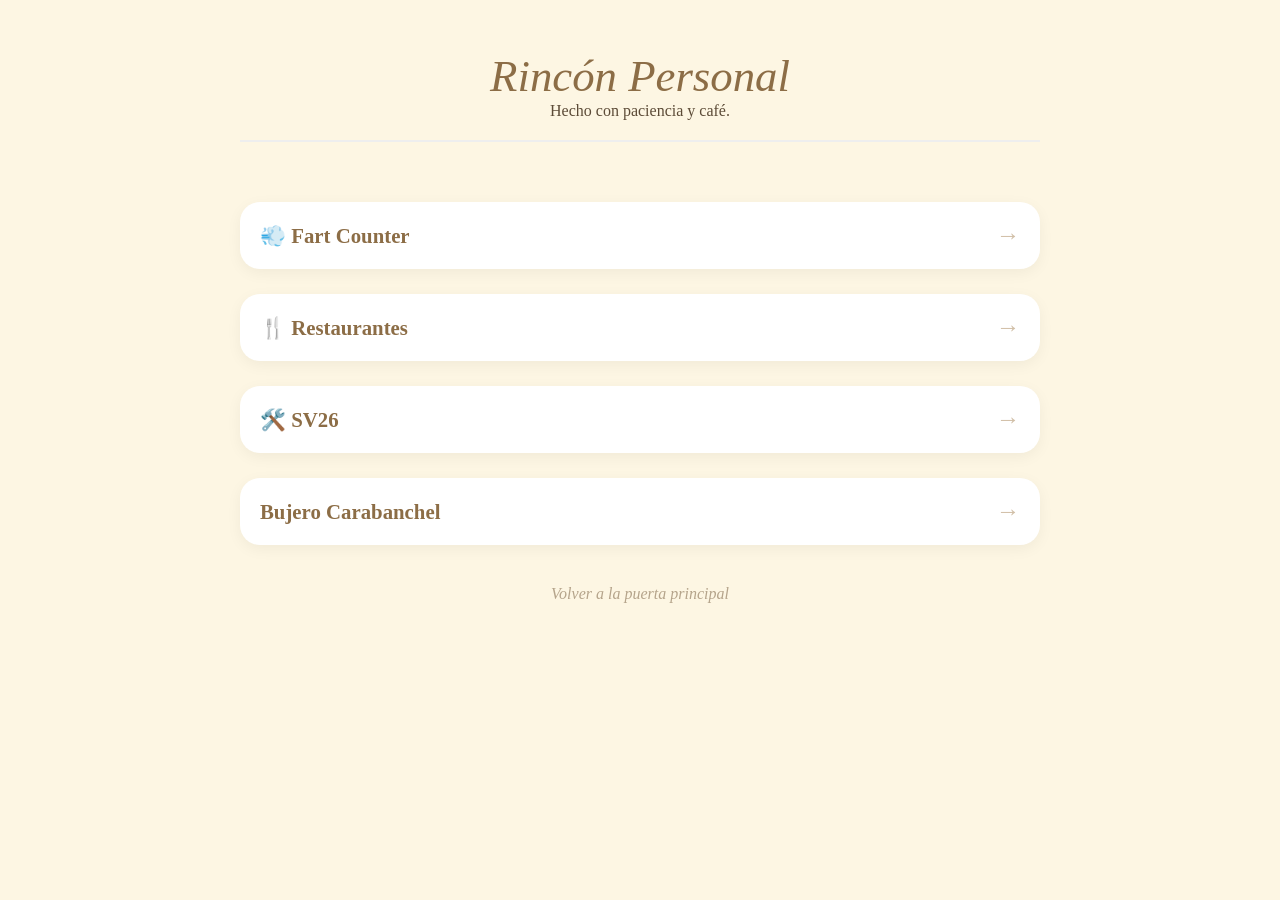
<file: index.html>
<!DOCTYPE html>
<html lang="es">
<head>
    <meta charset="UTF-8">
    <meta name="viewport" content="width=device-width, initial-scale=1.0">
    <title>Mis Creaciones</title>
    <style>
        * { margin: 0; padding: 0; box-sizing: border-box; }
        body { 
            font-family: 'Georgia', serif; 
            background-color: #fdf6e3; /* Papel crema */
            color: #5c4b37; /* Marrón suave */
            padding: 50px 20px;
        }
        .contenedor { max-width: 800px; margin: 0 auto; }
        .header { text-align: center; margin-bottom: 60px; border-bottom: 2px solid #eee; padding-bottom: 20px; }
        h1 { font-style: italic; font-weight: 400; font-size: 2.8em; color: #8c6d46; }
        
        .lista-proyectos { list-style: none; }
        .proyecto-item { 
            margin-bottom: 25px; 
            padding: 20px; 
            background: #fff; 
            border-radius: 20px; 
            box-shadow: 0 4px 15px rgba(0,0,0,0.05);
            display: flex;
            align-items: center;
            justify-content: space-between;
            text-decoration: none;
            color: inherit;
            transition: 0.3s;
        }
        .proyecto-item:hover { transform: scale(1.02); box-shadow: 0 6px 20px rgba(140, 109, 70, 0.15); }
        .nombre { font-size: 1.3em; font-weight: bold; color: #8c6d46; }
        .flecha { color: #d1bfa7; font-size: 1.5em; }
        
        .btn-inicio { 
            display: block; margin-top: 40px; text-align: center; 
            color: #b5a48b; text-decoration: none; font-style: italic;
        }
    </style>
</head>
<body>
    <div class="contenedor">
        <div class="header">
            <h1>Rincón Personal</h1>
            <p>Hecho con paciencia y café.</p>
        </div>

        <div class="lista-proyectos">
            <a href="fart-counter/index.html" class="proyecto-item">
                <div>
                    <span class="nombre">💨 Fart Counter</span>
                </div>
                <span class="flecha">→</span>
            </a>

            <a href="Restaurantes/index.html" class="proyecto-item">
                <div>
                    <span class="nombre">🍴 Restaurantes</span>
                </div>
                <span class="flecha">→</span>
            </a>

            <a href="SV26/index.html" class="proyecto-item">
                <div>
                    <span class="nombre">🛠️ SV26</span>
                </div>
                <span class="flecha">→</span>
            </a>

            <a href="HoleCarabanchel/index.html" class="proyecto-item">
                <div>
                    <span class="nombre">Bujero Carabanchel</span>
                </div>
                <span class="flecha">→</span>
            </a>
        </div>

        <a href="../index.html" class="btn-inicio">Volver a la puerta principal</a>
    </div>
</body>
</html>
</file>
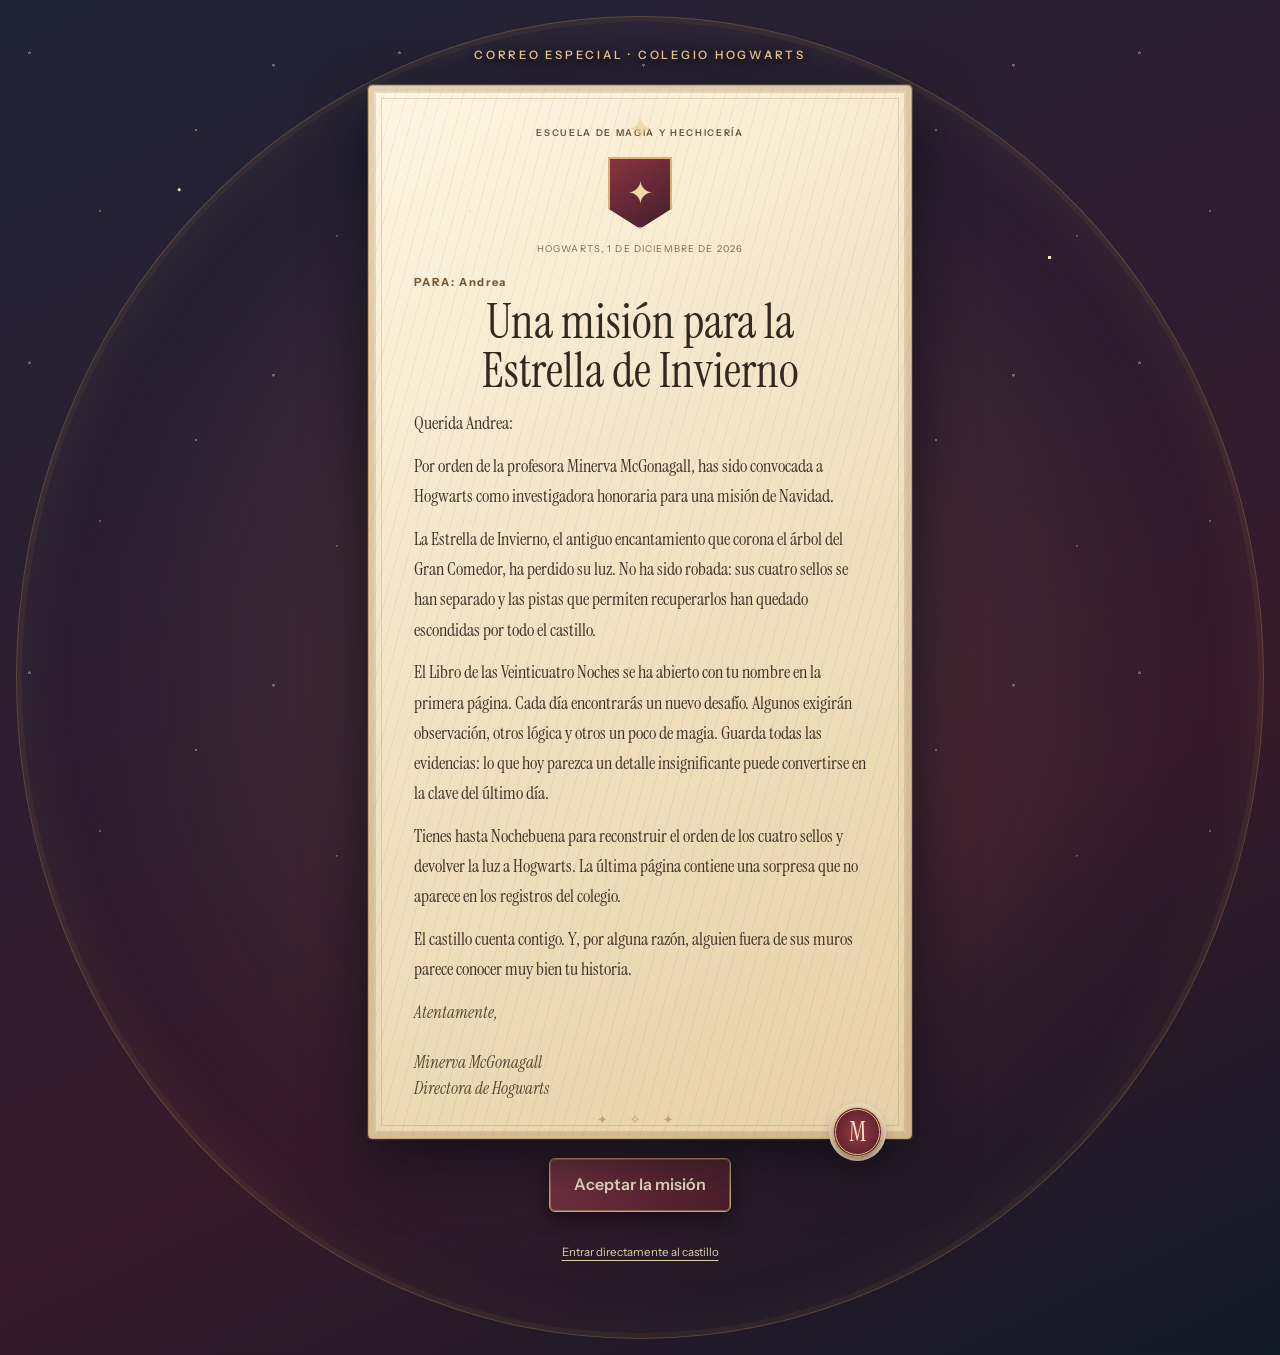
<file: CalendarioAdvientoHP/index.html>
<!doctype html>
<html lang="es">
<head>
  <meta charset="utf-8">
  <meta name="viewport" content="width=device-width, initial-scale=1">
  <meta name="theme-color" content="#542632">
  <meta name="mobile-web-app-capable" content="yes">
  <meta name="apple-mobile-web-app-capable" content="yes">
  <meta name="apple-mobile-web-app-title" content="Hogwarts · Navidad">
  <title>La Estrella de Invierno · Hogwarts</title>
  <link rel="manifest" href="./manifest.webmanifest?v=20261127-8">
  <link rel="icon" type="image/svg+xml" href="./favicon.svg?v=20261127-1">
  <link rel="stylesheet" href="./estilos.css?v=20261127-7">
  <link rel="stylesheet" href="./experiencias.css?v=20261127-7">
  <link rel="stylesheet" href="./acabado.css?v=20261127-7">
  <link rel="stylesheet" href="./invierno.css?v=20261127-2">
  <link rel="stylesheet" href="./gryffindor.css?v=20261127-4">
  <script defer src="./escape-room.js?v=20261127-7"></script>
  <script defer src="./calendario-publicado.js?v=20261127-7"></script>
  <script defer src="./recursos-reto.js?v=20261127-7"></script>
  <script defer src="./retos-avanzados.js?v=20261127-7"></script>
  <script defer src="./mecanismos.js?v=20261127-7"></script>
  <script defer src="./experiencias.js?v=20261127-7"></script>
  <script defer src="./cerradura-transmisiones.js?v=20261127-7"></script>
  <script defer src="./vista-reto.js?v=20261127-7"></script>
  <script defer src="./app.js?v=20261127-7"></script>
</head>
<body>
  <main>
    <section id="portada" aria-labelledby="dedicatoria">
      <button id="abrir" type="button">Abrir invitación</button>
    </section>

    <section id="calendario" aria-labelledby="titulo-calendario" hidden>
      <header class="introduccion">
        <h1 id="titulo-calendario" tabindex="-1">Hogwarts<br><em>La Estrella de Invierno</em></h1>
      </header>

      <div class="escena">
        <div class="luna" aria-hidden="true"></div>
        <div class="casa">
          <div class="tejado" aria-hidden="true">
            <span class="chimenea"></span>
            <div class="fronton"><span></span></div>
          </div>
          <div class="fachada">
            <span class="guirnalda-casa" aria-hidden="true"></span>
            <div id="puertas" class="puertas" role="group" aria-label="Puertas del calendario"></div>
          </div>
          <div class="escalones" aria-hidden="true"></div>
        </div>
        <div class="abeto abeto-izquierdo" aria-hidden="true"></div>
        <div class="abeto abeto-derecho" aria-hidden="true"></div>
        <div class="suelo" aria-hidden="true"></div>
      </div>
      <button class="boton" id="abrir-cuaderno" type="button" aria-haspopup="dialog">Cuaderno de evidencias</button>
      <button class="repetir-introduccion" id="repetir-introduccion" type="button">Volver a leer la invitación</button>
    </section>
  </main>

  <dialog id="sorpresa" aria-labelledby="titulo">
    <span class="limite-foco" id="inicio-tarjeta" tabindex="0"></span>
    <form class="barra-tarjeta" method="dialog">
      <p id="dia" class="fecha"></p>
      <button class="cerrar" aria-label="Cerrar sorpresa" autofocus>×</button>
    </form>
    <h2 id="titulo"></h2>
    <div id="contenido"></div>
    <span class="limite-foco" id="fin-tarjeta" tabindex="0"></span>
  </dialog>

  <dialog id="cuaderno" aria-labelledby="titulo-cuaderno">
    <span class="limite-foco" tabindex="0"></span>
    <form class="barra-tarjeta" method="dialog">
      <span class="fecha">Evidencias ganadas</span>
      <button class="cerrar" aria-label="Cerrar cuaderno" autofocus>×</button>
    </form>
    <h2 id="titulo-cuaderno">Cuaderno</h2>
    <div id="tarjetas-cuaderno"></div>
    <span class="limite-foco" tabindex="0"></span>
  </dialog>
</body>
</html>
</file>
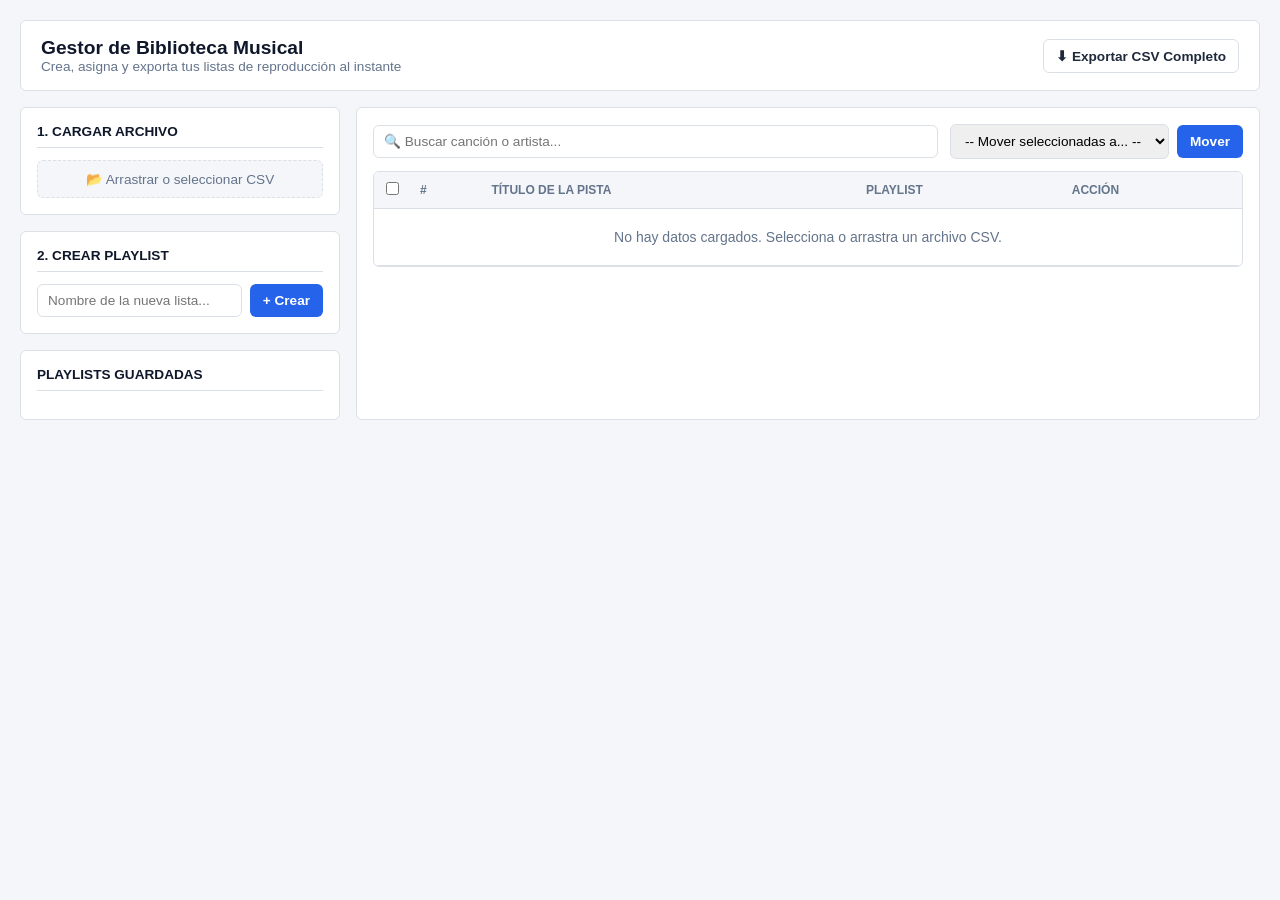
<file: CreadorDePlaylists/index.html>
<!DOCTYPE html>
<html lang="es">

<head>
    <meta charset="UTF-8">
    <meta name="viewport" content="width=device-width, initial-scale=1.0">
    <title>Gestor Accesible de Playlists</title>
    <link rel="stylesheet" href="style.css">
</head>

<body>

    <div class="container">
        <!-- Header Principal -->
        <header>
            <div>
                <h1>Gestor de Biblioteca Musical</h1>
                <p>Crea, asigna y exporta tus listas de reproducción al instante</p>
            </div>
            <div class="header-actions">
                <button type="button" id="btnExportarTodo" class="btn btn-secondary">⬇ Exportar CSV Completo</button>
            </div>
        </header>

        <div class="main-layout">
            <!-- Sidebar: Playlists Accesibles -->
            <aside>
                <!-- Carga de Archivo -->
                <section class="card">
                    <div class="card-title">1. Cargar Archivo</div>
                    <div class="file-upload-wrapper" id="dropZone">
                        <label for="csvFileInput" class="file-upload-btn" id="uploadLabel">
                            📂 Arrastrar o seleccionar CSV
                        </label>
                        <input type="file" id="csvFileInput" accept=".csv">
                    </div>
                </section>

                <!-- Creador de Playlist Integrado -->
                <section class="card">
                    <div class="card-title">2. Crear Playlist</div>
                    <div class="quick-create-box">
                        <input type="text" id="playlistNameInput" placeholder="Nombre de la nueva lista...">
                        <button type="button" id="btnCrearPlaylist" class="btn btn-primary">+ Crear</button>
                    </div>
                </section>

                <!-- Listas Disponibles con Exportación Directa -->
                <section class="card flex-grow">
                    <div class="card-title">Playlists Guardadas</div>
                    <ul class="playlist-list" id="playlistList">
                        <!-- Se puebla por JS -->
                    </ul>
                </section>
            </aside>

            <!-- Área Principal: Asignación y Rápido Filtro -->
            <main class="card">
                <!-- Barra de Acción Rápida -->
                <div class="table-toolbar">
                    <div class="search-box">
                        <input type="text" id="searchInput" placeholder="🔍 Buscar canción o artista...">
                    </div>

                    <!-- Asignación Directa -->
                    <div class="assign-box">
                        <select id="assignPlaylistSelect">
                            <option value="">-- Mover seleccionadas a... --</option>
                        </select>
                        <button class="btn btn-primary" id="btnAsignar">Mover</button>
                    </div>
                </div>

                <!-- Tabla de Datos -->
                <div class="table-container">
                    <table>
                        <thead>
                            <tr>
                                <th class="checkbox-col"><input type="checkbox" id="selectAll"></th>
                                <th>#</th>
                                <th>Título de la Pista</th>
                                <th>Playlist</th>
                                <th>Acción</th>
                            </tr>
                        </thead>
                        <tbody id="tracksTableBody">
                            <tr>
                                <td colspan="5" class="empty-msg">No hay datos cargados. Selecciona o arrastra un
                                    archivo CSV.</td>
                            </tr>
                        </tbody>
                    </table>
                </div>
            </main>
        </div>
    </div>

    <script src="script.js"></script>
</body>

</html>
</file>
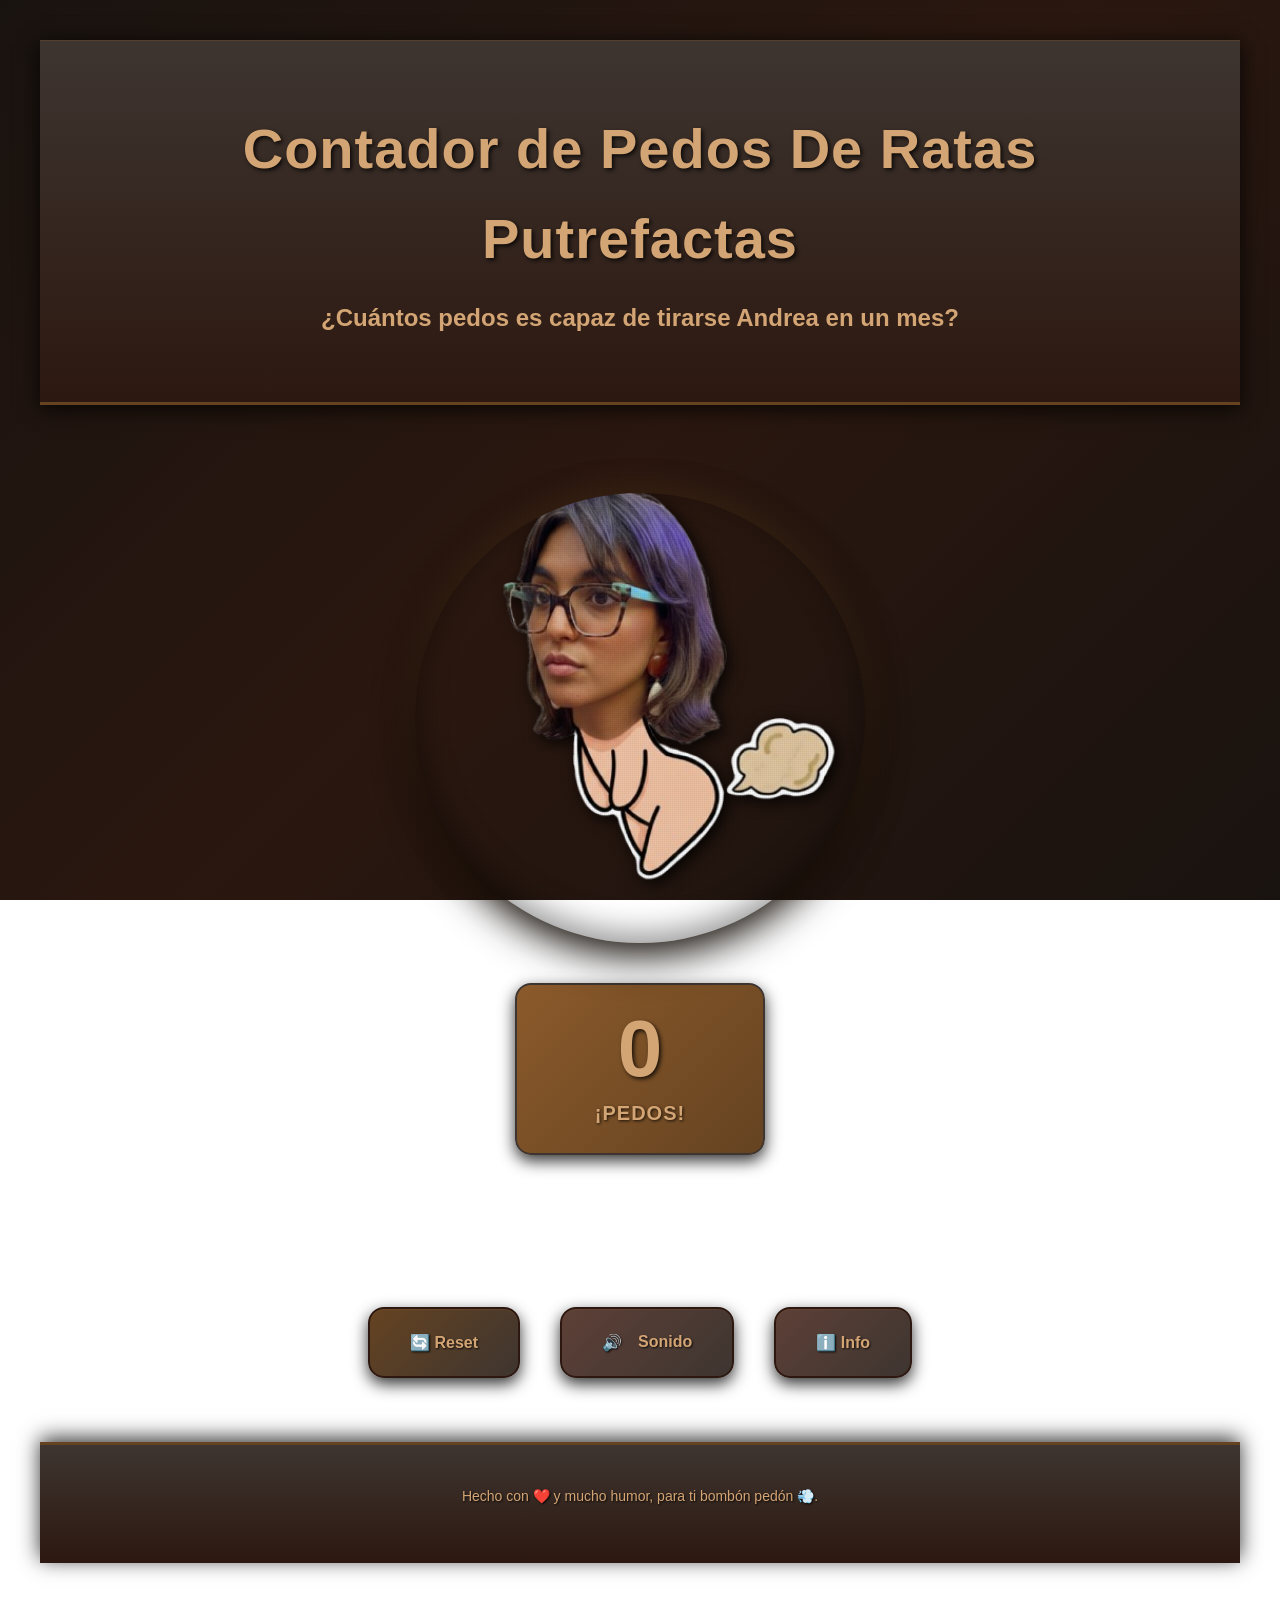
<file: fart-counter/index.html>
<!DOCTYPE html>
<html lang="es">
<head>
    <meta charset="UTF-8">
    <meta name="viewport" content="width=device-width, initial-scale=1.0">
    <meta name="description" content="Contador de pedos de ratas putrefactas - La app más loca y divertida. 💨">
    <meta name="theme-color" content="#FF8C42">
    
    <title>Contador de Pedos de Ratas Putrefactas</title>
    
    <!-- Favicon -->
    <link rel="icon" type="image/svg+xml" href="assets/icons/favicon.svg">
    <link rel="apple-touch-icon" href="assets/icons/apple-touch-icon.png">
    
    <!-- Estilos -->
    <link rel="stylesheet" href="css/styles.css">
</head>
<body>
    <!-- HEADER -->
    <header class="header">
        <div class="header__container">
            <div class="header__logo">
                <div class="header__title-container">
                    <h1 class="header__title">Contador de Pedos De Ratas Putrefactas</h1>
                </div>
            </div>
                <div class="header__title-container">
                    <h2 class="header__title-container">¿Cuántos pedos es capaz de tirarse Andrea en un mes?</h2>
                </div>
        </div>
    </header>

    <!-- MAIN CONTENT -->
    <main class="main">
        <div class="container">
            
            <!-- LAYOUT SIMPLE: IMAGEN COMO BOTÓN -->
            <section class="counter-layout-simple" aria-live="polite" aria-atomic="true">
                
                <div class="fart-animation-container" id="fartAnimationContainer"></div>
                
                <!-- BOTÓN CON IMAGEN -->
                <button 
                    id="mainButton" 
                    class="main-image-button" 
                    aria-label="Pulsa para contar un pedo"
                    aria-pressed="false"
                >
                    <img src="assets/images/andrea_pedo.png" alt="Pulsa aquí" class="button-image">
                </button>
                
                <!-- CONTADOR DEBAJO -->
                <div class="counter-display-below">
                    <div class="counter-number" id="counterDisplay" role="status">0</div>
                    <div class="counter-label">¡Pedos!</div>
                </div>
                
            </section>

            <!-- CONTROLS -->
            <section class="controls-section">
                <div class="controls">
                    <button 
                        id="resetButton" 
                        class="btn btn--secondary" 
                        aria-label="Resetear contador a cero"
                    >
                        🔄 Reset
                    </button>
                    
                    <button 
                        id="soundToggle" 
                        class="btn btn--tertiary" 
                        aria-label="Activar o desactivar sonidos"
                        aria-pressed="true"
                    >
                        <span class="sound-icon">🔊</span> Sonido
                    </button>

                    <button 
                        id="infoButton" 
                        class="btn btn--tertiary" 
                        aria-label="Mostrar información"
                    >
                        ℹ️ Info
                    </button>
                </div>
            </section>

            <!-- VOLUME CONTROL (SECONDARY) -->
            <section class="volume-section" style="display: none;" id="volumeSection">
                <label for="volumeSlider" class="volume-label">Volumen</label>
                <input 
                    type="range" 
                    id="volumeSlider" 
                    class="volume-slider" 
                    min="0" 
                    max="100" 
                    value="70"
                    aria-label="Control de volumen"
                >
                <span class="volume-value" id="volumeValue">70%</span>
            </section>

        </div>
    </main>

    <!-- FOOTER -->
    <footer class="footer">
        <div class="footer__content">
            <p class="footer__text">
                Hecho con ❤️ y mucho humor, para ti bombón pedón 💨.
            </p>
        </div>
    </footer>

    <!-- MODAL DE CONFIRMACIÓN PARA RESET -->
    <div id="confirmModal" class="modal" style="display: none;" role="dialog" aria-modal="true" aria-labelledby="modalTitle">
        <div class="modal__overlay"></div>
        <div class="modal__content">
            <h2 id="modalTitle" class="modal__title">¿Resetear contador?</h2>
            <p class="modal__message">
                ¿Estás seguro? Tu contador volverá a 0. 😅
            </p>
            <div class="modal__buttons">
                <button id="confirmReset" class="btn btn--success" aria-label="Confirmar reset">
                    Sí, resetea
                </button>
                <button id="cancelReset" class="btn btn--danger" aria-label="Cancelar reset">
                    Cancelar
                </button>
            </div>
        </div>
    </div>

    <!-- MODAL DE INFORMACIÓN -->
    <div id="infoModal" class="modal" style="display: none;" role="dialog" aria-modal="true" aria-labelledby="infoTitle">
        <div class="modal__overlay"></div>
        <div class="modal__content">
            <h2 id="infoTitle" class="modal__title">Información</h2>
            <div class="modal__message">
                <p>
                    Una aplicación 100% divertida y 100% profesional para contar 
                    los momentos más... digamos, memorables.
                </p>
                <h3>Características:</h3>
                <ul>
                    <li>✨ Contador con persistencia de datos</li>
                    <li>🎨 Diseño responsivo (móvil y desktop)</li>
                    <li>🔊 Efectos de sonido divertidos</li>
                    <li>🎭 Animaciones satisfactorias</li>
                    <li>📱 Funciona offline</li>
                </ul>
            </div>
            <div class="modal__buttons">
                <button id="closeInfoModal" class="btn btn--primary" aria-label="Cerrar información">
                    Entendido
                </button>
            </div>
        </div>
    </div>

    <!-- SCRIPTS -->
    <script src="js/storage.js"></script>
    <script src="js/audio.js"></script>
    <script src="js/app.js"></script>
</body>
</html>
</file>
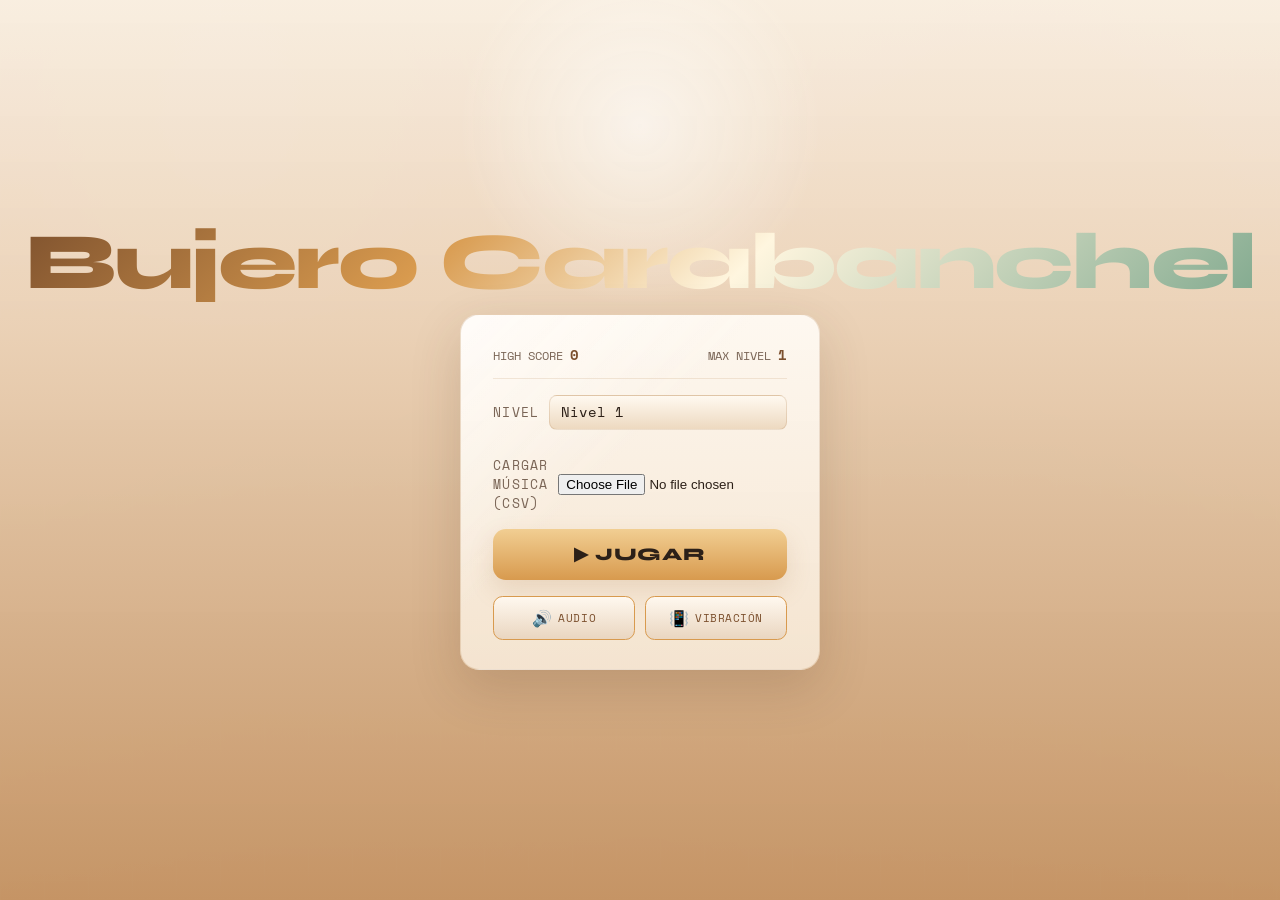
<file: HoleCarabanchel/index.html>
<!DOCTYPE html>
<html lang="es">

<head>
    <meta charset="UTF-8">
    <meta name="viewport" content="width=device-width, initial-scale=1.0, maximum-scale=1.0, user-scalable=no">
    <title>Hole Carabanchel</title>
    <link rel="stylesheet" href="style.css">
</head>

<body>

    <!-- ── MENÚ PRINCIPAL ── -->
    <div id="menu">
        <div class="menu-title">Bujero Carabanchel</div>

        <div class="menu-card">
            <div class="info-row">
                <span>HIGH SCORE <b id="menuHighScore">0</b></span>
                <span>MAX NIVEL <b id="menuMaxLevel">1</b></span>
            </div>

            <div class="level-selector">
                <label>Nivel</label>
                <select id="levelSelect"></select>
            </div>

            <div class="level-selector" style="margin-top: 10px;">
                <label>Cargar Música (CSV)</label>
                <input type="file" id="csvFileInput" accept=".csv">
            </div>

            <button class="btn-play" id="btnPlay">▶ JUGAR</button>

            <div class="toggle-row">
                <button class="toggle-btn active" id="btnAudio">
                    <span class="icon">🔊</span> Audio
                </button>
                <button class="toggle-btn active" id="btnVibrate">
                    <span class="icon">📳</span> Vibración
                </button>
            </div>
        </div>
    </div>

    <!-- ── HUD ── -->
    <div id="hud">
        <div class="hud-chip" id="hud-quota">
            <span class="lbl">🎯</span>
            <span class="val" id="hud-quota-val">0/10</span>
        </div>

        <div class="hud-chip" id="hud-score">
            <span class="lbl">★</span>
            <span class="val" id="hud-score-val">0</span>
        </div>

        <div class="hud-chip" id="hud-time">
            <span class="lbl">⏱</span>
            <span class="val" id="hud-time-val">60</span>
        </div>

        <div class="hud-spacer"></div>

        <button class="hud-btn active" id="hudAudio">🔊</button>
        <button class="hud-btn" id="hudPause">⏸</button>
    </div>

    <!-- POWERUPS -->
    <div id="powerup-bar"></div>

    <!-- CANVAS -->
    <canvas id="gameCanvas"></canvas>

    <!-- PAUSE -->
    <div class="overlay" id="pauseOverlay">
        <div class="overlay-title pause">PAUSA</div>
        <div class="overlay-sub">El reloj está detenido</div>
        <div class="overlay-btns">
            <button class="btn-secondary" id="btnPauseMenu">↩ Menú</button>
            <button class="btn-primary" id="btnResume">▶ Continuar</button>
        </div>
    </div>

    <!-- END -->
    <div class="overlay" id="endOverlay">
        <div class="overlay-title" id="endTitle">FIN</div>
        <div class="overlay-sub" id="endSub"></div>
        <div class="overlay-btns">
            <button class="btn-secondary" id="btnEndMenu">↩ Menú</button>
            <button class="btn-primary" id="btnNextLevel">▶ Siguiente nivel</button>
            <button class="btn-primary" id="btnReplay">↺ Repetir</button>
        </div>
    </div>

    <script src="script.js"></script>
</body>

</html>
</file>
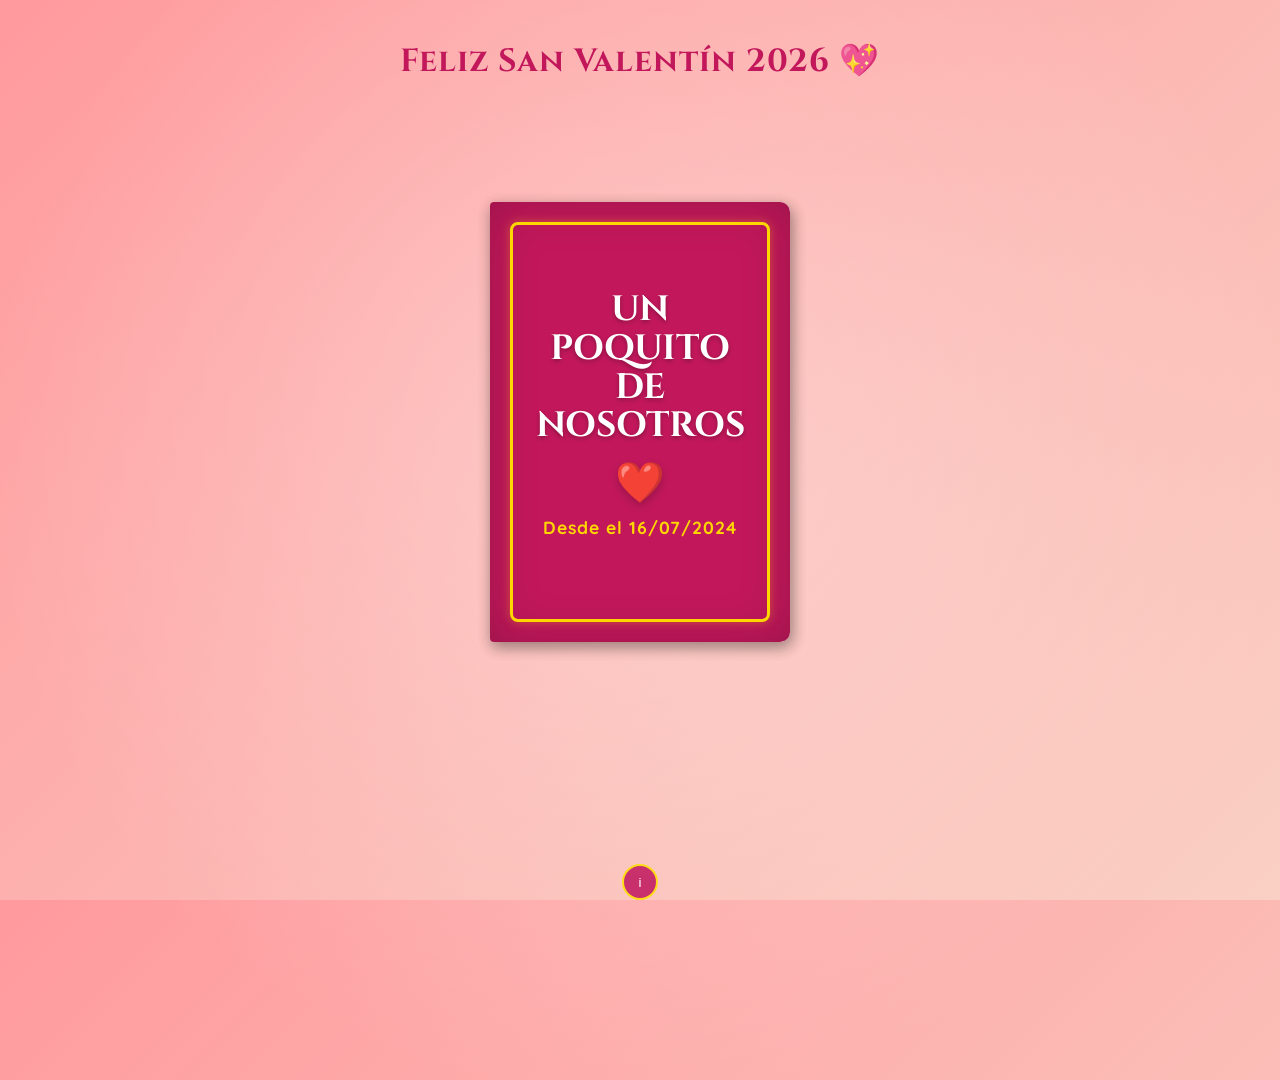
<file: SV26/index.html>
<!DOCTYPE html>
<html lang="es">
<head>
    <meta charset="UTF-8">
    <meta name="viewport" content="width=device-width, initial-scale=1.0, maximum-scale=1.0, user-scalable=no">
    <title>FELIZ SV2026 ❤️</title>
    <link rel="stylesheet" href="style.css">
    <link href="https://fonts.googleapis.com/css2?family=Cinzel:wght@700&family=Dancing+Script:wght@700&family=Quicksand:wght@400;500;700&display=swap" rel="stylesheet">
</head>
<body>
    
    <div class="bright-light"></div>

    <header class="main-header">
        <h1>Feliz San Valentín 2026 💖</h1>
        <div class="counter-wrapper">
        </div>
    </header>

    <div class="scene">
        <div class="book" id="book">
            
            <div class="page cover" id="p1">
    
                <div class="front cover-design">
                    <div class="gold-border"></div>
                    <h2>UN<br>POQUITO<br>DE<br>NOSOTROS</h2>
                    <div class="seal">❤️</div>
                    <p class="date">Desde el 16/07/2024</p>
                </div>
                
                <div class="back paper">
                    <div class="dedication-container">
                        <div class="ornament top">&#10087;</div>
                        <p class="message-body" style="font-size: 1.3rem;">
                            Aquí hay unas poquitas fotos con detalles tan bonitos como tú
                        </p>
                        <div class="ornament bottom">&#10087;</div>
                    </div>
                </div>

            </div>

            <div class="page" id="p2">
                <div class="front paper"><div class="grid" id="grid-1"></div></div>
                <div class="back paper"><div class="grid" id="grid-2"></div></div>
            </div>

            <div class="page" id="p3">
                <div class="front paper"><div class="grid" id="grid-3"></div></div>
                <div class="back paper"><div class="grid" id="grid-4"></div></div>
            </div>

            <div class="page cover" id="p4">
                
                <div class="front paper">
                    <div class="dedication-container">
                        <div class="corner-ornament">❧</div>
                        <p class="message-body">
                            Bueno corazón, no es mucho pero espero que te guste.<br><br>
                            Ya sabes que no soy muy fan de San Valentín, pero se que para tí es importante.<br>
                            Gracias por este tiempo contigo,
                        </p>
                        <p class="message-sign">Te amo.</p>
                        <div class="corner-ornament flipped-ornament">❧</div>
                    </div>
                </div>

                <div class="back cover-design reverse">
                    <div class="gold-border"></div>
                    <h3>Te Amo mi hadita</h3>
                    <p class="final-msg">Contigo cualquier día es San Valentín, y ya van unos <span id="days-count">0</span>, y los que nos quedan.</p>
                </div>
            </div>

        </div>
    </div>

    <div class="info-wrapper">
        <button id="info-btn" class="info-btn">i</button>
        <div id="info-tooltip" class="info-tooltip">
            <p>✨ Es un libro, ya sabes como funcionan</p>
            <p>✨ Prueba a 'escuchar' una foto (sube un poco el volumen)</p>
        </div>
    </div>

    <div id="zoom-overlay" class="overlay">
        <div id="zoom-content"></div>
    </div>

    <script src="script.js"></script>
</body>
</html>
</file>
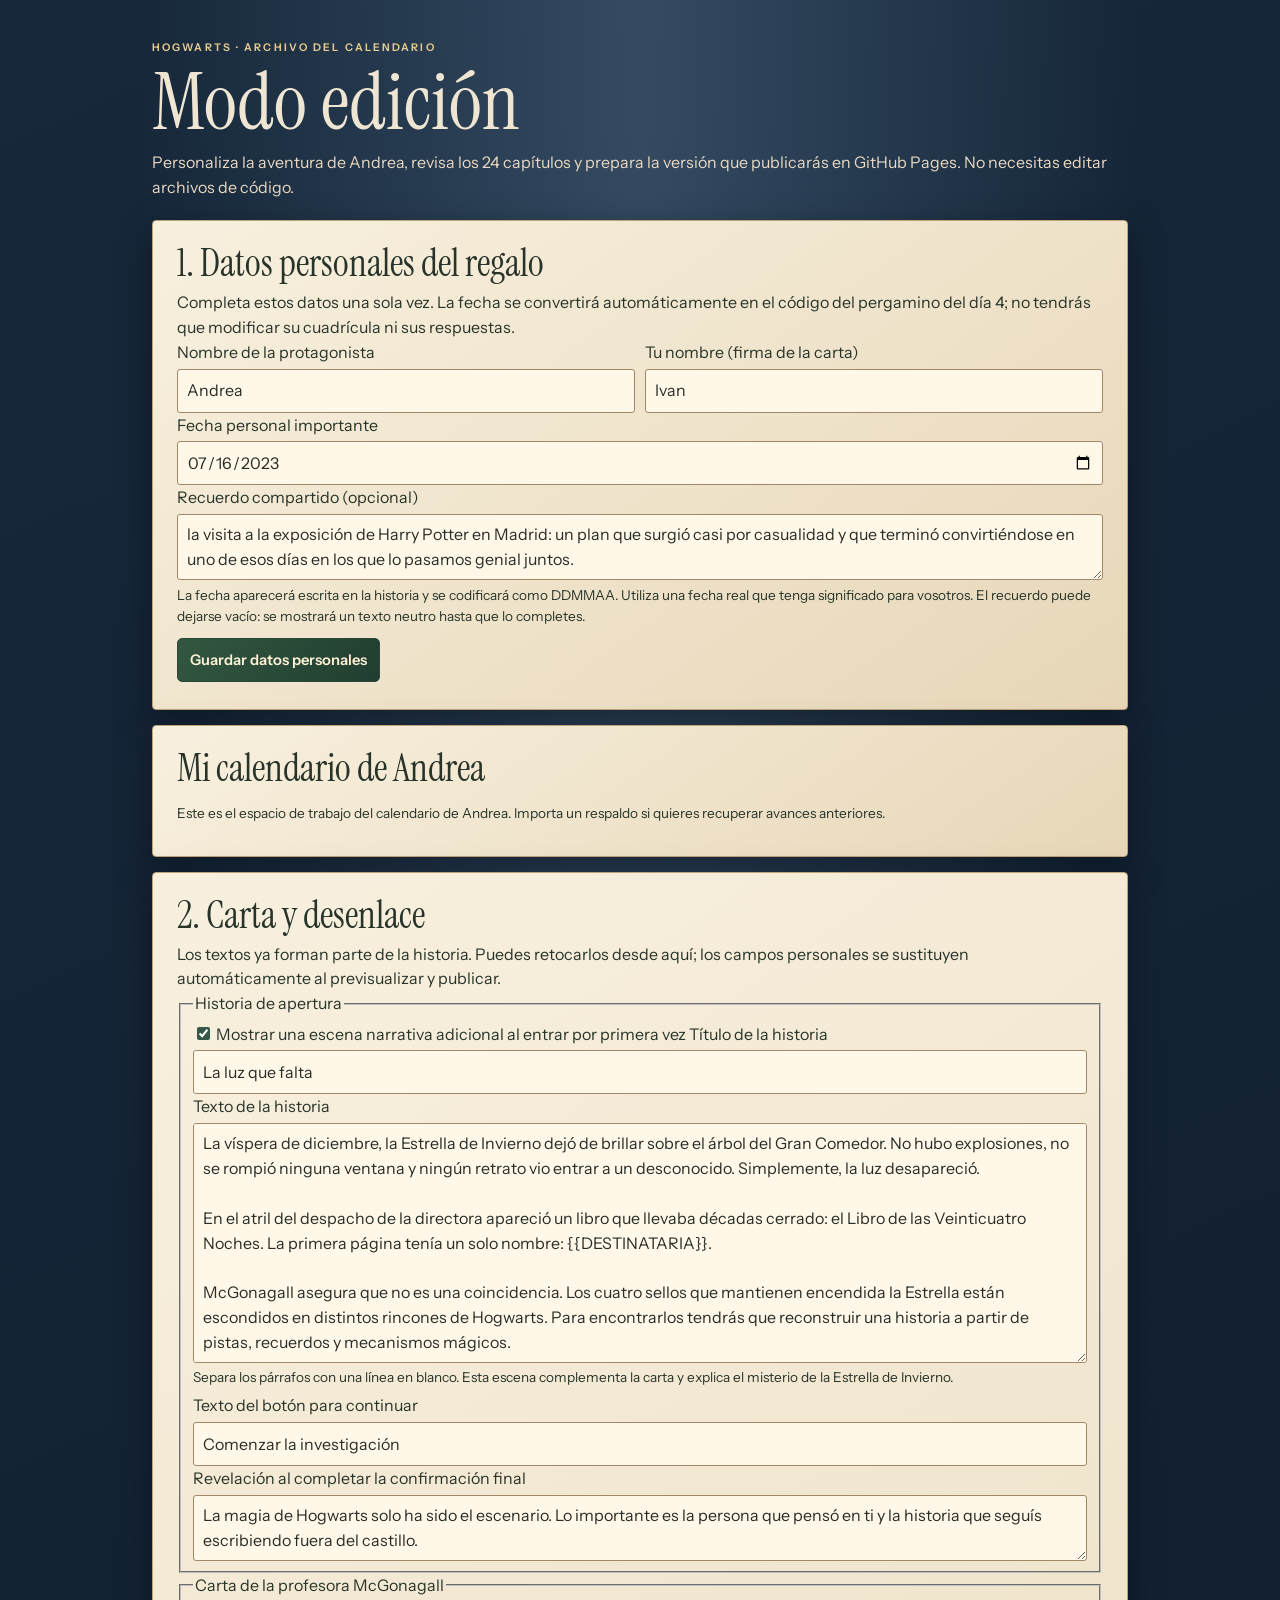
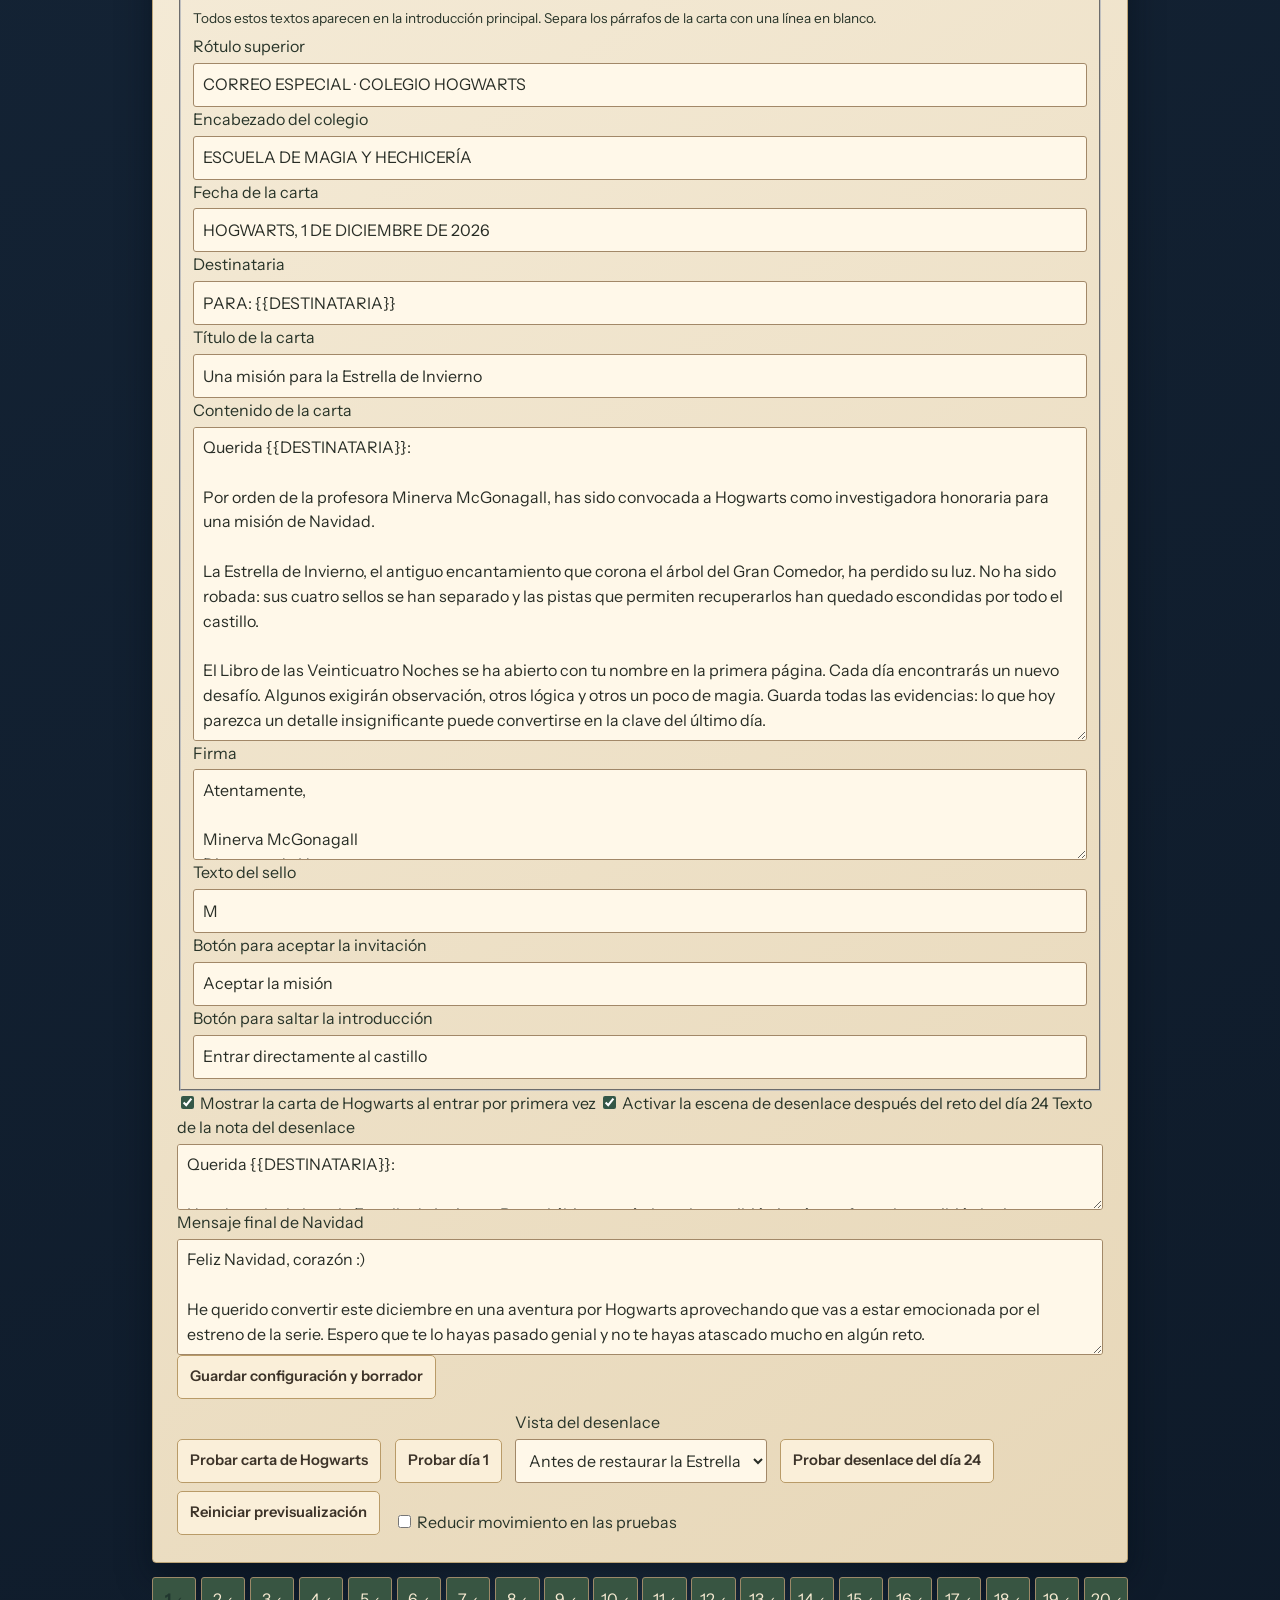
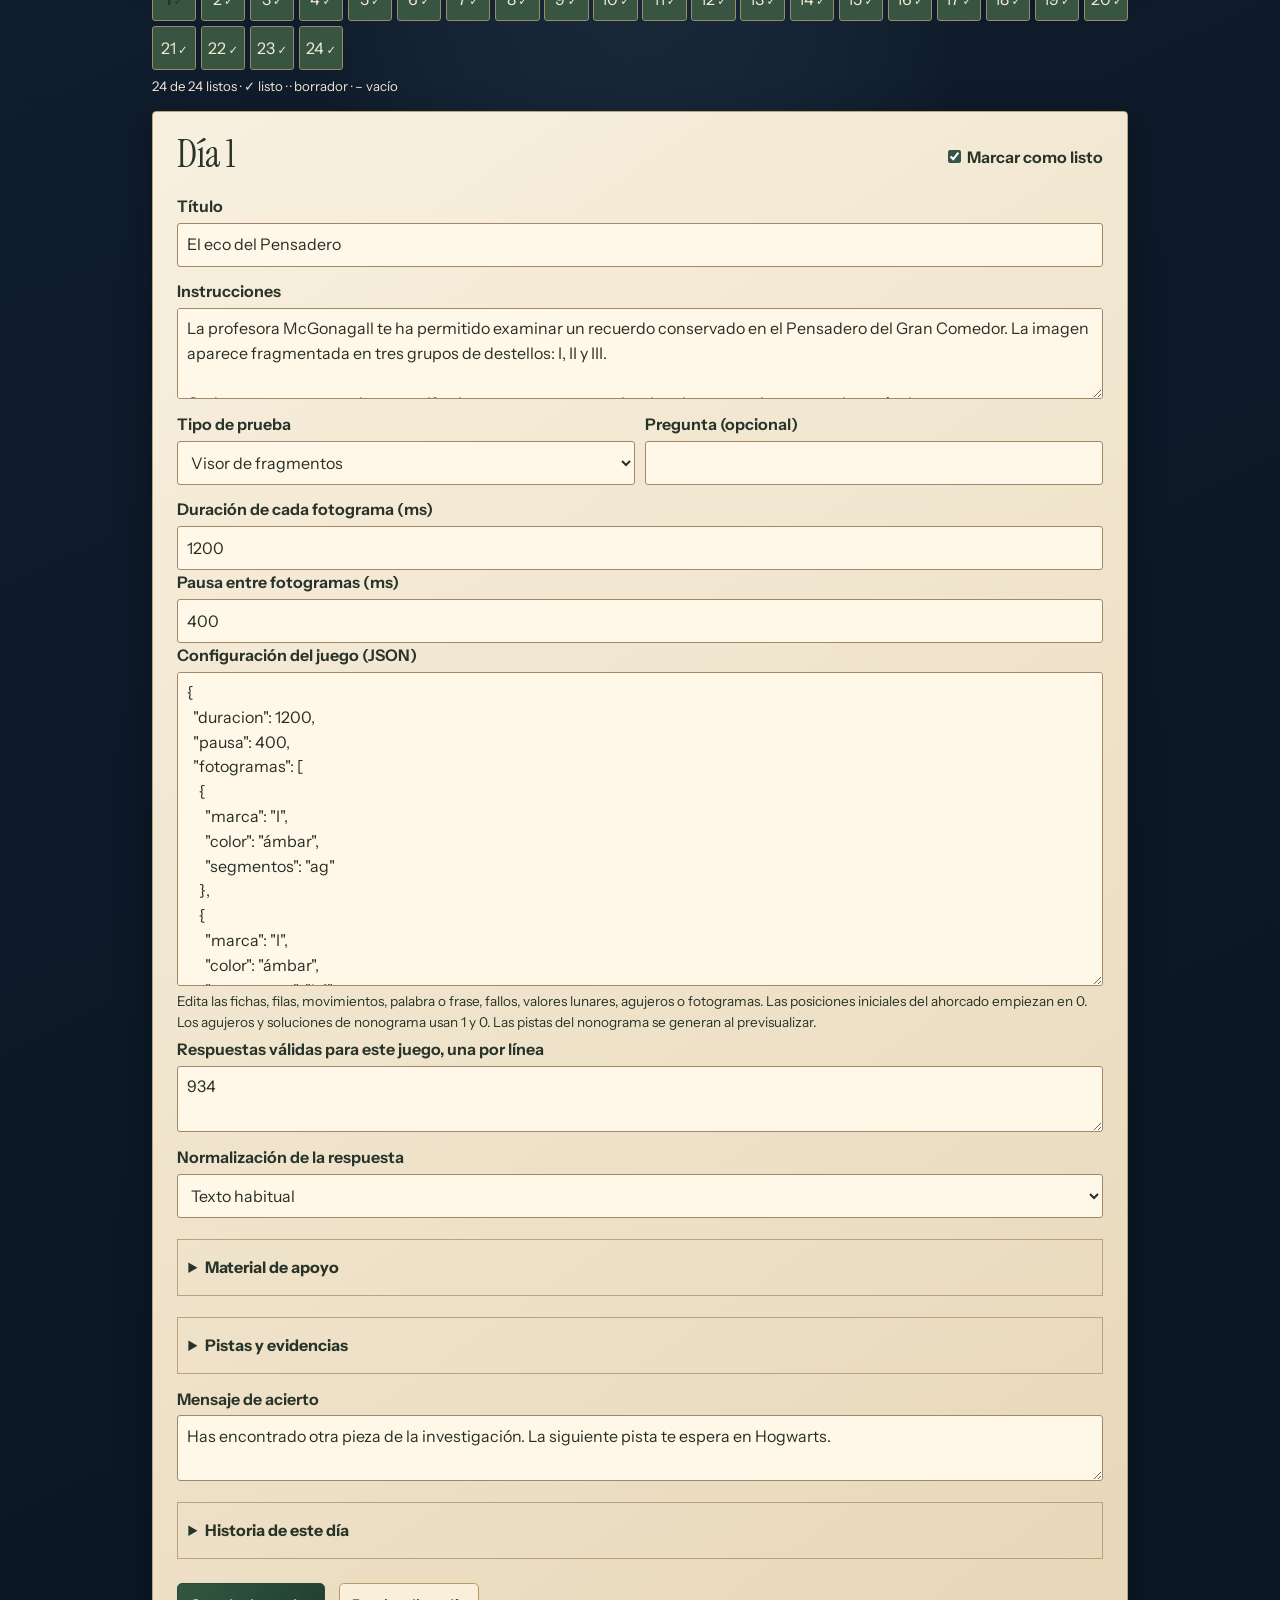
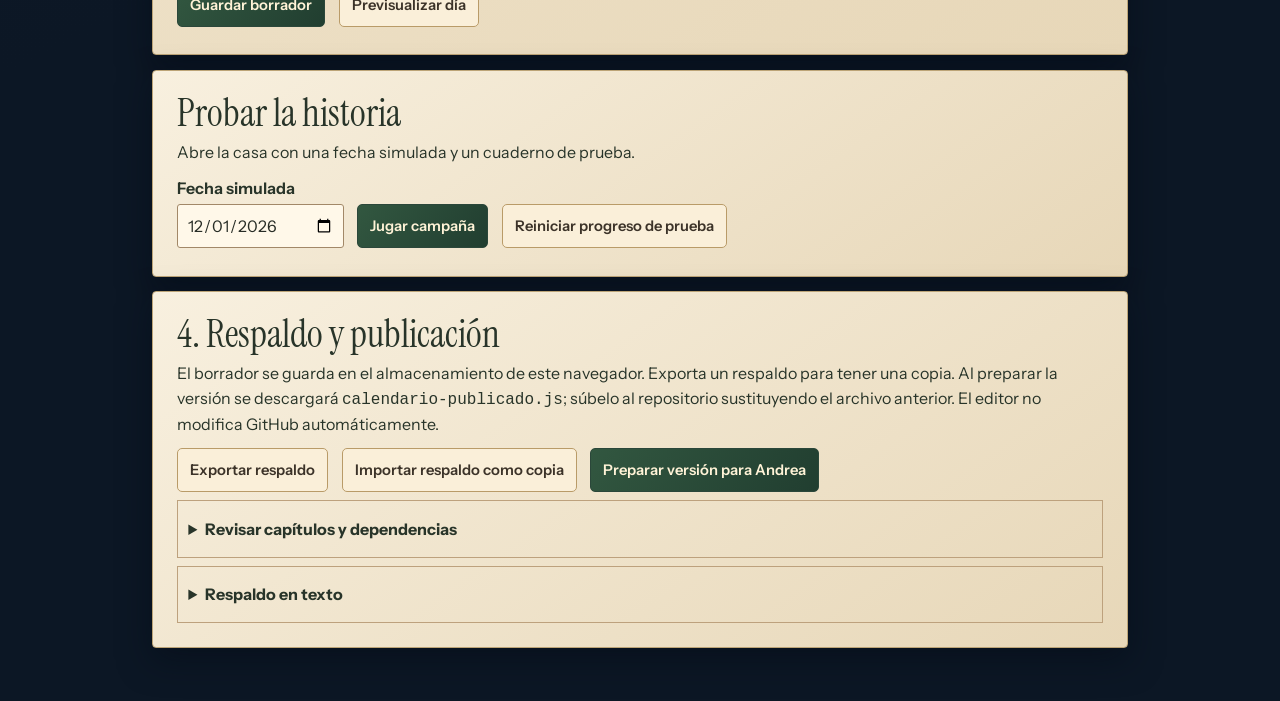
<file: CalendarioAdvientoHP/editor.html>
<!doctype html>
<html lang="es">
<head>
  <meta charset="utf-8">
  <meta name="viewport" content="width=device-width, initial-scale=1">
  <meta name="robots" content="noindex, nofollow">
  <title>Editor de la Estrella de Invierno · Hogwarts</title>
  <link rel="stylesheet" href="./estilos.css?v=20261127-2">
  <link rel="stylesheet" href="./experiencias.css?v=20261127-2">
  <link rel="stylesheet" href="./acabado.css?v=20261127-2">
  <link rel="stylesheet" href="./editor.css?v=20261127-2">
  <script defer src="./escape-room.js?v=20261127-2"></script>
  <script defer src="./calendario-publicado.js?v=20261127-2"></script>
  <script defer src="./recursos-reto.js?v=20261127-2"></script>
  <script defer src="./retos-avanzados.js?v=20261127-2"></script>
  <script defer src="./mecanismos.js?v=20261127-2"></script>
  <script defer src="./experiencias.js?v=20261127-2"></script>
  <script defer src="./cerradura-transmisiones.js?v=20261127-2"></script>
  <script defer src="./vista-reto.js?v=20261127-2"></script>
  <script defer src="./editor.js?v=20261127-2"></script>
</head>
<body class="pagina-editor">
  <main class="editor">
    <header class="cabecera-editor">
      <p class="fecha">HOGWARTS · ARCHIVO DEL CALENDARIO</p>
      <h1>Modo edición</h1>
      <p>Personaliza la aventura de Andrea, revisa los 24 capítulos y prepara la versión que publicarás en GitHub Pages. No necesitas editar archivos de código.</p>
    </header>
    <p id="solo-local" hidden>Abre el archivo editor.html desde la carpeta del calendario en tu equipo.</p>
    <div id="editor-local" hidden>
      <section class="panel-editor panel-personalizacion" id="personalizacion-editor">
        <h2>1. Datos personales del regalo</h2>
        <p>Completa estos datos una sola vez. La fecha se convertirá automáticamente en el código del pergamino del día 4; no tendrás que modificar su cuadrícula ni sus respuestas.</p>
        <form id="formulario-personalizacion">
          <div class="columnas">
            <label>Nombre de la protagonista <input name="destinataria" value="Andrea" autocomplete="off" required></label>
            <label>Tu nombre (firma de la carta) <input name="remitente" placeholder="Escribe tu nombre" autocomplete="name" required></label>
          </div>
          <div class="columnas">
            <label>Fecha personal importante <input name="fechaEspecial" type="date" required></label>
          </div>
          <label>Recuerdo compartido (opcional) <textarea name="recuerdoCompartido" rows="2" placeholder="Una frase breve sobre un recuerdo que tenga significado para ambos"></textarea></label>
          <p class="ayuda">La fecha aparecerá escrita en la historia y se codificará como DDMMAA. Utiliza una fecha real que tenga significado para vosotros. El recuerdo puede dejarse vacío: se mostrará un texto neutro hasta que lo completes.</p>
          <div class="acciones-editor">
            <button class="control-reto principal" type="submit">Guardar datos personales</button>
          </div>
        </form>
      </section>
      <section class="panel-editor">
        <h2 id="espacio-activo">Mis borradores</h2>
        <div class="acciones-editor">
          <p class="ayuda">Este es el espacio de trabajo del calendario de Andrea. Importa un respaldo si quieres recuperar avances anteriores.</p>
          <button class="control-reto" type="button" id="volver-borradores" hidden>Volver a mis borradores</button>
        </div>
        <label id="selector-copias" hidden>Respaldos importados <select id="copias"></select></label>
      </section>
      <section class="panel-editor" id="experiencias-editor">
        <h2>2. Carta y desenlace</h2>
        <p>Los textos ya forman parte de la historia. Puedes retocarlos desde aquí; los campos personales se sustituyen automáticamente al previsualizar y publicar.</p>
        <form id="formulario-experiencias">
          <fieldset>
            <legend>Historia de apertura</legend>
            <label><input type="checkbox" name="historiaActiva"> Mostrar una escena narrativa adicional al entrar por primera vez</label>
            <label>Título de la historia <input name="historiaTitulo"></label>
            <label>Texto de la historia <textarea name="historiaTexto" rows="9"></textarea></label>
            <p class="ayuda">Separa los párrafos con una línea en blanco. Esta escena complementa la carta y explica el misterio de la Estrella de Invierno.</p>
            <label>Texto del botón para continuar <input name="historiaBoton"></label>
            <label>Revelación al completar la confirmación final <textarea name="revelacion" rows="2"></textarea></label>
          </fieldset>
          <fieldset>
            <legend>Carta de la profesora McGonagall</legend>
            <p class="ayuda">Todos estos textos aparecen en la introducción principal. Separa los párrafos de la carta con una línea en blanco.</p>
            <label>Rótulo superior <input name="cartaRotulo"></label>
            <label>Encabezado del colegio <input name="cartaCabecera"></label>
            <label>Fecha de la carta <input name="cartaFecha"></label>
            <label>Destinataria <input name="cartaDestinatario"></label>
            <label>Título de la carta <input name="cartaTitulo"></label>
            <label>Contenido de la carta <textarea name="cartaTexto" rows="12"></textarea></label>
            <label>Firma <textarea name="cartaFirma" rows="3"></textarea></label>
            <label>Texto del sello <input name="cartaSello"></label>
            <label>Botón para aceptar la invitación <input name="cartaBoton"></label>
            <label>Botón para saltar la introducción <input name="cartaSaltar"></label>
          </fieldset>
          <label><input type="checkbox" name="introduccion"> Mostrar la carta de Hogwarts al entrar por primera vez</label>
          <label><input type="checkbox" name="final"> Activar la escena de desenlace después del reto del día 24</label>
          <label>Texto de la nota del desenlace <textarea name="nota" rows="2"></textarea></label>
          <label>Mensaje final de Navidad <textarea name="mensaje" rows="4"></textarea></label>
          <button class="control-reto" type="submit">Guardar configuración y borrador</button>
        </form>
        <div class="acciones-editor">
          <button class="control-reto" type="button" id="probar-introduccion">Probar carta de Hogwarts</button>
          <button class="control-reto" type="button" id="probar-dia-1">Probar día 1</button>
          <label>Vista del desenlace <select id="inicio-final"><option value="antes">Antes de restaurar la Estrella</option><option value="despues">Estrella restaurada</option><option value="paquete">Carta personal</option></select></label>
          <button class="control-reto" type="button" id="probar-final">Probar desenlace del día 24</button>
          <button class="control-reto" type="button" id="reiniciar-experiencia">Reiniciar previsualización</button>
          <label><input type="checkbox" id="reducir-movimiento-pruebas"> Reducir movimiento en las pruebas</label>
        </div>
      </section>
      <nav class="dias-editor" aria-label="Elegir capítulo">
        <div id="dias-editor"></div>
        <p id="resumen-capitulos"></p>
      </nav>
      <section class="panel-editor" id="edicion">
        <form id="formulario-editor">
          <div class="encabezado-panel">
            <h2 id="dia-editor"></h2>
            <label class="marcar-listo"><input type="checkbox" name="listo"> Marcar como listo</label>
          </div>
          <label>Título <input name="titulo"></label>
          <label>Instrucciones <textarea name="instrucciones" rows="3"></textarea></label>
          <div class="columnas">
            <label>Tipo de prueba <select name="tipo"></select></label>
            <label>Pregunta (opcional) <input name="pregunta"></label>
          </div>
          <div data-tipo="escrita">
            <label>Respuestas válidas, una por línea <textarea name="respuestas" rows="3"></textarea></label>
            <p class="ayuda">Los códigos conservan los ceros iniciales. Se admiten variaciones de tildes, mayúsculas y espacios.</p>
          </div>
          <div data-tipo="opciones" hidden>
            <label>Opciones, una por línea <textarea name="opciones" rows="3"></textarea></label>
            <label>Opción correcta <select name="correcta"></select></label>
          </div>
          <div data-tipo="ordenar" hidden>
            <label>Piezas en el orden correcto, una por línea <textarea name="orden" rows="4"></textarea></label>
          </div>
          <div data-tipo="combinacion" hidden>
            <label>Combinación válida <input name="combinacion" spellcheck="false"></label>
          </div>
          <div id="configuracion-especial" hidden>
            <div id="parametros-juego"></div>
            <label>Configuración del juego (JSON) <textarea name="configuracion" rows="12" spellcheck="false"></textarea></label>
            <p class="ayuda">Edita las fichas, filas, movimientos, palabra o frase, fallos, valores lunares, agujeros o fotogramas. Las posiciones iniciales del ahorcado empiezan en 0. Los agujeros y soluciones de nonograma usan 1 y 0. Las pistas del nonograma se generan al previsualizar.</p>
            <label>Respuestas válidas para este juego, una por línea <textarea id="respuestas-especiales" rows="2"></textarea></label>
          </div>
          <label>Normalización de la respuesta <select name="normalizacion"><option value="">Texto habitual</option><option value="frase">Ignorar también puntuación</option></select></label>
          <details class="detalle-editor">
            <summary>Material de apoyo</summary>
            <label>Dibujo del reto <select name="recursoTipo"></select></label>
            <label id="campo-recurso">Datos del dibujo <textarea name="recursoDatos" rows="4" aria-describedby="ayuda-recurso"></textarea><span class="ayuda" id="ayuda-recurso"></span></label>
            <label>Texto de apoyo <textarea name="apoyo" rows="3"></textarea></label>
            <div class="columnas">
              <label>Ruta de la imagen <input name="imagen" placeholder="./medios/foto.jpg"></label>
              <label>Descripción de la imagen <input name="alt"></label>
            </div>
            <label>Ruta del audio <input name="audio" placeholder="./medios/nota.mp3"></label>
            <label>Transcripción desplegable <textarea name="transcripcion" rows="2"></textarea></label>
            <p class="ayuda">Copia tus archivos en una carpeta junto a index.html. Escribe rutas relativas como las del ejemplo.</p>
          </details>
          <details class="detalle-editor">
            <summary>Pistas y evidencias</summary>
            <label>Pistas, una por línea <textarea name="pistas" rows="4"></textarea></label>
            <p class="ayuda">Se revelan en orden. Usa la última línea para una pista más explícita.</p>
            <div class="columnas">
              <label>Título de la evidencia que se gana <input name="evidenciaTitulo"></label>
              <label>Qué dice la evidencia <textarea name="evidenciaTexto" rows="2"></textarea></label>
            </div>
            <label>Dibujo del cuaderno <select name="evidenciaDibujo"></select></label>
            <label id="campo-evidencia">Datos del dibujo del cuaderno <textarea name="evidenciaDatos" rows="3" aria-describedby="ayuda-evidencia"></textarea><span class="ayuda" id="ayuda-evidencia"></span></label>
            <fieldset class="dependencias">
              <legend>Evidencias que se consultan en este reto</legend>
              <div id="lista-evidencias"></div>
            </fieldset>
          </details>
          <label>Mensaje de acierto <textarea name="acierto" rows="2"></textarea></label>
          <details class="detalle-editor">
            <summary>Historia de este día</summary>
            <label>Contexto previo (en las instrucciones) <textarea name="contexto" rows="2"></textarea></label>
            <label>Transición al resolver <textarea name="transicion" rows="3"></textarea></label>
            <label>Título del descubrimiento importante (opcional) <input name="descubrimientoTitulo"></label>
            <label>Nota del descubrimiento (opcional) <textarea name="descubrimientoTexto" rows="4"></textarea></label>
            <p class="ayuda">La transición sustituye al mensaje de acierto; la llave y la evidencia se presentan una sola vez. El cuaderno guarda la transición y la nota, en orden por día.</p>
          </details>
          <label id="campo-premio" hidden>Premio o escondite <textarea name="premio" rows="3"></textarea></label>
          <ul id="avisos-dia" class="avisos"></ul>
          <div class="acciones-editor">
            <button class="control-reto principal" type="submit">Guardar borrador</button>
            <button class="control-reto" type="button" id="previsualizar">Previsualizar día</button>
          </div>
        </form>
      </section>

      <section class="panel-editor" id="pruebas">
        <h2>Probar la historia</h2>
        <p>Abre la casa con una fecha simulada y un cuaderno de prueba.</p>
        <form id="formulario-prueba" class="acciones-editor">
          <label>Fecha simulada <input id="fecha-prueba" type="date" value="2026-12-01" required></label>
          <button class="control-reto principal" type="submit">Jugar campaña</button>
          <button class="control-reto" type="button" id="reiniciar-prueba">Reiniciar progreso de prueba</button>
        </form>
        <iframe id="casa-prueba" title="Calendario en modo de prueba" hidden></iframe>
      </section>

      <section class="panel-editor">
        <h2>4. Respaldo y publicación</h2>
        <p>El borrador se guarda en el almacenamiento de este navegador. Exporta un respaldo para tener una copia. Al preparar la versión se descargará <code>calendario-publicado.js</code>; súbelo al repositorio sustituyendo el archivo anterior. El editor no modifica GitHub automáticamente.</p>
        <div class="acciones-editor">
          <button class="control-reto" type="button" id="exportar">Exportar respaldo</button>
          <button class="control-reto" type="button" id="importar">Importar respaldo como copia</button>
          <input id="archivo-respaldo" type="file" accept=".json,application/json" hidden>
          <button class="control-reto principal" type="button" id="preparar">Preparar versión para Andrea</button>
        </div>
        <details class="detalle-editor" id="revision-publicacion">
          <summary>Revisar capítulos y dependencias</summary>
          <ul id="avisos-publicacion" class="avisos"></ul>
        </details>
        <details class="detalle-editor">
          <summary>Respaldo en texto</summary>
          <p>También puedes copiar el respaldo o pegar uno para importarlo como copia.</p>
          <button class="control-reto" type="button" id="ver-respaldo">Mostrar respaldo actual</button>
          <label>Contenido del respaldo <textarea id="texto-respaldo" rows="6" spellcheck="false"></textarea></label>
          <button class="control-reto" type="button" id="importar-texto">Importar este texto como copia</button>
        </details>
      </section>

      <p id="estado-editor" class="estado-editor" role="status"></p>

      <dialog id="vista-previa" aria-labelledby="titulo-vista">
        <form class="barra-tarjeta" method="dialog">
          <span class="fecha" id="dia-vista"></span>
          <button class="cerrar" aria-label="Cerrar vista previa" autofocus>×</button>
        </form>
        <h2 id="titulo-vista"></h2>
        <div id="contenido-vista"></div>
      </dialog>
    </div>
  </main>
</body>
</html>
</file>
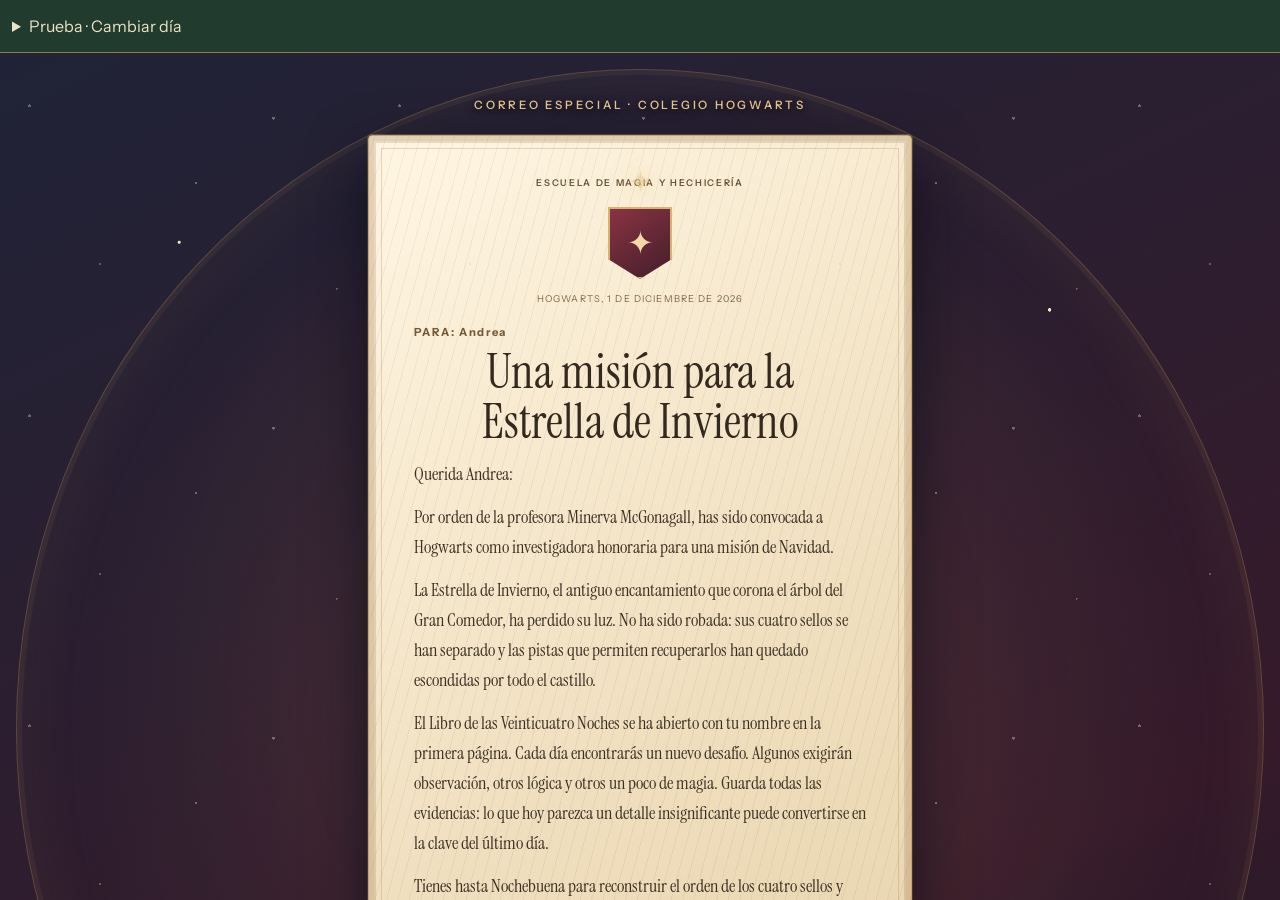
<file: CalendarioAdvientoHP/prueba.html>
<!doctype html>
<html lang="es"><head><meta charset="utf-8"><meta name="viewport" content="width=device-width,initial-scale=1"><meta name="robots" content="noindex,nofollow"><title>Prueba online · Calendario de Andrea</title>
<link rel="stylesheet" href="./estilos.css"><link rel="stylesheet" href="./acabado.css"><style>
body{margin:0} .barra-prueba{padding:.7rem 1rem;background:#f6e7c9;color:#293e33}.barra-prueba h1{font:650 1.1rem var(--sans);margin:0}.barra-prueba p{margin:.3rem 0;font-size:.86rem}.controles-prueba{display:flex;align-items:center;flex-wrap:wrap;gap:.5rem}.controles-prueba select{font:inherit;padding:.5rem;background:#fff7e6;color:#293e33;min-height:44px}#partida-prueba{display:block;width:100%;height:calc(100svh - 170px);min-height:480px;border:0}#estado-prueba{font-size:.8rem}a{color:#2e5743}
body{display:flex;flex-direction:column;height:100dvh}.barra-prueba{padding:.25rem .75rem}.barra-prueba summary{cursor:pointer;min-height:44px;align-content:center}#partida-prueba{flex:1;min-height:0;height:auto}</style><script defer src="./escape-room.js"></script><script defer src="./calendario-publicado.js"></script><script defer src="./prueba-online.js"></script></head>
<body><header class="barra-prueba"><details id="ajustes"><summary>Prueba · Cambiar día</summary><p>Fecha simulada: 24 de diciembre de 2026. Este progreso se guarda aparte del progreso de la aventura.</p><div class="controles-prueba"><label>Día <select id="dia-prueba" aria-label="Día que quieres probar"></select></label><button class="control-reto" id="empezar-dia" type="button">Empezar prueba de este día</button><button class="control-reto" id="repetir-historia" type="button">Volver a ver la introducción</button><button class="control-reto" id="reiniciar-online" type="button">Reiniciar prueba completa</button><a href="./index.html" target="_blank" rel="noopener">Calendario real</a></div><div class="revision-apertura"><label>Momento de la apertura<select id="momento-apertura" aria-label="Momento de la apertura"><option value="reproducir">Reproducir apertura completa</option><option value="0">Caja cerrada · 0 s</option><option value="320">Cierre liberado · 0,32 s</option><option value="850">Tapa en movimiento · 0,85 s</option><option value="1800">Interior abierto · 1,8 s</option></select></label><label><input id="movimiento-apertura" type="checkbox"> Movimiento reducido</label><button class="control-reto" id="revisar-apertura" type="button">Ver apertura</button></div><p id="estado-prueba" role="status">Preparando la partida…</p></details></header><iframe id="partida-prueba" title="Aventura de Hogwarts en modo de prueba"></iframe></body></html>
</file>
<file: CalendarioAdvientoHP/estilos.css>
@font-face {
  font-family: "Instrument Serif";
  src: url("./fuentes/instrument-serif.ttf") format("truetype");
  font-display: swap;
}

@font-face {
  font-family: "Instrument Serif";
  src: url("./fuentes/instrument-serif-italica.ttf") format("truetype");
  font-style: italic;
  font-display: swap;
}

@font-face {
  font-family: "Instrument Sans";
  src: url("./fuentes/instrument-sans.ttf") format("truetype");
  font-weight: 400 700;
  font-display: swap;
}

:root {
  color-scheme: dark;
  --noche: #111d29;
  --marfil: #f4e6cf;
  --ambar: #f4c17c;
  --verde: #253d36;
  --tinta: #252a23;
  --serif: "Instrument Serif", Georgia, serif;
  --sans: "Instrument Sans", system-ui, sans-serif;
  --fibra: repeating-linear-gradient(105deg, #fff07a0c 0 1px, transparent 1px 5px, #1d140a0d 5px 6px, transparent 6px 11px);
  --giro: cubic-bezier(.21, .75, .22, 1);
}

* { box-sizing: border-box; }
[hidden] { display: none !important; }

body {
  min-height: 100svh;
  margin: 0;
  color: var(--marfil);
  background:
    radial-gradient(ellipse at 70% 27%, #324352 0%, transparent 57%),
    linear-gradient(145deg, #172533, #101922 74%);
  font: 1rem/1.55 var(--sans);
}

button { font: inherit; color: inherit; cursor: pointer; }

button:focus-visible, a:focus-visible, summary:focus-visible {
  outline: 2px solid #f8d093;
  outline-offset: 4px;
}

h1, h2, p { margin: 0; }
h1, h2 { font-family: var(--serif); font-weight: 400; }

.fecha {
  font-size: .66rem;
  font-weight: 650;
  letter-spacing: .17em;
  text-transform: uppercase;
}

#portada {
  min-height: 100svh;
  display: grid;
  place-content: center;
  justify-items: center;
  gap: clamp(2.25rem, 6vh, 3.5rem);
  padding: 5rem 1.125rem 4rem;
  overflow: hidden;
  background:
    radial-gradient(circle at 16% 20%, #f5e6bc9c 0 1px, transparent 1.5px),
    radial-gradient(circle at 78% 16%, #e7c9876e 0 1px, transparent 1.5px),
    radial-gradient(circle at 84% 71%, #f5e6bc80 0 1px, transparent 1.5px),
    radial-gradient(circle at 26% 80%, #e7c9876e 0 1px, transparent 1.5px);
}

.sobre {
  position: relative;
  display: grid;
  place-items: center;
  isolation: isolate;
  width: min(31rem, calc(100vw - 2.25rem));
  aspect-ratio: 1.63;
  perspective: 56rem;
  border: 1px solid #c5a87d;
  border-radius: 2px;
  background: var(--fibra), linear-gradient(150deg, #b09570, #e3ca9f);
  box-shadow: 0 1px 0 #563e28, 0 1.35rem 2.5rem #070b11a8;
  transition: transform 560ms var(--giro), opacity 270ms ease 350ms;
}

.sobre > div { position: absolute; inset: 0; }

.sobre .sobre-luz {
  inset: 4% -12% 10%;
  border-radius: 50%;
  opacity: 0;
  z-index: -1;
  background: #ffbd64;
  filter: blur(2.3rem);
  transition: transform 510ms var(--giro), opacity 420ms ease;
}

.sobre .sobre-carta {
  inset: 9% 8% 7%;
  border: 1px solid #f1d6ac;
  background: var(--fibra), linear-gradient(180deg, #fff6df, #ecd5ad);
  transition: transform 520ms var(--giro) 85ms;
}

.sobre-pliegues {
  background: var(--fibra),
    linear-gradient(122deg, #d4ba94, #ecd6b3 54%, #dbc099);
  clip-path: polygon(0 0, 50% 56%, 100% 0, 100% 100%, 0 100%);
}

.sobre-pliegues::after {
  content: "";
  position: absolute;
  inset: 0;
  background: linear-gradient(155deg, #f5e5ca, #e3c6a1 72%, #dcb993);
  clip-path: polygon(0 100%, 50% 30%, 100% 100%);
}

.sobre-solapa {
  transform-origin: center top;
  background: var(--fibra), linear-gradient(180deg, #ebd7b6, #d8b78b);
  clip-path: polygon(0 0, 100% 0, 100% 4%, 52% 63%, 48% 63%, 0 4%);
  transition: transform 560ms var(--giro);
}

.sobre .sobre-frente {
  inset: auto 0 12%;
  display: grid;
  justify-items: center;
  color: #3e3026;
  transition: opacity 220ms ease;
}

.sello {
  display: grid;
  place-items: center;
  width: clamp(1.7rem, 7vw, 2.7rem);
  aspect-ratio: 1;
  border: 1px solid #86433c;
  border-radius: 47% 52% 49% 46%;
  background: radial-gradient(circle at 42% 28%, #9d5148, #63312f);
  box-shadow: inset 0 0 0 3px #e59c6e24, 0 2px 3px #60382661;
  color: #f9d8a3;
  font-size: clamp(.9rem, 3vw, 1.3rem);
}

.sobre h1 { font-size: clamp(2.25rem, 10vw, 4.5rem); line-height: 1.08; }

.boton {
  display: flex;
  align-items: center;
  gap: .85rem;
  min-height: 3rem;
  padding: .6rem 1.05rem .6rem 1.2rem;
  border: 1px solid #c39a68;
  border-radius: 2px;
  background: #162430;
  color: #fff0d6;
  transition: background 160ms ease, opacity 240ms ease, transform 240ms ease;
}

.boton:hover { background: #283b46; }
.boton span { color: var(--ambar); }

.abriendo .sobre { transform: translateY(.6rem) scale(1.035); opacity: 0; }
.abriendo .sobre-solapa { transform: rotateX(171deg); }
.abriendo .sobre-carta { transform: translateY(-57%); }
.abriendo .sobre-luz { transform: scale(1.45); opacity: .76; }
.abriendo .sobre-frente { opacity: 0; }
.abriendo .boton { opacity: 0; transform: translateY(.4rem); pointer-events: none; }

#calendario {
  width: min(76rem, 100%);
  margin-inline: auto;
  padding: clamp(2rem, 6vw, 4.5rem) clamp(.75rem, 4vw, 3rem) 2rem;
  animation: aparecer 460ms var(--giro) both;
}

@keyframes aparecer {
  from { opacity: 0; transform: translateY(.7rem); }
  to { opacity: 1; transform: none; }
}

.introduccion { max-width: 34rem; margin: 0 auto 1.6rem; padding-inline: .45rem; }

.introduccion h1 {
  margin: .42rem 0 .8rem;
  font-size: clamp(3.25rem, 11vw, 6.65rem);
  line-height: .91;
  letter-spacing: -.025em;
}

.introduccion h1:focus { outline: none; }
.introduccion em { color: #edc58f; font-weight: 400; }

.escena {
  isolation: isolate;
  position: relative;
  width: min(100%, 39rem);
  margin: 0 auto;
  padding: 1.2rem clamp(.72rem, 4vw, 2.7rem) 1.9rem;
  background:
    radial-gradient(circle at 17% 5%, #f7e8c1be 0 1px, transparent 1.5px),
    radial-gradient(circle at 88% 15%, #f7e8c1a6 0 1px, transparent 1.5px),
    radial-gradient(circle at 55% 2%, #e5d4aeab 0 1px, transparent 1.5px),
    radial-gradient(circle at 6% 30%, #f7e8c18c 0 1px, transparent 1.5px);
}

.luna {
  position: absolute;
  z-index: -2;
  top: 0;
  right: 9%;
  width: clamp(2.55rem, 8vw, 4.25rem);
  aspect-ratio: 1;
  border-radius: 50%;
  background: var(--fibra), radial-gradient(circle at 38% 26%, #f0dcaf, #b8a882);
  box-shadow: 0 0 2rem #e4c98a36;
}

.casa { position: relative; }
.tejado { position: relative; height: clamp(5.3rem, 17vw, 10.2rem); margin-inline: -.65rem; }

.chimenea {
  position: absolute;
  z-index: -1;
  top: 19%;
  left: 20%;
  width: 8%;
  height: 66%;
  border-top: .28rem solid #f1e3ca;
  background: var(--fibra), repeating-linear-gradient(#714b46 0 .6rem, #543835 .6rem .67rem);
  box-shadow: inset .23rem 0 #e1a77d45, .25rem .1rem 0 #0d181d66;
}

.fronton {
  position: absolute;
  inset: 0;
  display: grid;
  place-items: end center;
  padding-bottom: .8rem;
  background: #eddfc6;
  clip-path: polygon(50% 0, 100% 92%, 100% 100%, 0 100%, 0 92%);
}

.fronton::before, .fronton::after {
  content: "";
  position: absolute;
  clip-path: polygon(50% 0, 100% 100%, 0 100%);
}

.fronton::before {
  inset: .48rem .8rem .25rem;
  background: #95684d;
}

.fronton::after {
  inset: .9rem 1.8rem .55rem;
  background: var(--fibra),
    repeating-linear-gradient(0deg, #3c262b00 0 .48rem, #2a1e2a4d .49rem .54rem),
    linear-gradient(130deg, #764d4a, #4c333b);
}

.fronton span {
  position: relative;
  z-index: 1;
  width: clamp(1.85rem, 7vw, 3.2rem);
  aspect-ratio: 1;
  border: 3px solid #cfa777;
  border-radius: 50%;
  background: linear-gradient(0deg, transparent 47%, #a67751 47% 54%, transparent 54%),
    linear-gradient(90deg, transparent 47%, #a67751 47% 54%, transparent 54%),
    radial-gradient(circle at 42% 62%, #e2a255, #634b3f 79%);
  box-shadow: 0 2px 0 #37232a, 0 0 0 2px #392a2b;
}

.fachada {
  position: relative;
  padding: clamp(.6rem, 2.5vw, 1.4rem) clamp(.53rem, 3vw, 1.75rem) .75rem;
  border: 1px solid #ad896a;
  border-top: .32rem solid #f0e1c7;
  border-bottom: .4rem solid #a7876c;
  background: var(--fibra),
    linear-gradient(90deg, #f1cf9522, transparent 14% 85%, #101b15a6),
    repeating-linear-gradient(0deg, #283e37 0 .65rem, #172d28 .66rem .7rem);
  box-shadow: inset 0 .32rem 0 #7e6850, 0 .75rem 2rem #070d137d;
}

.fachada::before, .fachada::after {
  content: "";
  pointer-events: none;
  position: absolute;
  top: .28rem;
  bottom: 0;
  width: .29rem;
  background: repeating-linear-gradient(0deg, #c5a17c00 0 .68rem, #c5a17c30 .68rem .73rem),
    linear-gradient(90deg, #96765b, #c4a580 50%, #5a4c3c);
}

.fachada::before { left: 0; }
.fachada::after { right: 0; }

.puertas {
  display: grid;
  grid-template-columns: repeat(4, minmax(0, 1fr));
  gap: clamp(.65rem, 2.5vw, 1.1rem) clamp(.35rem, 2.1vw, 1rem);
}

.ventana {
  --borde: #d2ac80;
  --hoja: #375249;
  --cristal: #795b40;
  --cristal-borde: #4d4433;
  position: relative;
  isolation: isolate;
  align-self: end;
  display: grid;
  place-items: center;
  min-width: 44px;
  min-height: 44px;
  height: clamp(3.05rem, 10vw, 4.4rem);
  padding: 0;
  border: 1px solid var(--borde);
  border-radius: .95rem .95rem 2px 2px;
  color: #fff4db;
  background: #1b2522;
  box-shadow: inset 0 0 0 2px #5a4939, 0 3px 3px #101c19b0;
  perspective: 20rem;
}

.ventana::after {
  content: "";
  position: absolute;
  inset: auto -2px -4px;
  height: 4px;
  border-radius: 2px 2px 0 0;
  background: linear-gradient(#eddec2 0 53%, #a78867 54% 80%, #634e3f 81%);
  pointer-events: none;
}

.hueco, .hojas { position: absolute; inset: 3px; border-radius: inherit; }
.hueco {
  background: radial-gradient(ellipse at 50% 64%, #fff0b7 0%, #f5ab52 53%, #6d412c);
  opacity: .35;
  transition: opacity 350ms ease;
}

.hojas { display: flex; }
.hojas span {
  width: 100%;
  border: 2px solid var(--hoja);
  border-radius: inherit;
  transform-origin: left center;
  background:
    linear-gradient(90deg, transparent 47%, #e7c69539 47% 53%, transparent 53%),
    linear-gradient(0deg, transparent 48%, #e7c6953a 48% 53%, transparent 53%),
    radial-gradient(ellipse at 48% 58%, var(--cristal), var(--cristal-borde));
  box-shadow: inset 0 0 0 1px #ccad865c, 1px 1px 2px #0d1513aa;
  transition: transform 455ms var(--giro);
}

.numero {
  z-index: 1;
  display: grid;
  place-items: center;
  min-width: 1.56rem;
  height: 1.56rem;
  padding-inline: .15rem;
  border: 1px solid #caa97d8f;
  border-radius: 2px;
  background: #24342e;
  font-size: clamp(.94rem, 3vw, 1.08rem);
  font-weight: 650;
  font-variant-numeric: tabular-nums;
  line-height: 1;
  pointer-events: none;
  transition: opacity 200ms ease;
}

.estado {
  z-index: 1;
  position: absolute;
  top: 0;
  right: 2px;
  color: #fff3d3;
  font-size: .71rem;
  line-height: 1;
  text-shadow: 0 1px 2px #1b1814, 0 0 3px #1b1814;
  pointer-events: none;
}

.ventana[data-estado="futura"] {
  --borde: #9d8971;
  --hoja: #31413e;
  --cristal: #263739;
  --cristal-borde: #16252b;
  cursor: default;
}

.ventana[data-estado="futura"] .numero { border-style: dashed; color: #ece3d0; }
.ventana[data-estado="abierta"] { --cristal: #a56d40; --cristal-borde: #745236; }
.ventana[data-estado="destacada"] { --cristal: #ffcc7e; --cristal-borde: #ad683a; --borde: #f4d29d; }

@media (hover: hover) {
  .ventana:enabled:hover { --borde: #ffe3ab; --cristal: #dca163; }
}

.ventana.girada { z-index: 2; }
.girada .hojas span { transform: rotateY(-113deg); }
.girada .hueco { opacity: 1; }
.girada .numero, .girada .estado { opacity: 0; }

.ventana:nth-child(21) { grid-column: 1; }
.ventana:nth-child(22) { grid-column: 2 / 4; justify-self: center; width: calc((100% - clamp(.35rem, 2.1vw, 1rem)) / 2); }
.ventana:nth-child(23) { grid-column: 4; }

.ventana.portal {
  grid-column: 2 / 4;
  justify-self: center;
  width: min(100%, 9.75rem);
  height: clamp(4.5rem, 16vw, 7.1rem);
  --hoja: #603934;
  --borde: #d0a676;
  border: 3px double var(--borde);
  border-radius: 46% 46% 2px 2px / 35% 35% 2px 2px;
}

.portal .hojas span { width: 50%; border-radius: 75% 0 0 2px / 38% 0 0 2px; border-width: 3px; }
.portal .hojas span:last-child { border-radius: 0 75% 2px 0 / 0 38% 2px 0; transform-origin: right center; }
.portal .numero { background: #683e37; }
.portal.girada .hojas span:last-child { transform: rotateY(113deg); }
.portal .hueco { box-shadow: 0 0 1.6rem .2rem #fcb46176; }

.escalones {
  width: min(50%, 11rem);
  height: .85rem;
  margin: 0 auto;
  background: repeating-linear-gradient(0deg, #8a725e 0 2px, #d2bea2 2px 5px);
  clip-path: polygon(9% 0, 91% 0, 100% 100%, 0 100%);
}

.suelo {
  position: absolute;
  z-index: -2;
  inset: auto 0 1rem;
  height: 1.4rem;
  border-radius: 50%;
  background: linear-gradient(180deg, #b6c5c3, #566c72);
  box-shadow: 0 .35rem 0 #2e444e, 0 .7rem 2rem #0b141c;
}

.abeto {
  position: absolute;
  z-index: -1;
  bottom: 1.6rem;
  width: clamp(1.6rem, 7vw, 4rem);
  height: clamp(4rem, 17vw, 9rem);
  background: var(--fibra), linear-gradient(100deg, #50665b, #233a34 62%, #162b25);
  clip-path: polygon(50% 0, 76% 35%, 66% 34%, 89% 64%, 77% 63%, 100% 92%, 57% 97%, 57% 100%, 44% 100%, 44% 96%, 0 92%, 23% 63%, 11% 64%, 34% 34%, 24% 35%);
}

.abeto-izquierdo { left: 0; }
.abeto-derecho { right: 0; transform: scale(.78); transform-origin: bottom right; }

.modal-abierto { overflow: hidden; }

dialog {
  width: min(calc(100% - 1.5rem), 34rem);
  max-height: min(calc(100% - 1.5rem), 48rem);
  padding: 0 clamp(1.05rem, 5vw, 2.2rem) clamp(1.4rem, 5vw, 2.2rem);
  border: 1px solid #b39972;
  border-radius: 4px;
  background: var(--fibra), linear-gradient(128deg, #fff4db, #eedcbd);
  color: var(--tinta);
  color-scheme: light;
  box-shadow: 0 .95rem 3rem #0a1119b0, inset 0 0 0 5px #a87f5224;
  overscroll-behavior: contain;
}

dialog[open] {
  animation: sacar-tarjeta 350ms var(--giro) both;
}

dialog::backdrop { background: #09131bcc; animation: velar 350ms ease both; }
.tarjeta-final::backdrop { background: radial-gradient(ellipse at center, #623e2ba6, #111923dd); }

@keyframes velar { from { opacity: 0; } to { opacity: 1; } }
@keyframes sacar-tarjeta {
  from { opacity: 0; transform: translate(var(--origen-x, 0), var(--origen-y, 0)) scale(.15); }
  to { opacity: 1; transform: none; }
}

.barra-tarjeta {
  position: sticky;
  inset-block-start: 0;
  z-index: 2;
  display: flex;
  justify-content: space-between;
  align-items: center;
  gap: .5rem;
  margin: 0 -.3rem .3rem;
  padding: .6rem .3rem .3rem;
  background: #faebd0;
}

.limite-foco {
  position: absolute;
  width: 1px;
  height: 1px;
  overflow: hidden;
  clip-path: inset(50%);
  pointer-events: none;
}

dialog .fecha { color: #745139; }
dialog h2 { margin-bottom: .75rem; color: #463025; font-size: clamp(2.4rem, 8vw, 3.7rem); line-height: .95; }
dialog p { white-space: pre-wrap; }
dialog a { color: #653736; text-underline-offset: .15em; }
dialog :focus-visible { outline-color: #793d34; }

.cerrar {
  display: grid;
  place-items: center;
  width: 44px;
  height: 44px;
  padding: 0;
  border: 1px solid #a58566;
  border-radius: 50%;
  background: #faeed7;
  color: #59382f;
  font-size: 1.5rem;
  line-height: 1;
}

#contenido { display: grid; gap: .95rem; overflow-wrap: anywhere; }
.galeria { display: grid; grid-template-columns: repeat(auto-fit, minmax(min(100%, 11rem), 1fr)); gap: .55rem; }
.galeria img { display: block; width: 100%; aspect-ratio: 4 / 3; object-fit: cover; }
dialog audio, dialog video { display: block; width: 100%; min-width: 0; }
dialog details, .pista { padding: .65rem .85rem; border: 1px solid #bc9b77; background: #d9bb8d32; }
dialog details p, .pista p { margin-top: .35rem; }
dialog summary { cursor: pointer; font-weight: 650; }

@media (min-width: 54rem) {
  #calendario {
    display: grid;
    grid-template-columns: minmax(16rem, .79fr) minmax(0, 1.4fr);
    align-items: start;
    column-gap: clamp(1rem, 4vw, 4.5rem);
    padding-top: 3.1rem;
  }
  .introduccion { margin: clamp(3.2rem, 13vh, 8rem) 0 0; }
  .introduccion h1 { font-size: clamp(3.85rem, 7vw, 6.3rem); }
  .introduccion em { font-size: .85em; white-space: nowrap; }
  #abrir-cuaderno { grid-column: 2; }
}

@media (prefers-reduced-motion: reduce) {
  *, *::before, *::after { animation-duration: 0s !important; transition-duration: 0s !important; transition-delay: 0s !important; }
}

/* Retos, llaves y cuaderno */
#abrir-cuaderno { margin-inline: auto; min-height: 44px; }
.ventana[data-estado="sin-llave"] {
  --hoja: #423d40;
  --cristal: #3e3b49;
  --cristal-borde: #252834;
  cursor: default;
}
.ventana[data-estado="resuelta"] { --cristal: #87623d; --cristal-borde: #475441; }
.ventana[data-estado="resuelta"] .numero { background: #294539; }
.ventana[data-estado="abierta"] { --cristal: #d3a165; --cristal-borde: #875237; }

.control-reto {
  min-height: 44px;
  min-width: 44px;
  padding: .45rem .75rem;
  border: 1px solid #987b5c;
  border-radius: 3px;
  background: #faefd9;
  color: #3c3329;
  font-weight: 600;
}
.control-reto.principal { background: #2b473a; color: #fff3d7; border-color: #2b473a; }
.control-reto:disabled, .control-reto[aria-disabled="true"] { opacity: .58; cursor: default; }
.form-reto { display: grid; gap: .55rem; justify-items: start; }
.form-reto > label, .opciones-reto, .piezas-reto { width: 100%; }
.form-reto label { font-weight: 600; }
.form-reto input[type="text"] {
  display: block;
  width: 100%;
  min-height: 44px;
  margin-top: .3rem;
  padding: .45rem .6rem;
  border: 1px solid #987b5c;
  border-radius: 3px;
  background: #fff8e9;
  color: #2b3029;
  font: inherit;
}
.opciones-reto { min-width: 0; margin: 0; padding: .35rem .55rem; border: 1px solid #b49472; }
.opciones-reto legend { padding-inline: .25rem; font-weight: 600; }
.opciones-reto label { display: flex; align-items: center; gap: .55rem; min-height: 44px; cursor: pointer; }
.opciones-reto input { accent-color: #284839; }
.piezas-reto { display: grid; gap: .4rem; padding-left: 1.3rem; margin: .2rem 0; }
.piezas-reto li { padding: .35rem; border: 1px solid #bd9b74; background: #fff3dc; }
.piezas-reto li span { display: block; margin-bottom: .3rem; }
.piezas-reto button { margin-right: .25rem; }
.foto-reto { display: block; max-width: 100%; max-height: 55svh; object-fit: contain; }
.apoyo-reto, .pistas-reto, .resultado-reto, .evidencia {
  padding: .7rem .85rem;
  border: 1px solid #bc9b77;
  background: #d9bb8d32;
  white-space: pre-wrap;
  overflow-wrap: anywhere;
}
.resultado-reto { background: #c8d4b566; border-color: #778d6b; }
.resultado-reto > * + * { margin-top: .6rem; }
.pistas-reto ol:empty, .feedback-reto:empty { display: none; }
.pistas-reto ol { padding-left: 1.25rem; }
.pistas-reto ol li + li { margin-top: .4rem; }
.pistas-reto .control-reto { margin-top: .5rem; }
.pistas-reto h3, .resultado-reto h3, .evidencia h3 { margin: 0; font-size: 1.1rem; }
.pregunta-reto { font-weight: 700; }
.feedback-reto { color: #773b38; }
#tarjetas-cuaderno { display: grid; gap: .65rem; }
details .evidencia { margin-top: .5rem; }
.solo-lector {
  position: absolute;
  width: 1px;
  height: 1px;
  overflow: hidden;
  clip-path: inset(50%);
  white-space: nowrap;
}

/* Objetos de papel de la campaña */
.recurso-reto { width: 100%; padding: .65rem; border: 1px solid #b59773; background: #f7ead0; }
.recurso-reto .dibujo-reto { display: block; width: 5.5rem; height: 5.5rem; margin: .1rem auto .6rem; }
.dibujo-reto { width: 3rem; height: 3rem; fill: #e4ca9d; stroke: #5e4936; stroke-width: 2; stroke-linejoin: round; stroke-linecap: round; }
.recurso-conversacion { display: grid; gap: .5rem; }
.fecha-chat { text-align: center; font-size: .85rem; border-block: 1px solid #b59773; padding: .35rem 0; }
.burbuja-reto { padding: .6rem .7rem; max-width: 88%; border: 1px solid #c0aa87; border-radius: .7rem .7rem .7rem 0; background: #fffbec; }
.burbuja-reto:nth-child(odd) { justify-self: end; border-radius: .7rem .7rem 0 .7rem; background: #dae3cd; }
.fichas-reto { display: grid; grid-template-columns: repeat(2, minmax(0, 1fr)); gap: .5rem; }
.ficha-reto { display: grid; grid-template-columns: auto 1fr; align-items: center; gap: .3rem; padding: .5rem; border: 1px solid #a58964; background: #fff4dc; }
.ficha-reto .dibujo-reto { grid-row: span 2; width: 1.7rem; height: 2.5rem; margin: 0; }
.ficha-reto small { font-weight: 700; }
.ficha-reto strong { font-size: 1.25rem; }
.flor-reto { position: relative; width: min(100%, 14.5rem); aspect-ratio: 1; margin: .2rem auto; }
.recurso-reto .flor-reto > svg { width: 100%; height: 100%; fill: #d3ad76; margin: 0; }
.petalo { position: absolute; display: grid; justify-items: center; color: #322d22; background: #f9eed9; border-radius: .4rem; padding: .2rem; min-width: 2.8rem; line-height: 1.15; }
.petalo small { font: 600 .7rem var(--sans); }
.petalo strong { font: 700 1.3rem var(--sans); }
.petalo[data-posicion="1"] { top: 10%; left: 50%; transform: translateX(-50%); }
.petalo[data-posicion="2"] { right: 7%; top: 50%; transform: translateY(-50%); }
.petalo[data-posicion="3"] { bottom: 9%; left: 50%; transform: translateX(-50%); }
.petalo[data-posicion="4"] { left: 7%; top: 50%; transform: translateY(-50%); }
.petalo.marcado { outline: 3px solid #793a32; background: #edd1aa; }
.petalo.marcado::after { content: "◆"; color: #793a32; font-size: 1.3rem; }
.evidencia .recurso-reto { margin-top: .5rem; }
.evidencia .dibujo-reto { width: 3rem; height: 3rem; }
.evidencia .flor-reto .dibujo-reto { width: 100%; height: 100%; }
.cuadricula-reto { display: grid; gap: .3rem; width: 100%; max-width: 23rem; margin: .5rem auto; }
.fila-reto { display: grid; grid-template-columns: repeat(var(--columnas), minmax(0, 1fr)); gap: .3rem; }
.casilla-reto { position: relative; display: grid; place-items: center; min-height: 44px; min-width: 0; padding: .3rem .05rem; font: 600 clamp(.85rem, 4vw, 1.2rem)/1.2 var(--sans); border: 1px solid #ad8f68; background: #fff8e6; }
.casilla-reto.tapada { background: repeating-linear-gradient(45deg, #bea681 0 3px, #d0b992 3px 8px); color: transparent; }
.paso-ruta { position: absolute; top: 1px; right: 2px; font-size: .65rem; color: #783932; }
.recurso-reto > .control-reto { margin-top: .45rem; }
.texto-espejo { font-weight: 650; text-align: center; letter-spacing: .09em; }
.visor-reto { display: flex; flex-wrap: wrap; gap: .3rem; justify-content: center; margin-block: .5rem; }
.visor-reto span { display: grid; place-items: center; min-height: 44px; min-width: 36px; border: 1px solid #795f44; background: #fff7e1; font-weight: 700; font-size: 1.3rem; }
.teclas-reto { display: grid; grid-template-columns: repeat(3, 1fr); gap: .35rem; }
.teclas-reto button:last-child { grid-column: span 2; }
.palabra-reto { letter-spacing: .14em; font-size: clamp(1.1rem, 5vw, 1.6rem); text-align: center; font-weight: 650; }
.nota-reto { white-space: pre-wrap; font: 1rem/1.7 var(--sans); }
.fases-reto { display: grid; grid-template-columns: repeat(4, minmax(0, 1fr)); gap: .25rem; text-align: center; }
.fases-reto figure { margin: 0; min-width: 0; font-size: .65rem; }
.recurso-reto .fases-reto .dibujo-reto { width: 100%; height: auto; margin: 0; max-width: 3.7rem; }
.fases-reto strong { display: block; margin-top: .3rem; font-size: 1.4rem; }
.dibujo-reto.nueva { fill: #394247; }
.dibujo-reto.llena { fill: #f6dfab; }
.dibujo-reto.creciente { fill: #394247; }
.dibujo-reto.menguante { fill: #394247; }
.opciones-reto label:has(.dibujo-reto) { padding: .4rem; border: 1px solid #b59773; margin: .4rem 0; font-size: .95rem; }
.opciones-reto label:has(input:checked) { background: #d4dfc7; outline: 2px solid #456444; }
.piezas-reto li .dibujo-reto { float: right; width: 2.8rem; height: 2.8rem; }
.segmentos-reto { width: 4rem; height: 5rem; padding: .2rem; background: #ead6b0; border: 1px solid #a58a65; }
.segmentos-reto path { fill: none; stroke: #c5b18c; stroke-width: 5; stroke-linecap: square; }
.segmentos-reto .encendido { stroke: #453c30; }
.pasos-reto { display: grid; justify-content: center; }
.comparacion-reto { display: grid; grid-template-columns: repeat(3, minmax(0, 1fr)); gap: .3rem; }
.comparacion-reto figure { margin: .4rem 0; font-size: .75rem; }
.comparacion-reto .segmentos-reto { max-width: 100%; }
.portal-premio { position: relative; display: flex; width: 6rem; height: 5rem; margin: .5rem auto; perspective: 20rem; background: radial-gradient(ellipse, #ffe8a7, #d79b4f); border-radius: 40% 40% 0 0; }
.portal-premio span { width: 50%; border: 2px solid #b39264; background: #6b4438; transform-origin: left; animation: premio-izquierda 900ms var(--giro) both; border-radius: 80% 0 0 0; }
.portal-premio span:last-child { transform-origin: right; border-radius: 0 80% 0 0; animation-name: premio-derecha; }
@keyframes premio-izquierda { to { transform: rotateY(-110deg); } }
@keyframes premio-derecha { to { transform: rotateY(110deg); } }
@media (prefers-reduced-motion: reduce) {
  .portal-premio span { animation: none; transform: rotateY(-110deg); }
  .portal-premio span:last-child { transform: rotateY(110deg); }
}

.nota-reflejada { transform: scaleX(-1); font-size: 1.15rem; font-weight: 650; text-align: center; line-height: 1.6; white-space: pre-wrap; }
.papel-reflejado { padding: .85rem; background: #fff7e3; border: 1px solid #a48762; }
.juego-especial { width: 100%; min-width: 0; display: grid; gap: .7rem; }
.juego-especial label { display: block; font-weight: 600; }
.juego-especial textarea, .juego-especial select {
  width: 100%; min-height: 44px; padding: .45rem; color: #292f27; background: #fff7e6;
  border: 1px solid #9e825f; border-radius: 3px; font: inherit;
}
.fichas-anagrama, .huecos-anagrama { display: grid; grid-template-columns: repeat(auto-fit, minmax(44px,1fr)); gap: .3rem; }
.fichas-anagrama button, .huecos-anagrama button { padding: .3rem; }
.huecos-anagrama button { background: #e6d1ab; }
.palabra-ahorcado { display: flex; flex-wrap: wrap; gap: .2rem; }
.palabra-ahorcado span { width: 1.55rem; min-height: 2rem; display: grid; place-items: center; border-bottom: 2px solid #997b59; font-weight: 700; }
.palabra-ahorcado { gap:.65rem .8rem; }
.palabra-ahorcado .grupo-ahorcado { display:flex; flex-wrap:wrap; gap:.15rem; width:max-content; max-width:100%; min-height:0; border:0; }
.letra-ahorcado { display:grid; place-items:center; width:1.25rem; min-height:2rem; border-bottom:2px solid #997b59; font-style:normal; font-weight:700; }
.letra-ahorcado.signo-ahorcado { width:.5rem; border:0; }
.teclado-letras { display: grid; grid-template-columns: repeat(auto-fit,minmax(44px,1fr)); gap: .25rem; }
.teclado-letras button { padding: .25rem; }
.luces-ahorcado { display: flex; flex-wrap: wrap; gap: .35rem; color: #926222; font-size: 1.4rem; }
.juego-ascensor > svg { width: 6rem; height: 7rem; margin: 0 auto; }
.visor-ascensor { display: block; width: 5rem; padding: .5rem; margin: auto; text-align: center; font-size: 1.7rem; border: 2px solid #9a7b52; background: #24372e; color: #f2d3a4; }
.libreta-ascensor { margin: 0; padding-left: 1.45rem; }
.libreta-ascensor li { padding: .45rem 0 .8rem; border-bottom: 1px solid #c3a47c; }
.libreta-ascensor label { margin-top: .3rem; }
.ruedas-lunares { display: grid; grid-template-columns: repeat(2,minmax(0,1fr)); gap: .6rem; }
.ruedas-lunares .recurso-reto { padding: .25rem; }
.ruedas-lunares .fases-reto { display: block; }
.ruedas-lunares .fases-reto figure { font-size: .8rem; }
.expresion-lunar { display: flex; flex-wrap: wrap; gap: .2rem; align-items: center; justify-content: center; }
.expresion-lunar .recurso-reto { width: 3.5rem; padding: .1rem; border: 0; }
.expresion-lunar .fases-reto { display: block; }
.expresion-lunar .fases-reto figcaption { font-size: .65rem; }
.tablero-scroll { max-width: 100%; min-width: 0; overflow-x: auto; padding-bottom: .6rem; overscroll-behavior-inline: contain; }
.tablero-grande { display: grid; grid-template-columns: repeat(var(--columnas),44px); gap: 3px; width: max-content; background: #cfb78e; padding: 4px; }
.casilla-grande { display: grid; place-items: center; width: 44px; min-height: 44px; padding: .1rem; border: 1px solid #9c805c; background: #fff7e6; color: #282e25; font-size: 1rem; font-weight: 650; position: relative; }
.casilla-grande[aria-pressed="true"] { background: #d0dfbd; outline: 2px solid #395d3c; outline-offset: -3px; }
.casilla-grande[data-marca="1"] { background: #33483c; color: #f9e3be; }
.casilla-grande[data-marca="2"] { color: #8e4535; }
.casilla-grande.pista-nonograma { opacity: 1; color: #483a2b; border: 0; font-size: .78rem; white-space: pre-wrap; }
.papel-perforado .casilla-grande { background: #c3a57a; border: 1px solid #8e714e; }
.papel-perforado [data-agujero="true"] { background: #fbefd6; border-radius: 50%; box-shadow: inset 2px 2px 2px #684b3544; }
.casilla-grande.tapada { color: transparent; background: #c3a57a; }
.selector-piezas { display: flex; flex-wrap: wrap; gap: .35rem; }
.selector-piezas [aria-pressed="true"] { background: #344e3e; color: #fff1d4; }
.piezas-perforado { min-width: 0; }
.piezas-perforado.juntas { display: grid; grid-template-columns: repeat(auto-fit,minmax(min(100%,25rem),1fr)); gap: .7rem; }
.piezas-perforado section { min-width: 0; }
.itinerario { margin: 0; padding-left: 1.45rem; }
.itinerario li { padding: .2rem 0; }
.visor-fragmentos { display: grid; place-items: center; }
.visor-fragmentos .segmentos-reto { width: 7rem; height: 8.5rem; }
.visor-fragmentos[data-color="ámbar"] .encendido { stroke: #8a4a10; }
.visor-fragmentos[data-color="azul"] .encendido { stroke: #205d87; }
.visor-fragmentos[data-color="verde"] .encendido { stroke: #285d3b; }
.ayuda-fotogramas { display: flex; gap: .5rem; flex-wrap: wrap; }
.ayuda-fotogramas p { width: 100%; }

/* Cuadro eléctrico */
.cuadro-electrico {
  display: grid;
  grid-template-columns: repeat(3,minmax(0,1fr));
  gap: .65rem;
  padding: .85rem;
  border: 5px double #9f8058;
  border-radius: .5rem;
  background:
    radial-gradient(circle at 5px 5px,#cdb68e 0 2px,#443b2f 2px 4px,transparent 4px),
    radial-gradient(circle at calc(100% - 5px) calc(100% - 5px),#cdb68e 0 2px,#443b2f 2px 4px,transparent 4px),
    linear-gradient(125deg,#4b5044,#202e2a);
  box-shadow: inset 0 0 0 3px #18261f, 0 4px 0 #6e604c;
}
.cuadro-electrico button {
  position: relative; display: grid; justify-items: center; align-content: center;
  min-width: 44px; min-height: 94px; padding: .25rem .1rem; gap: .12rem;
  border: 1px solid #b4a17e; border-radius: .45rem; background: #1d2b28; color: #fff1d8;
}
.cuadro-electrico .numero-interruptor { font-size: .8rem; line-height: 1; }
.bombilla-electrica {
  width: 36px; height: 36px; fill: none; stroke: #cabda4; stroke-width: 2;
}
.bombilla-electrica .vidrio { fill: #59655c; transition: fill 160ms ease, filter 160ms ease; }
.cuadro-electrico .encendida .vidrio { fill: #ffd08b; filter: drop-shadow(0 0 3px #edb15c); }
.cuadro-electrico .seleccionado { box-shadow: inset 0 0 0 3px #efd6aa; outline: 2px dashed #efd6aa; outline-offset: 2px; }
.cuadro-electrico .marca-interruptor { position: absolute; right: .18rem; top: .1rem; font-size: .8rem; }
.estado-luz { font-size: .62rem; font-weight: 500; line-height: 1.2; }
.contador-electrico { font-weight: 650; }
.aviso-electrico:empty { display: none; }
.ejemplo-electrico {
  display: grid; grid-template-columns: repeat(3,2.5rem); gap: .3rem; justify-content: center; margin-top: .65rem;
}
.ejemplo-electrico span { display: grid; place-items: center; min-height: 2.5rem; border: 1px solid #a28d70; color: #6a604e; }
.ejemplo-electrico .afectada { background: #e3c38e; color: #342e24; border: 2px solid #644f36; }
.ejemplo-electrico .centro { outline: 2px dashed #415d45; outline-offset: 2px; }
.config-luces { display: grid; grid-template-columns: repeat(3,minmax(0,1fr)); gap: .35rem; margin: .45rem 0; border: 1px solid #ad9370; }
.config-luces label { display: flex !important; align-items: center; justify-content: center; gap: .5rem; min-height: 44px; border: 1px solid #b99c76; }
@media (prefers-reduced-motion: reduce) {
  .bombilla-electrica .vidrio { transition: none; }
}

/* Mecanismos de invierno */
.mecanismo { display:grid; gap:.75rem; width:100%; min-width:0; }
.pantalla-mecanismo { min-width:0; display:grid; gap:.7rem; }
.controles-mecanismo,.herramientas-mecanismo { display:flex; flex-wrap:wrap; gap:.45rem; }
.aviso-mecanismo:empty { display:none; }
.tablero-tuberias { display:grid; grid-template-columns:repeat(var(--lado),minmax(44px,1fr)); gap:3px; min-width:240px; background:#c3ae8d; padding:4px; }
.tablero-tuberias button { position:relative; min-width:44px; min-height:66px; padding:0; background:#ede0c7; border:1px solid #9b825f; border-radius:3px; }
.tablero-tuberias button:disabled { cursor:default; opacity:1; box-shadow:inset 0 0 0 3px #756950; }
.pieza-tubo { display:block; width:100%; height:48px; }
.pieza-tubo g { transition:transform 160ms ease; }
.metal-tubo { fill:none; stroke:#71695b; stroke-width:16; stroke-linecap:round; }
.agua-tubo { fill:none; stroke:#9bbccc; stroke-width:8; opacity:0; transition:opacity 180ms ease; }
.mojada .agua-tubo { opacity:1; }
.junta-tubo { fill:#a28e6d; stroke:#514d40; }
.etiqueta-tubo { display:block; min-height:17px; font-size:.6rem; font-weight:650; color:#4b4233; }
.tablero-tuberias .rota { border:2px dashed #843c32; }
.edificio-mantenimiento { display:block; width:min(100%,16rem); max-height:31rem; margin:auto; }
.edificio-mantenimiento text { fill:#403a2e; font:14px var(--sans); }
.fachada-ascensor { fill:#dac49e; stroke:#7e6749; stroke-width:3; }
.planta-linea { stroke:#a18c6b; }
.edificio-mantenimiento .planta-bloqueada { fill:#8b3c31; font-size:22px; }
.chimenea-destino { fill:#9f6651; stroke:#624b38; stroke-width:2; }
.edificio-mantenimiento .etiqueta-destino { font-size:9px; }
.cabina-mantenimiento { transition:transform 200ms ease; fill:#345345; stroke:#f8dba0; stroke-width:2; }
.visores-diagnostico { display:grid; grid-template-columns:repeat(2,minmax(0,1fr)); gap:.7rem; }
.visores-diagnostico article { padding:.5rem; border:1px solid #b09570; background:#f3e4c7; }
.visores-diagnostico h3 { margin:0 0 .3rem; font-size:1rem; }
.visores-diagnostico .segmentos-reto { display:block; margin:auto; width:4.7rem; height:5.3rem; }
.diagnostico-segmentos { display:flex; flex-wrap:wrap; align-items:center; gap:.25rem; font-size:.7rem; margin-top:.4rem; }
.diagnostico-segmentos .segmentos-reto { width:2.6rem; height:3rem; margin:0; }
.segmentos-reto .averiado { stroke:#9d3f30; stroke-dasharray:3 4; }
.cifras-referencia { display:grid; grid-template-columns:repeat(5,minmax(0,1fr)); gap:.3rem; }
.cifras-referencia figure { margin:0; text-align:center; }
.cifras-referencia svg { width:100%; }
.laberinto-anillos { display:block; width:100%; max-width:27rem; margin:auto; background:#dac9a6; border:2px solid #8b7652; border-radius:50%; }
.anillo-giratorio { transform-origin:180px 180px; transition:transform 180ms ease; }
.bolita-anillos { fill:#b75032; stroke:#fff0c5; stroke-width:2; transition:cx 150ms ease,cy 150ms ease; }
.control-anillo { display:flex; width:100%; align-items:center; gap:.5rem; }
.control-anillo span { flex:1; }
.engranajes-svg { display:block; width:100%; background:#e2d0ad; border:1px solid #9d835d; }
.rueda-dentada { transition:transform 180ms ease; }
.rueda-dentada polygon { fill:#b79868; stroke:#5a5140; stroke-width:2; }
.centro-engranaje { fill:#ecdbb7; stroke:#79694a; stroke-width:2; }
.marca-engranaje { stroke:#783a2b; stroke-width:7; stroke-linecap:round; }
.fondo-muesca-fija { fill:none; stroke:#fff3d4; stroke-width:10; stroke-linecap:round; }
.muesca-fija { fill:none; stroke:#783a2b; stroke-width:4; stroke-linecap:butt; }
.union-marcas { stroke:#783a2b; stroke-width:4; }
.estado-marca-engranaje { text-anchor:middle; font:650 12px var(--sans); fill:#4a4232; }
.objetivo-engranaje.alineado .fondo-muesca-fija { stroke:#dce7ce; }
.etiqueta-engranaje { text-anchor:middle; font:15px var(--sans); fill:#463b2d; }
.tapa-espejo { display:flex; align-items:center; gap:.5rem; padding:.5rem; border:1px solid #a78c62; }
.tapa-espejo svg { width:2.8rem; height:2.8rem; }
.discos-vitral,.modelos-vitral { display:grid; grid-template-columns:repeat(2,minmax(0,1fr)); gap:.6rem; }
.discos-vitral>div,.modelos-vitral>div { padding:.4rem; text-align:center; border:1px solid #ad9470; }
.discos-vitral button[aria-pressed="true"] { background:#395442; color:#fff0cf; }
.disco-vitral { display:block; width:100%; max-width:8rem; margin:.4rem auto; transition:transform 160ms ease; }
.giro-disco { display:flex; justify-content:center; gap:.3rem; }
.giro-disco button { min-width:44px; }
.modelos-vitral button { width:100%; font-size:.83rem; }
.lampara-vitral { padding:.6rem; border:2px solid #ad8b52; background:#e9d5a9; text-align:center; }
.lampara-vitral .disco-vitral { width:8rem; }
.comparacion-vitral { display:grid; grid-template-columns:repeat(2,minmax(0,1fr)); gap:.5rem; }
.comparacion-vitral>div { padding:.4rem; border:1px solid #ad8b52; text-align:center; background:#e9d5a9; font-size:.8rem; }
.comparacion-vitral .disco-vitral { width:min(100%,5rem); margin:.15rem auto; }
.mecanismo-vitral .discos-vitral { margin-top:.5rem; }
.mecanismo-vitral .discos-vitral .disco-vitral { width:3.5rem; margin:0 auto; }
.marco-disco { position:relative; padding-top:5px; }
.marco-disco::before { content:'▾'; position:absolute; top:-6px; left:calc(50% - .25rem); z-index:1; color:#5e4325; }
.posicion-disco,.contador-vitral { display:block; font-size:.8rem; text-align:center; }
.mecanismo-vitral label { display:grid; gap:.3rem; margin-bottom:.4rem; }
.mecanismo-vitral select { width:100%; min-height:44px; font:inherit; padding:.4rem; background:#fff5de; color:#263b30; border:1px solid #9b825b; }
.mecanismo-vitral .ficha-vitral { display:grid; grid-template-columns:2.4rem minmax(0,1fr); align-items:center; gap:.15rem; padding:.3rem; }
.ficha-vitral>button,.ficha-vitral>.posicion-disco { grid-column:1 / -1; }
.mecanismo-vitral .ficha-vitral .disco-vitral { width:2.4rem; }
.ficha-vitral .giro-disco { gap:2px; }
.ficha-vitral .giro-disco button { padding:.2rem; }
.nonograma { grid-template-rows:minmax(var(--alto-pistas,44px),auto); }
.nonograma .pista-nonograma { display:flex; gap:3px; padding:3px; align-items:center; justify-content:center; }
.nonograma .columna-pistas { flex-direction:column; justify-content:end; }
.nonograma .fila-pistas { flex-wrap:wrap; }
.ficha-pista { display:grid; place-items:center; min-width:16px; height:20px; background:#f5e6c7; border:1px solid #a38b65; border-radius:2px; font:650 .8rem/1 var(--sans); }
.herramientas-nonograma { display:flex; flex-wrap:wrap; gap:.35rem; }
.herramientas-nonograma [aria-pressed="true"] { background:#365640; color:#fff0d4; }
.cuadro-electrico { grid-template-columns:repeat(var(--lado-electrico,3),minmax(0,1fr)); position:relative; }
.cables-electricos { position:absolute; inset:0; width:100%; height:100%; pointer-events:none; opacity:.65; }
.cables-electricos path { fill:none; stroke:#e5b370; stroke-width:2.5; stroke-dasharray:5 3; }
.cables-electricos .cable-1 { stroke:#97c4cf; }
.extremo-cable { position:absolute; left:.15rem; top:.15rem; color:#ffd69e; font-size:.6rem; }
.config-luces { grid-template-columns:repeat(var(--lado-electrico,3),minmax(0,1fr)); }
.compartimento-abierto .evidencia { animation:abrir-compartimento 350ms ease both; transform-origin:top; }
@keyframes abrir-compartimento { from {opacity:0;transform:translateY(-.5rem);} to {opacity:1;transform:none;} }
@media(prefers-reduced-motion:reduce){
 .pieza-tubo g,.agua-tubo,.cabina-mantenimiento,.anillo-giratorio,.bolita-anillos,.rueda-dentada,.disco-vitral{transition:none;}
 .compartimento-abierto .evidencia{animation:none;}
}
.nucleo-engranaje { transition:transform 180ms ease; }
.embrague-libre .nucleo-engranaje:last-child .centro-engranaje { stroke-dasharray:5 4; }
.compartimento-espejo { position:relative; min-height:4rem; padding:1rem; border:2px solid #9c815a; background:#e4ca97; perspective:20rem; }
.tapa-compartimento { position:absolute; inset:0; background:#4a5545; display:grid; place-items:center; transform-origin:top; animation:levantar-tapa 500ms ease forwards; }
.tapa-compartimento svg { width:3rem; height:3rem; }
@keyframes levantar-tapa { to {transform:rotateX(105deg);opacity:.2;} }
@media(prefers-reduced-motion:reduce){.nucleo-engranaje{transition:none;}.tapa-compartimento{animation:none;transform:rotateX(105deg);opacity:.2;}}

.control-reto {
  border-radius: .8rem;
  font-size: .92rem;
  border-color: #9a79576b;
}

.control-reto:active:not(:disabled) { filter: brightness(.92); }

dialog details { border-radius: .8rem; }
</file>
<file: CalendarioAdvientoHP/experiencias.css>
/* La caja contiene la misma casa interactiva que se ve al terminar la entrada. */
.entrada-caja { min-height:100svh; display:grid; align-content:center; justify-items:center; gap:2rem; padding:5rem 1rem 2rem; background:radial-gradient(ellipse at 50% 30%,#fff8e9,#dfceb0); color:#29443a; overflow:hidden; }
.perspectiva-caja { perspective:1300px; width:min(88vw,31rem,calc(62svh - 4rem)); padding-top:2rem; }
.caja-adviento { position:relative; width:100%; aspect-ratio:1.03; transform:rotateX(10deg); transform-style:preserve-3d; background:#18362d; border:10px solid #24473b; border-bottom:18px solid #102b23; border-radius:5px; box-shadow:0 28px 35px #312d263d,0 4px 5px #23231e66,inset 0 0 10px #0008; }
.interior-caja { position:absolute; inset:0; overflow:hidden; border:7px solid #b09a70; background:radial-gradient(ellipse at 50% 35%,#e4b666,#213c31 75%); box-shadow:inset 0 8px 20px #0009; display:grid; align-items:center; }
 .interior-caja .escena { pointer-events:none; }



.tapa-caja { position:absolute; z-index:3; inset:-10px -10px -2px; transform-origin:50% 0; transform-style:preserve-3d; transition:transform 1.65s cubic-bezier(.3,.15,.2,1) .25s; }
.tapa-exterior,.tapa-interior { position:absolute; inset:0; border:2px solid #9b8251; border-bottom-width:12px; border-radius:5px; backface-visibility:hidden; }
.tapa-exterior { display:grid; place-items:center; background:linear-gradient(135deg,#294d40,#112c23); box-shadow:0 14px 22px #0006,inset 0 0 0 8px #19392e,inset 0 0 0 9px #8c784e; }
.tapa-exterior h1 { color:#d3b77b; font-family:var(--sans); font-weight:400; letter-spacing:.055em; font-size:clamp(1.6rem,6vw,2.6rem); text-shadow:0 1px 1px #000; }
.tapa-interior { transform:rotateX(180deg) translateZ(3px); background:linear-gradient(#a68e65,#d7c49f); box-shadow:inset 0 0 0 10px #244236,inset 0 8px 15px #0004; }
.cierre-metalico { position:absolute; z-index:4; left:calc(50% - 20px); bottom:-20px; width:40px; height:50px; overflow:hidden; text-indent:-999px; border:2px solid #8e774b; border-radius:5px; background:linear-gradient(90deg,#826c43,#e3ce97 45%,#a58d5c); box-shadow:0 4px 4px #0006; transform-origin:50% 0; transition:transform .28s; cursor:pointer; }
.cierre-metalico::after { content:''; position:absolute; left:14px; top:26px; width:8px; height:10px; border-radius:50%; background:#554a34; }
.caja-abierta .cierre-metalico { transform:rotateX(150deg); }
.caja-abierta .tapa-caja { transform:rotateX(96deg); }
.saltar-introduccion { color:#29443a; background:#f7edd9; border-color:#9b845c; }
.repetir-introduccion { display:block; margin:1.2rem auto; color:#e1c99d; background:none; border:0; text-decoration:underline; font:inherit; cursor:pointer; }
.cerradura-mecanica { max-width:29rem; margin:auto; }
.cerradura-mecanica svg { width:100%; display:block; }
.aro-cerradura { transform-origin:140px 140px; transition:transform .22s ease-out; }
.controles-ruedas { display:grid; gap:.5rem; margin-bottom:1rem; }
.controles-ruedas>div { display:grid; grid-template-columns:4.5rem 1fr 1fr; align-items:center; gap:.35rem; }
.controles-ruedas button { padding:.6rem .25rem; min-height:44px; }
.pestillo-control { display:block; width:100%; min-height:48px; touch-action:pan-y; transform:translateX(calc(-1 * var(--arrastre,0px))); background:#c3ad7b; color:#302d23; }
.alineada .pestillo-control { outline:2px solid #46684b; outline-offset:3px; }
.casa-despierta .fachada { animation:casa-despertar 1.1s ease-out; }
@keyframes casa-despertar { 35% { filter:brightness(1.9); box-shadow:0 0 55px #ffd581; } }
@media(max-width:360px) { .controles-ruedas>div { grid-template-columns:3.8rem 1fr 1fr; font-size:.85rem; } .entrada-caja { padding-inline:.25rem; } .caja-adviento { border-width:6px; } }
@media(prefers-reduced-motion:reduce) { .tapa-caja,.cierre-metalico,.aro-cerradura { transition:none; } .casa-despierta .fachada { animation:none; } }
#portada.entrada-caja { background:radial-gradient(ellipse at 50% 30%,#fff8e9,#dfceb0); gap:2rem; padding:4rem 1rem 2rem; place-content:initial; align-content:center; }
#portada.entrada-caja[hidden] { display:none; }
.cerradura-mecanica svg rect { transition:x .32s ease-out,width .32s ease-out; }
.casa-despierta:not(#calendario) { padding:1rem; background:radial-gradient(ellipse,#f4d89555,transparent); animation:iluminar-resultado 1s ease-out; }
@keyframes iluminar-resultado { 35% { background-color:#f8dea8; box-shadow:0 0 35px #e3ba6f; } }
@media(prefers-reduced-motion:reduce) { .casa-despierta:not(#calendario) { animation:none; } .cerradura-mecanica svg rect { transition:none; } }
.movimiento-reducido :is(.tapa-caja,.cierre-metalico,.aro-cerradura,.cerradura-mecanica svg rect) { transition:none; }
.movimiento-reducido .casa-despierta:not(#calendario) { animation:none; }
html { scrollbar-gutter:stable; }
.selector-transmision { display:grid; grid-template-columns:1fr 1fr; gap:.5rem; margin-block:.7rem; }
.selector-transmision button { min-height:48px; padding:.5rem .25rem; }
.selector-transmision button[aria-pressed='true'] { background:#2e4e3d; color:#fff1ce; outline:2px solid #b39252; outline-offset:2px; }
.conexiones-transmision { padding:.55rem; border:1px solid #aa936b; background:#e9d8b73b; margin-block:.7rem; }
.conexiones-transmision svg { display:block; width:100%; max-width:22rem; margin:auto; }
.conexiones-transmision p { font-size:.86rem; margin:.25rem 0; }
.numero-rueda { fill:#27372e; stroke:#f7e6be; stroke-width:3px; paint-order:stroke; font:750 17px var(--sans); }
.rueda-afectada path { stroke:#fff0a0; stroke-width:17; stroke-dasharray:7 2; }
.demostracion-cerradura { margin-top:1rem; padding:.65rem; border:1px dashed #947a51; }
.demostracion-cerradura button { margin:.25rem .25rem .25rem 0; }
.demostracion-cerradura p { margin:.4rem 0; font-size:.9rem; }
.esquema-transmisiones { margin-block:.75rem; }
.cerradura-transmisiones .controles-ruedas>div { grid-template-columns:4.5rem 1fr 1fr; }
@media(max-width:360px) { .cerradura-transmisiones .controles-ruedas>div { grid-template-columns:3.8rem 1fr 1fr; } }

@media (max-width:600px) {
  dialog { width:calc(100% - .5rem); max-height:calc(100% - .5rem); padding-inline:.75rem; }
  dialog h2 { font-size:1.65rem; line-height:1.1; margin-block:.35rem; }
  .cerradura-transmisiones > svg { max-height:32dvh; margin:auto; }
  .cerradura-transmisiones .selector-transmision { margin-block:.3rem; }
  .cerradura-transmisiones .controles-ruedas { gap:.2rem; margin-bottom:.3rem; }
}

.panel-cerradura {
  display: grid;
  gap: .3rem;
  width: min(100%, 22rem);
  margin: .35rem auto 0;
  padding: .35rem .65rem;
  background: #faefd9aa;
  border: 1px solid #9a795738;
  border-radius: 1rem;
}

.modos-cerradura {
  display: flex;
  justify-content: space-between;
  align-items: center;
  font-weight: 650;
  font-size: .88rem;
}

.cerradura-transmisiones .selector-transmision {
  gap: 0;
  margin: 0;
  padding: 2px;
  border-radius: 99px;
  background: #54402b14;
}

.selector-transmision .control-reto {
  min-height: 44px;
  padding: 0 .4rem;
  border: 0;
  border-radius: 99px;
  background: transparent;
}

.selector-transmision .control-reto[aria-pressed='true'] { outline: none; }
.selector-transmision .control-reto:focus-visible { outline: 2px solid #793d34; outline-offset: -2px; }

.cerradura-transmisiones .controles-ruedas {
  grid-template-columns: repeat(2, minmax(0, 1fr));
  gap: .35rem;
  margin: 0;
}

.cerradura-transmisiones .controles-ruedas > div {
  grid-template-columns: repeat(2, 44px);
  justify-content: center;
  column-gap: .3rem;
  row-gap: 0;
  text-align: center;
}

.cerradura-transmisiones .controles-ruedas span {
  grid-column: 1 / -1;
  font-size: .78rem;
}

.cerradura-transmisiones .controles-ruedas button {
  padding: 0;
  border-radius: 50%;
  font-size: 1.3rem;
  line-height: 1;
}

.panel-cerradura .pestillo-control {
  width: fit-content;
  min-height: 44px;
  justify-self: center;
  border-radius: 99px;
}

.panel-cerradura .estado-cerradura { margin: 0; font-size: .85rem; text-align: center; }
.panel-cerradura .estado-cerradura:empty { display: none; }
.acciones-cerradura { display: flex; justify-content: center; gap: .3rem; }
.acciones-cerradura button { border-color: transparent; background: transparent; font-size: .8rem; }

/* El archivo de la casa acompaña a la caja existente; no añade recursos externos. */
.historia-entrada {
  width: min(650px, calc(100% - 24px));
  max-height: 92svh;
  margin: auto;
  padding: 1.4rem 2rem 0;
  overflow-y: auto;
  overscroll-behavior: contain;
  color: var(--marfil);
  border: 1px solid #b89a6f;
  border-radius: 8px;
  background: radial-gradient(ellipse at 50% 15%, #41524e, transparent 55%), #1b2c32;
  box-shadow: 0 20px 100px #0009;
  animation: llegada-historia .35s ease-out;
}
.historia-entrada::backdrop { background: #08151bd9; backdrop-filter: blur(5px); }
html:has(.historia-entrada[open]) { overflow: hidden; }
.cabecera-historia { display: flex; align-items: center; justify-content: space-between; gap: 12px; }
.sello-historia { color: var(--ambar); font: 600 .68rem/1.5 var(--sans); letter-spacing: .14em; }
.pedestal-historia { max-width: 360px; margin: -.5rem auto 0; }
.pedestal-historia svg { display: block; width: 100%; height: auto; }
.historia-entrada h2 { margin: .3rem 0 1rem; color: #f3d3a0; font: 400 clamp(2.3rem, 7vw, 3.5rem)/1.02 var(--serif); text-wrap: balance; }
.texto-historia { font-size: .96rem; line-height: 1.55; }
.texto-historia p { margin: 0 0 .85rem; white-space: pre-line; }
.texto-historia blockquote { margin: .5rem 0 1rem; padding: .8rem 1rem; border-left: 2px solid #d0ad77; background: #f5dcac0c; color: #f3d3a0; font: 400 1.6rem/1.15 var(--serif); }
.historia-entrada footer { position: sticky; bottom: 0; margin: 1rem -2rem 0; padding: .85rem 2rem max(.85rem, env(safe-area-inset-bottom)); background: #1b2c32f5; border-top: 1px solid #b89a6f40; }
.historia-entrada footer button { width: 100%; min-height: 48px; }
.diario-historia { grid-column: 1 / -1; }
.hallazgo-historia { margin: .8rem 0; padding: .8rem 1rem; border-left: 2px solid #9b713e; background: #6d4c1a0a; }
.hallazgo-historia h4 { margin: 0 0 .4rem; font: 650 .95rem/1.4 var(--sans); }
.hallazgo-historia p { margin: .4rem 0; white-space: pre-line; }
.transicion-historia { font-size: 1.05rem; white-space: pre-line; }
.releer-historia { grid-column: 1 / -1; justify-self: start; }
.contexto-historia { font-style: italic; }
.revelacion-historia { padding: .8rem; border: 1px solid #9b713e; }
@keyframes llegada-historia { from { opacity: 0; transform: translateY(8px); } to { opacity: 1; transform: none; } }
@media (max-width: 430px) {
  .historia-entrada { padding: .8rem 1.1rem 0; max-height: 94svh; }
  .historia-entrada footer { margin-inline: -1.1rem; padding-inline: 1.1rem; }
  .pedestal-historia { max-width: 270px; }
  .texto-historia { font-size: .9rem; }
}
@media (prefers-reduced-motion: reduce) { .historia-entrada { animation: none; } }
.movimiento-reducido .historia-entrada { animation: none; }

.esquema-transmisiones { font-size: .88rem; }


/* Desenlace de Hogwarts: recuperar la Estrella de Invierno. */
.final-hogwarts {
  display:grid; gap:.9rem; padding:clamp(.8rem,3vw,1.35rem);
  color:#f4e6cf; border:1px solid #a98a5c; border-radius:8px;
  background:radial-gradient(ellipse at 50% 8%,#52616a 0,transparent 58%),linear-gradient(145deg,#1b2c39,#101d29);
  box-shadow:0 16px 45px #050b1266; text-align:center;
}
.rotulo-final { color:#e6c98e; font-size:.68rem; font-weight:700; letter-spacing:.2em; }
.escena-estrella { width:min(100%,25rem); margin:auto; filter:drop-shadow(0 0 18px #e5c47b55); }
.escena-estrella svg { display:block; width:100%; height:auto; }
.final-hogwarts[data-etapa="1"] .escena-estrella,
.final-hogwarts[data-etapa="2"] .escena-estrella,
.final-hogwarts[data-etapa="3"] .escena-estrella { animation:brillo-invierno 2.8s ease-in-out infinite alternate; }
@keyframes brillo-invierno { from { filter:brightness(.9) drop-shadow(0 0 8px #f3d28d55); } to { filter:brightness(1.22) drop-shadow(0 0 22px #f7dc9cbb); } }
.estado-final { color:#f2d8a4; font-weight:650; }
.contenido-final { display:grid; gap:.85rem; text-align:left; line-height:1.65; }
.contenido-final p { white-space:pre-line; }
.carta-final { padding:1.1rem; color:#342e27; background:linear-gradient(135deg,#f8eed8,#e6d2ad); border:1px solid #c3a474; box-shadow:0 8px 20px #0003; white-space:pre-line; }
.mensaje-final { padding:.85rem 1rem; border-left:2px solid #d5b678; background:#f3d7a10c; white-space:pre-line; }
.pista-final { padding:1rem; border:1px dashed #c5a36c; color:#ffe7b8; font-weight:700; text-align:center; }
.acciones-final { display:grid; gap:.55rem; }
.acciones-final button,.final-hogwarts > button { min-height:46px; }
@media(prefers-reduced-motion:reduce) { .final-hogwarts[data-etapa] .escena-estrella { animation:none; } }
</file>
<file: CalendarioAdvientoHP/acabado.css>
/* Una miniatura de abeto, nogal y latón. Sin imágenes ni animación ambiental. */
:root { --noche:#101e1c; --verde:#213c31; --ambar:#e5b46c; --marfil:#f2e7d1; --laton:#ac8752; --madera:#392b23; }
body { background:radial-gradient(ellipse at 50% 26%,#30463b 0,transparent 65%),linear-gradient(145deg,#152822,#0b1615 85%); }
html { scrollbar-gutter:auto; }
#portada.entrada-caja {
  position:relative; isolation:isolate; min-height:100svh; padding:2rem 1rem;
  display:flex; flex-direction:column; align-items:center; justify-content:center; gap:0;
  color:var(--marfil); background:radial-gradient(ellipse at 50% 53%,#61704b35,transparent 53%),linear-gradient(160deg,#223a30,#0c1917 80%);
}
.entrada-caja::before { content:''; position:absolute; z-index:-1; inset:16% 8%; border:0; border-radius:50%; background:radial-gradient(ellipse,#cead6220,transparent 65%); }
.rotulo-caja { position:absolute; top:clamp(2rem,7svh,4.5rem); padding-inline:1rem; color:#c6b591; font:550 .64rem/1.8 var(--sans); letter-spacing:.27em; text-align:center; }
.perspectiva-caja { perspective:2200px; width:min(79vw,23rem,calc(49svh - 2rem)); padding:0; margin:1rem auto 3rem; }
.caja-adviento {
  position:relative; width:100%; aspect-ratio:.88; border:0; border-radius:5px;
  transform:translateY(0) rotateX(22deg) rotateY(-12deg) rotateZ(-2deg); transform-style:preserve-3d;
  background:linear-gradient(140deg,#6b4b30,#34271f); box-shadow:0 25px 32px #0008;
}
.interior-caja { inset:6px; border:10px solid #5a3e2b; border-radius:3px; transform:translateZ(0); background:radial-gradient(ellipse at 50% 30%,#a1874540,transparent 80%),#132b24; box-shadow:inset 0 0 0 1px #ac8752,inset 0 0 0 5px #201f17,inset 0 12px 25px #0009; }
.interior-caja::after { content:''; position:absolute; inset:0; pointer-events:none; border:1px solid #d4aa6560; box-shadow:inset 0 0 22px #eab76b25; }
.luz-interior { position:absolute; inset:0; opacity:.15; background:radial-gradient(ellipse at 50% 30%,#f8c96f55,transparent 75%); }
.costado-caja { position:absolute; background:repeating-linear-gradient(0deg,#ffffff03 0 1px,transparent 1px 5px),linear-gradient(90deg,#30251d,#6b4d34 40%,#33271e); border:1px solid #9b7547; }
.costado-frontal { left:0; right:0; height:30px; top:100%; transform-origin:top; transform:rotateX(-90deg); }
.costado-derecho { top:0; bottom:0; width:30px; left:100%; transform-origin:left; transform:rotateY(90deg); }
.costado-frontal::before,.costado-frontal::after { content:''; position:absolute; top:0; bottom:0; width:17px; background:linear-gradient(90deg,#65502e,#b0945c,#685131); box-shadow:inset 0 0 0 1px #d9bc7040; }
.costado-frontal::before { left:18px; }.costado-frontal::after { right:18px; }
.tapa-caja { inset:0; z-index:3; transform:translateZ(5px); transform-origin:50% 0; transform-style:preserve-3d; transition:none; }
.tapa-exterior,.tapa-interior { inset:0; border:1px solid #b08e59; border-radius:5px; backface-visibility:hidden; }
.tapa-exterior {
  /* Compone la decoración y la placa con la cara frontal en WebKit. */
  transform:translateZ(1px);
  isolation:isolate;
  display:grid; place-content:center; place-items:center;
  background:repeating-linear-gradient(3deg,#d8be7d05 0 1px,transparent 1px 6px),linear-gradient(135deg,#294b39,#102b22 70%);
  box-shadow:inset 0 0 0 7px #34271e,inset 0 0 0 8px #ac8752,inset 0 0 0 14px #213e2e,inset 0 0 0 15px #a287493d,inset 0 0 35px 18px #0005,0 7px 0 #392b20,0 9px 0 #9d7848;
}
.tapa-exterior::before,.tapa-exterior::after { content:''; position:absolute; width:34px; height:34px; border:1px solid #bd9a5c90; }
.tapa-exterior::before { left:23px; top:23px; border-right:0; border-bottom:0; }.tapa-exterior::after { right:23px; bottom:23px; border-left:0; border-top:0; }
.ornamento-caja { position:absolute; inset:23% 22%; border:1px solid #ad92524d; border-radius:50% 50% 40% 40%; }
.ornamento-caja::before { content:'✧'; display:block; margin-top:-.8rem; color:#bca16b; text-align:center; background:#1d3b2c; width:2rem; margin-inline:auto; }
.placa-hogwarts { position:relative; z-index:1; display:grid; place-items:center; gap:3px; padding:.65rem 2rem .85rem; border:1px solid #b6975b; border-radius:2px; color:#ead9af; background:linear-gradient(135deg,#5d4c30,#353522 55%,#6d5837); box-shadow:0 4px 9px #0005,inset 0 0 0 3px #1a251d; }
.placa-para { font-size:.48rem; letter-spacing:.28em; }
.tapa-exterior .placa-hogwarts h1 { margin:0; font:400 clamp(1.6rem,7vw,2.1rem)/1 var(--serif); letter-spacing:.025em; color:#f2dfaf; }
.tapa-interior { transform:rotateX(180deg) translateZ(5px); background:repeating-linear-gradient(0deg,#e4ce9105 0 1px,transparent 1px 4px),linear-gradient(130deg,#274333,#11291f); box-shadow:inset 0 0 0 8px #463321,inset 0 0 0 9px #b49154,inset 0 0 25px #0009; display:grid; place-items:center; }
.sello-interior { padding:1rem; border:1px solid #b4965b60; border-radius:50%; color:#b6a075; font:1.1rem var(--serif); letter-spacing:.13em; }
.canto-tapa { position:absolute; top:100%; left:0; right:0; height:8px; transform-origin:top; transform:rotateX(-90deg); background:linear-gradient(#ad8750,#4b3422 60%); border:1px solid #916a3e; }
.bisagras-caja { position:absolute; inset:-8px 15% auto; z-index:5; height:16px; display:flex; justify-content:space-between; transform:translateZ(8px); pointer-events:none; }
.bisagras-caja i { width:38px; border:1px solid #70512e; border-radius:3px; background:repeating-linear-gradient(90deg,transparent 0 8px,#513e2b99 8px 10px),linear-gradient(#6b4c2d,#d4b577 42%,#9a783f 70%,#5b4127); box-shadow:0 2px 3px #0008; }
.cierre-metalico { z-index:6; bottom:-20px; left:calc(50% - 25px); width:50px; height:66px; border:1px solid #e1bc75; border-radius:5px 5px 11px 11px; background:linear-gradient(90deg,#74542f,#ceab69 38%,#af8a4e 65%,#71512b); box-shadow:0 4px 7px #0008,inset 0 0 0 3px #5c4b2f66; transform:translateZ(12px); transform-origin:center 8px; text-indent:0; overflow:visible; color:#241f14; font-size:0; transition:none; touch-action:manipulation; }
.cierre-metalico::before { content:''; position:absolute; top:5px; left:7px; right:7px; height:2px; border-radius:2px; background:#f0d59c; }
.cierre-metalico::after { left:20px; top:21px; width:8px; height:14px; background:#443522; border-radius:4px; box-shadow:0 1px #e4c37f; }
.pasador-cierre { position:absolute; top:37px; left:8px; right:8px; height:7px; border:1px solid #69502c; border-radius:3px; background:linear-gradient(#e5c88c,#896b3a); }
.etiqueta-cierre { position:absolute; top:51px; left:0; right:0; text-align:center; font:700 8.5px/1 var(--sans); letter-spacing:.12em; }
.cierre-metalico:hover { filter:brightness(1.13); }.cierre-metalico:focus-visible { outline:2px solid #ffe4a8; outline-offset:7px; }
.saltar-introduccion { position:absolute; bottom:max(1rem,env(safe-area-inset-bottom)); padding:.6rem 1rem; min-height:44px; border:0; color:#cbbd9c; background:transparent; font-size:.75rem; text-decoration:underline; text-underline-offset:4px; }
.estado-entrada { position:absolute; bottom:4.6rem; left:1rem; right:1rem; text-align:center; color:#cbbd9c; font-size:.72rem; }
.estado-entrada:empty { display:none; }
.entrada-caja[data-fase='abriendo'] .caja-adviento { will-change:transform; }
#calendario { padding:1.3rem .65rem 1.3rem; }
.introduccion { margin:0 auto 1.05rem; max-width:36rem; }
.introduccion h1 { font-size:clamp(2.75rem,10.2vw,5.8rem); color:#eee4cf; }
.introduccion em { color:#d6b47e; }
.escena { max-width:38rem; padding:.8rem .65rem 1.3rem; }
.casa { filter:drop-shadow(0 14px 12px #0005); }
.tejado { height:clamp(5rem,20vw,8.2rem); margin-inline:-.5rem; }
.fronton { background:#d6c7a6; padding-bottom:.6rem; }
.fronton::before { inset:.32rem .65rem .2rem; background:#805e39; }
.fronton::after { inset:.6rem 1.15rem .4rem; background:repeating-linear-gradient(0deg,transparent 0 7px,#0b141a66 8px 9px),repeating-linear-gradient(90deg,transparent 0 22px,#0b141a33 23px 24px),linear-gradient(135deg,#514236,#29332d 65%,#1a2822); }
.fronton span { width:clamp(2rem,7vw,3.1rem); border-color:#aa8854; background:linear-gradient(0deg,transparent 45%,#806337 46% 53%,transparent 54%),linear-gradient(90deg,transparent 45%,#806337 46% 53%,transparent 54%),radial-gradient(ellipse,#f5d89a,#c28e42 65%,#664d31); box-shadow:0 0 0 4px #233e2f,0 0 0 6px #10261d,0 0 22px #e7b7562e; }
.fronton span::after { content:''; position:absolute; bottom:-9px; left:calc(50% - 5px); width:10px; height:8px; background:#813a32; clip-path:polygon(0 0,50% 25%,100% 0,90% 100%,50% 65%,10% 100%); }
.chimenea { background:repeating-linear-gradient(#5c4034 0 .55rem,#382f25 .56rem .62rem); border-top-color:#d2c5a7; }
.fachada { padding:.75rem .65rem .7rem; border-color:#896d45; border-top:4px solid #d6c7a6; border-bottom:7px solid #775733; background:repeating-linear-gradient(90deg,transparent 0 23px,#071a1366 24px 25px),repeating-linear-gradient(0deg,#e1b85d03 0 1px,transparent 1px 4px),linear-gradient(110deg,#2b4837,#172f24 80%); box-shadow:inset 0 5px 8px #070f0a99,inset 0 0 0 4px #ad88582e,5px 4px 0 #2c271c,6px 4px 0 #7b633e; }
.fachada::before,.fachada::after { width:4px; background:linear-gradient(90deg,#594027,#ab8c58,#493a27); }
.guirnalda-casa { position:absolute; z-index:2; left:5%; right:5%; top:-4px; height:9px; border-bottom:3px solid #38523c; border-radius:0 0 50% 50%; pointer-events:none; background:radial-gradient(circle at 9% 70%,#f1d592 0 1px,transparent 2px),radial-gradient(circle at 29% 95%,#dca553 0 1px,transparent 2px),radial-gradient(circle at 50% 100%,#f5dda0 0 1px,transparent 2px),radial-gradient(circle at 71% 95%,#dca553 0 1px,transparent 2px),radial-gradient(circle at 91% 70%,#f1d592 0 1px,transparent 2px); }
.puertas { gap:clamp(.5rem,2.1vw,.85rem) clamp(.4rem,1.8vw,.85rem); }
.ventana { height:clamp(3rem,12.8vw,3.9rem); min-width:44px; min-height:48px; --borde:#b59a6a; --hoja:#4e6046; box-shadow:0 2px 0 #30281c,0 5px 6px #0008,inset 0 0 0 2px #57452d,inset 0 0 0 3px #cfb47366; }
.ventana::after { height:5px; background:linear-gradient(#ddcfad 0 40%,#a38b60 41% 68%,#443824 69%); }
.ventana .numero { min-width:1.6rem; height:1.55rem; color:#f2e8cf; background:#172e24e8; border:1px solid #b9a47780; font-size:clamp(1rem,3vw,1.125rem); box-shadow:0 1px 2px #0006; }
.ventana .estado { top:2px; right:3px; min-width:12px; height:13px; text-align:center; border-radius:50%; background:#11251ce6; font-size:.68rem; line-height:13px; }
.ventana[data-estado='futura'] { --borde:#8e805e; --hoja:#344a3d; --cristal:#293e33; --cristal-borde:#17281f; }
.ventana[data-estado='futura'] .numero { color:#c9c7b3; border-style:solid; background:#1a2a23; }
.ventana[data-estado='sin-llave'] { --hoja:#4d4940; --cristal:#424538; --cristal-borde:#222e25; }
.ventana[data-estado='destacada'],.ventana[data-estado='abierta'] { --cristal:#f6c477; --cristal-borde:#98612c; --borde:#f0cb8c; box-shadow:0 0 14px #dca75555,0 4px 6px #0008,inset 0 0 0 2px #7e643a; }
.ventana[data-estado='destacada'] .numero,.ventana[data-estado='abierta'] .numero { color:#302b1e; background:#f1dab0; border-color:#ffedbd; }
.ventana[data-estado='resuelta'] { --cristal:#9e8246; --cristal-borde:#3b5137; --hoja:#65734e; }
.ventana[data-estado='resuelta'] .estado { background:#d1cba3; color:#203b2a; text-shadow:none; font-weight:700; }
.ventana.portal { height:clamp(4.2rem,18vw,6rem); --hoja:#59372e; --borde:#b99760; }
.ventana.portal .numero { background:#5e372b; color:#f2dfb6; }
.ventana.portal[data-estado='destacada'] .numero { background:#edd39e; color:#3a281e; }
.abeto { background:radial-gradient(circle at 48% 24%,#ddc182 0 1px,transparent 2px),radial-gradient(circle at 30% 66%,#c4985a 0 1px,transparent 2px),linear-gradient(100deg,#4e6043,#1c382a 70%,#10271d); }
.suelo { background:linear-gradient(#c2c6b1,#6a7a65); box-shadow:0 .3rem 0 #3c4c39,0 .8rem 1.5rem #0007; }
.luna { width:clamp(2.2rem,8vw,3.7rem); background:radial-gradient(circle at 36% 30%,#f0dfba,#a3956d); box-shadow:0 0 25px #b6a15f22; }
#abrir-cuaderno { margin-top:.7rem; background:linear-gradient(130deg,#294335,#172e24); border-color:#9a7e4a; border-radius:5px; box-shadow:inset 0 0 0 3px #b49a5c14,0 3px 7px #0004; font-size:.88rem; }
.repetir-introduccion { margin:.6rem auto; min-height:44px; color:#b7b59c; font-size:.75rem; text-underline-offset:4px; }
dialog:not(.historia-entrada) { background:var(--fibra),linear-gradient(125deg,#faf0d9,#e7d8b8); border-color:#aa8b56; border-radius:7px; box-shadow:0 20px 80px #07130ec9,inset 0 0 0 4px #a48a5424; }
dialog::backdrop { background:#081810d6; }
.control-reto { border-radius:5px; }
.control-reto.principal { background:linear-gradient(125deg,#325740,#213e30); }
.barra-tarjeta { background:#f2e5ca; }
#cuaderno .diario-historia { padding-top:.3rem; }
#cuaderno .hallazgo-historia { border-radius:0 4px 4px 0; background:#b18e4820; border-color:#9a783b; }
.historia-entrada { background:radial-gradient(ellipse at 50% 15%,#3a503c,transparent 55%),#192e25; }
.historia-entrada footer { background:#192e25f5; }
.barra-prueba { background:#213b2e !important; color:#eee2c5 !important; border-bottom:1px solid #947b4b; }
.barra-prueba a { color:#e2c48f; }
.revision-apertura { display:flex; flex-wrap:wrap; align-items:center; gap:.5rem; padding:.5rem 0; font-size:.82rem; }
.revision-apertura label { display:grid; gap:.2rem; }.revision-apertura select { max-width:100%; min-height:44px; }
@media(min-width:54rem) {
  #calendario { column-gap:3rem; padding:2rem 2rem 1rem; }
  .introduccion { margin:8rem 0 0; }.introduccion h1 { font-size:clamp(4rem,6.5vw,6rem); }
  .ventana { height:3.5rem; }.ventana.portal { height:5.6rem; }.tejado { height:7.5rem; }
  #abrir-cuaderno { grid-column:2; }.repetir-introduccion { grid-column:2; }
}
@media(max-height:600px) and (min-width:600px) {
  .perspectiva-caja { width:min(44vw,46svh); margin-bottom:1rem; }
  .rotulo-caja { top:1rem; }.saltar-introduccion { bottom:.4rem; }
}
@media(prefers-reduced-motion:reduce) { .entrada-caja *, .escena * { will-change:auto !important; } }


/* Hogwarts en invierno: arquitectura de piedra, torres y ventanales góticos. */
:root {
  --noche:#101b2a;
  --verde:#243b38;
  --ambar:#e8bd78;
  --marfil:#eee5d2;
  --laton:#b69a69;
}
body {
  background:
    radial-gradient(ellipse at 50% 24%,#52627655,transparent 52%),
    linear-gradient(160deg,#1b2b40 0%,#101b2a 68%,#0a1420 100%);
}
#calendario { color:#eee7d8; }
.introduccion h1 { text-shadow:0 3px 18px #050d18a8; }
.introduccion em { color:#d9bd8c; }
.escena {
  width:min(100%,43rem);
  padding:2.2rem clamp(1.3rem,7vw,3.5rem) 2rem;
  overflow:hidden;
  background:
    radial-gradient(circle at 12% 18%,#f8e8c8 0 1px,transparent 1.8px),
    radial-gradient(circle at 83% 10%,#f8e8c8 0 1px,transparent 1.8px),
    radial-gradient(circle at 67% 31%,#f8e8c8 0 1px,transparent 1.8px),
    radial-gradient(ellipse at 50% 72%,#9ba9b522,transparent 65%);
}
.casa {
  position:relative;
  isolation:isolate;
  padding-top:1.1rem;
  filter:drop-shadow(0 16px 17px #020812a8);
}
/* Dos torres laterales que enmarcan el cuerpo central del castillo. */
.casa::before,.casa::after {
  content:"";
  position:absolute;
  z-index:-1;
  top:1.2rem;
  width:clamp(2.8rem,12vw,5.3rem);
  height:clamp(12rem,42vw,17rem);
  border:1px solid #9a927f;
  background:
    linear-gradient(90deg,#182638 0 9%,transparent 10% 85%,#111e2c 94%),
    repeating-linear-gradient(0deg,transparent 0 2.2rem,#172538 2.25rem 2.38rem),
    linear-gradient(90deg,#6c7070,#a5a092 22%,#777b7b 70%,#414e5c);
  box-shadow:inset 0 0 0 4px #293747,inset 0 0 0 5px #c0ae8b,0 0 0 2px #172334;
}
.casa::before {
  left:clamp(-1.1rem,-2vw,-.35rem);
  clip-path:polygon(0 15%,18% 15%,18% 8%,31% 8%,31% 0,69% 0,69% 8%,82% 8%,82% 15%,100% 15%,100% 100%,0 100%);
}
.casa::after {
  right:clamp(-1.1rem,-2vw,-.35rem);
  clip-path:polygon(0 15%,18% 15%,18% 8%,31% 8%,31% 0,69% 0,69% 8%,82% 8%,82% 15%,100% 15%,100% 100%,0 100%);
}
.tejado {
  height:clamp(6.5rem,23vw,10.5rem);
  margin-inline:-.35rem;
}
.fronton {
  background:linear-gradient(90deg,#596675,#c0b8a6 48%,#697481);
  clip-path:polygon(50% 0,100% 90%,100% 100%,0 100%,0 90%);
}
.fronton::before {
  inset:.55rem .8rem .25rem;
  background:linear-gradient(90deg,#4c5968,#9b9b91 48%,#536171);
}
.fronton::after {
  inset:1rem 1.7rem .55rem;
  background:
    repeating-linear-gradient(90deg,transparent 0 2.3rem,#17233766 2.35rem 2.45rem),
    repeating-linear-gradient(0deg,transparent 0 1.8rem,#17233777 1.85rem 1.95rem),
    linear-gradient(135deg,#26394f,#18283c);
}
.fronton span {
  border-color:#b9a477;
  background:
    linear-gradient(0deg,transparent 47%,#b49a69 48% 53%,transparent 54%),
    linear-gradient(90deg,transparent 47%,#b49a69 48% 53%,transparent 54%),
    radial-gradient(circle at 50% 45%,#f8d99b,#9e7746 72%,#29394a);
  box-shadow:0 0 0 4px #26394b,0 0 0 6px #b49a69,0 0 25px #f1c77c66;
}
.fachada {
  border:1px solid #9e9a8c;
  border-top:5px solid #c7bda8;
  border-bottom:8px solid #7c7568;
  background:
    repeating-linear-gradient(90deg,transparent 0 2.2rem,#18273a55 2.25rem 2.34rem),
    repeating-linear-gradient(0deg,transparent 0 2.4rem,#18273a66 2.45rem 2.55rem),
    linear-gradient(100deg,#687481,#a09e93 48%,#566576);
  box-shadow:inset 0 0 0 5px #3c4a59,inset 0 0 0 6px #c1aa7c,0 9px 22px #0208128c;
}
.fachada::before,.fachada::after {
  width:.42rem;
  background:linear-gradient(90deg,#4c5661,#c4b79b,#626b73);
}
.guirnalda-casa {
  top:-7px;
  height:15px;
  border-bottom:4px solid #244633;
  background:
    radial-gradient(circle at 9% 75%,#f5d995 0 2px,transparent 3px),
    radial-gradient(circle at 29% 100%,#bd4e3c 0 2px,transparent 3px),
    radial-gradient(circle at 50% 100%,#f5d995 0 2px,transparent 3px),
    radial-gradient(circle at 71% 100%,#bd4e3c 0 2px,transparent 3px),
    radial-gradient(circle at 91% 75%,#f5d995 0 2px,transparent 3px);
}
.ventana {
  border-radius:50% 50% 3px 3px;
  border:2px solid #c0a878;
  background:#15273a;
  box-shadow:inset 0 0 0 2px #35465a,0 3px 5px #07111fba;
}
.ventana .hojas span {
  border-color:#8c7957;
  background:
    linear-gradient(90deg,transparent 47%,#d6c49b55 48% 52%,transparent 53%),
    linear-gradient(0deg,transparent 47%,#d6c49b55 48% 52%,transparent 53%),
    radial-gradient(ellipse at 50% 65%,#263d55,#101d30);
}
.ventana .numero { background:#1d3044; border-color:#b9a477; }
.ventana[data-estado='destacada'],.ventana[data-estado='abierta'] {
  --cristal:#f5ce86;
  --cristal-borde:#9b6639;
  --borde:#f4d79e;
  box-shadow:0 0 17px #edc47a80,0 4px 7px #050b14,inset 0 0 0 2px #8d714b;
}
.ventana.portal {
  border-radius:48% 48% 3px 3px / 34% 34% 3px 3px;
  border:4px double #c3a875;
  background:#17283b;
  box-shadow:0 0 0 3px #273a50,0 0 0 5px #a88e61,0 0 25px #e6bb7350;
}
.abeto { filter:drop-shadow(0 4px 5px #050d17); }
.suelo {
  height:1.7rem;
  background:linear-gradient(#d7d5c9,#87929a 55%,#4b5a68);
  box-shadow:0 .35rem 0 #35485a,0 .9rem 2rem #050c16;
}
.luna { box-shadow:0 0 35px #d9d0b080; }
#abrir-cuaderno {
  border-color:#b69b6b;
  background:linear-gradient(135deg,#293f55,#17283b);
}
@media(min-width:54rem) {
  .casa::before,.casa::after { top:1.2rem; height:17rem; }
}

/* Carta de admisión de Hogwarts: portada invernal */
#portada.carta-hogwarts{min-height:100svh;padding:clamp(1.2rem,5vh,3rem) 1rem calc(5rem + env(safe-area-inset-bottom));display:flex;flex-direction:column;align-items:center;justify-content:center;gap:1rem;overflow:hidden;background:radial-gradient(circle at 12% 15%,#fff7db 0 1px,transparent 2px),radial-gradient(circle at 82% 12%,#fff7db 0 1px,transparent 2px),radial-gradient(circle at 70% 72%,#fff7db 0 1.5px,transparent 2.5px),radial-gradient(ellipse at 50% 35%,#526a7c 0,transparent 62%),linear-gradient(160deg,#1c3047,#0b1727 85%)}
.carta-hogwarts .rotulo-caja{position:static;color:#d9c69e;font-size:.65rem;letter-spacing:.2em}
.sobre-hogwarts{position:relative;width:min(100%,29rem);padding:1.45rem clamp(1.25rem,6vw,2.2rem) 2rem;color:#33291f;border:1px solid #c4a875;border-radius:2px;background:repeating-linear-gradient(92deg,#6e4c2208 0 1px,transparent 1px 5px),linear-gradient(145deg,#fff4dc,#e9d5ad 85%);box-shadow:0 18px 45px #020812a8,inset 0 0 0 6px #a98a5a24,inset 0 0 0 7px #8b6b4438;transform:rotate(-.5deg)}
.sobre-hogwarts:before{content:"";position:absolute;inset:12px;border:1px solid #9a794d55;pointer-events:none}
.membrete-hogwarts{text-align:center;font:600 .58rem/1.6 var(--sans);letter-spacing:.18em;color:#67543a}
.escudo-hogwarts{width:3.3rem;height:3.7rem;margin:.8rem auto .65rem;display:grid;place-items:center;border:2px solid #8c6b3d;border-radius:48% 48% 8% 8%;color:#8b6b3d;font:2rem var(--serif);background:linear-gradient(135deg,#f3e4c2,#d7bd8e);box-shadow:inset 0 0 0 3px #f7e9cc}
.fecha-carta{text-align:center;font-size:.59rem;letter-spacing:.12em;color:#806744}.destinatario-carta{margin-top:1.1rem;font-size:.7rem;font-weight:700;letter-spacing:.15em;color:#765936}
.titulo-carta{text-align:center;margin:.35rem 0 .8rem;font-size:clamp(2rem,8vw,2.7rem);line-height:1.05;color:#34291e}.texto-carta{font:1rem/1.55 var(--serif);color:#3c3025}.texto-carta p{margin:.65rem 0}.firma-carta{white-space:pre-line;margin:1rem 0 0;font:italic 1.05rem/1.5 var(--serif);color:#55432d}
.sello-hogwarts{position:absolute;right:1.45rem;bottom:-1.15rem;width:2.7rem;height:2.7rem;display:grid;place-items:center;border-radius:50%;border:2px solid #e1a18b;color:#f4d4bd;background:radial-gradient(circle,#9d392e,#67251f);font:1.65rem var(--serif);box-shadow:0 3px 8px #2a160f66}
.abrir-carta{min-height:48px;padding:.7rem 1.35rem;border:1px solid #d3b77e;border-radius:3px;color:#f8edda;background:linear-gradient(135deg,#3d5b4c,#203b35);box-shadow:0 5px 15px #02081266;font-weight:600}.enlace-editor{color:#d8c79f;font-size:.78rem;text-underline-offset:4px}.carta-hogwarts .saltar-introduccion{position:static;color:#b9c5ce;font-size:.72rem}.carta-hogwarts .estado-entrada{position:static;color:#e4d3ad}
@media(min-width:700px){.sobre-hogwarts{padding:1.8rem 2.5rem 2.2rem}.texto-carta{font-size:1.08rem}}


/* Identidad visual de la campaña: piedra, invierno y luz de la Estrella. */
#calendario .introduccion { text-align:center; }
#calendario .introduccion h1 { letter-spacing:.01em; }
#calendario .introduccion em { display:inline-block; margin-top:.18em; font-size:.6em; letter-spacing:.015em; }
#calendario .fachada {
  background:repeating-linear-gradient(90deg,transparent 0 23px,#06132270 24px 25px),
    linear-gradient(110deg,#47545d,#253545 72%,#1b2b3c);
  border-color:#907a59;
  box-shadow:inset 0 5px 8px #070f1a99,inset 0 0 0 4px #d4bb8340,5px 4px 0 #121b27,6px 4px 0 #89734e;
}
#calendario .tejado .fronton { background:linear-gradient(145deg,#36495c,#1a293a); border-color:#a68c62; }
#calendario .ventana { border-color:#9d8a68; background:linear-gradient(145deg,#263a4b,#172638); }
#calendario .ventana .numero { background:#17283b; border-color:#b69a68; }
#calendario .ventana[data-estado='destacada'],#calendario .ventana[data-estado='abierta'] { box-shadow:0 0 18px #efd08b88,0 4px 7px #050b14,inset 0 0 0 2px #b99a63; }
#calendario .guirnalda-casa { filter:hue-rotate(20deg) saturate(.72); }
#abrir-cuaderno { letter-spacing:.025em; }


/* Día 10: fichas y mapa de navegación */
.registro-navegacion,.mapa-navegacion{margin:1rem 0;padding:1rem;border:1px solid var(--borde,#b99a69);border-radius:14px;background:rgba(255,248,230,.72)}
.fichas-navegacion{display:grid;grid-template-columns:repeat(3,minmax(0,1fr));gap:.65rem;margin:1rem 0}
.ficha-navegacion{min-height:64px;border:1px solid #a98756!important;border-radius:10px!important;background:linear-gradient(145deg,#fff5df,#ead7b3)!important;color:#3d3024!important;font-weight:700}
.ficha-navegacion:disabled,.ficha-seleccionada{background:#d5e0c3!important;border-color:#58734d!important;color:#243b29!important}
.detalle-fragmentos{display:grid;gap:.7rem;margin-top:1rem}
.detalle-fragmento{padding:.8rem;border:1px solid #c5a77a;border-radius:10px;background:#fff7e7}
.detalle-fragmento h4{margin:.1rem 0 .5rem}
.detalle-fragmento p{margin:.25rem 0}
.estado-navegacion,.progreso-navegacion{font-weight:700}
.aviso-navegacion,.instruccion-navegacion{padding:.65rem .8rem;border-radius:8px;background:rgba(185,154,105,.16)}
.letras-navegacion{font-size:clamp(1rem,3vw,1.5rem);font-weight:800;letter-spacing:.13em;overflow-wrap:anywhere;padding:.8rem;background:#fff7e7;border:1px solid #c5a77a;border-radius:8px;text-align:center}
.mapa-navegacion .casilla-grande.casilla-ruta-activa{background:#d4e4c4!important;border-color:#54784d!important;color:#243b29!important;box-shadow:inset 0 0 0 2px #54784d}
@media(max-width:520px){.fichas-navegacion{grid-template-columns:repeat(2,minmax(0,1fr))}.registro-navegacion,.mapa-navegacion{padding:.7rem}}
</file>
<file: CalendarioAdvientoHP/invierno.css>
/* Rediseño visual de La Estrella de Invierno — capa de presentación, sin tocar la lógica de los retos. */
:root{
  --invierno-noche:#0b1720;--invierno-azul:#14283a;--invierno-verde:#203d31;
  --invierno-oro:#d8b477;--invierno-oro-claro:#f1d9a8;--invierno-papel:#f6ecd7;
  --invierno-tinta:#30271f;--invierno-borde:#b89661;
  --invierno-sombra:0 18px 48px #02080db8;
  --invierno-radio:12px;
}
html{scroll-behavior:smooth;scroll-padding-top:1rem}
body{
  background:
    radial-gradient(ellipse at 50% 7%,#526c7950,transparent 34rem),
    radial-gradient(ellipse at 88% 55%,#a17a3b13,transparent 26rem),
    linear-gradient(155deg,#172b3b 0%,#0d1b25 52%,#09151b 100%);
}
body::before{
  content:"";position:fixed;inset:0;z-index:20;pointer-events:none;opacity:.34;
  background-image:radial-gradient(1.5px 1.5px at 8% 17%,#f8e9c9 98%,transparent),
    radial-gradient(1px 1px at 27% 68%,#eacb8b 98%,transparent),
    radial-gradient(1.5px 1.5px at 74% 21%,#fff0ce 98%,transparent),
    radial-gradient(1px 1px at 91% 76%,#eacb8b 98%,transparent),
    radial-gradient(1px 1px at 53% 42%,#fff0ce 98%,transparent);
  background-size:370px 310px;animation:polvo-estelar 24s linear infinite;
}
@keyframes polvo-estelar{to{background-position:0 310px}}
#portada{position:relative;isolation:isolate;background:
  radial-gradient(ellipse at 50% 48%,#c39a5a18,transparent 38%),
  radial-gradient(circle at 12% 18%,#f4dfb51a 0 1px,transparent 2px),
  radial-gradient(circle at 83% 27%,#f4dfb51a 0 1px,transparent 2px),
  linear-gradient(160deg,#1b3040,#0a171e 86%)}
#portada::after{
  content:"✦";position:absolute;top:8%;left:50%;transform:translateX(-50%);
  color:#e7c98f88;font:2rem var(--serif);text-shadow:0 0 22px #edc77988;pointer-events:none
}
.sobre,.sobre-carta{border-radius:5px}
.sobre{box-shadow:0 0 0 1px #e6c88b22,0 1.5rem 4rem #0009,0 0 4rem #d3a75c18}
.boton,#abrir-cuaderno,.control-reto,.cerrar,.repetir-introduccion,.ventana{
  -webkit-tap-highlight-color:transparent;touch-action:manipulation
}
.boton,#abrir-cuaderno{
  min-height:50px;border-radius:6px;border-color:#b8955d;
  box-shadow:inset 0 0 0 1px #f4dca51a,0 5px 15px #0004;
  letter-spacing:.01em
}
#calendario{position:relative;isolation:isolate}
#calendario::before{
  content:"";position:absolute;z-index:-1;inset:0 0 8%;pointer-events:none;opacity:.18;
  background:
   radial-gradient(ellipse at 50% 100%,#d2b5792b,transparent 45%),
   linear-gradient(90deg,transparent 4%,#e7d4a90b 4.2%,transparent 4.5% 95%,#e7d4a90b 95.2%,transparent 95.5%)
}
.introduccion h1{text-wrap:balance;text-shadow:0 4px 22px #02080c}
.introduccion em{display:inline-block;text-shadow:0 0 24px #d6b16b25}
.escena{
  filter:drop-shadow(0 22px 24px #0005);
  background:
   radial-gradient(circle at 14% 12%,#f7e8c1d0 0 1px,transparent 2px),
   radial-gradient(circle at 84% 7%,#f7e8c1b0 0 1px,transparent 2px),
   radial-gradient(ellipse at 50% 100%,#e3bd7620,transparent 70%);
}
.casa{filter:drop-shadow(0 14px 14px #0007)}
.fachada{box-shadow:0 16px 30px #0005,inset 0 0 0 2px #f2dfbd12}
/* La guirnalda existente conserva su ilustración original. */
.ventana{
  border-radius:9px 9px 3px 3px;transition:transform .2s ease,filter .2s ease,box-shadow .2s ease;
}
.ventana:not(:disabled):active{transform:translateY(2px) scale(.97);filter:brightness(1.15)}
.ventana:focus-visible{outline:3px solid #ffe3a3;outline-offset:4px;z-index:3}
.ventana[data-estado='destacada']{animation:ventana-latido 3.8s ease-in-out infinite}
@keyframes ventana-latido{50%{filter:brightness(1.12);box-shadow:0 0 22px #e9bd6c55,0 4px 6px #0008}}
#abrir-cuaderno{position:relative}
#abrir-cuaderno::before{content:"✧";color:#e5c27d;font-size:1.15em}
.repetir-introduccion{min-height:44px}

/* Modal de lectura: estable, cómodo y desplazable en pantallas pequeñas. */
dialog:not(.historia-entrada){
  width:min( min(46rem,calc(100vw - 2rem)),calc(100% - 2rem));
  max-height:min(88dvh,54rem);padding:0 clamp(1rem,3.8vw,2.4rem) 1.5rem;
  border:1px solid #b99866;border-radius:12px;
  background:
   radial-gradient(ellipse at 100% 0%,#d4b77a20,transparent 45%),
   repeating-linear-gradient(105deg,#6e4d2710 0 1px,transparent 1px 7px),
   linear-gradient(135deg,#fbf2df,#eee0c2 78%,#e7d2ad);
  box-shadow:0 28px 90px #02070bd9,inset 0 0 0 5px #9b79451a;
  overscroll-behavior:contain;scrollbar-color:#a88b60 #ead9b9
}
dialog[open]{animation:entrada-pergamino .34s cubic-bezier(.2,.8,.2,1) both}
@keyframes entrada-pergamino{from{opacity:0;transform:translateY(14px) scale(.985)}to{opacity:1;transform:none}}
dialog::backdrop{background:#06131ddd;backdrop-filter:blur(5px)}
.barra-tarjeta{
  margin:0 -.35rem .7rem;padding:.7rem .35rem .55rem;
  background:linear-gradient(180deg,#f6ead1 75%,#f6ead100);
  border-bottom:1px solid #b18c5a35
}
.barra-tarjeta .fecha{font-size:.72rem;letter-spacing:.18em;color:#79573a}
.cerrar{width:48px;height:48px;border:1px solid #b08d61;background:#fff5e1;box-shadow:0 2px 6px #684a2820}
.cerrar:active{transform:scale(.94)}
dialog h2{font-size:clamp(2rem,7vw,3.7rem);line-height:1.02;max-width:18ch;text-wrap:balance;color:#443025}
#contenido{gap:1rem;line-height:1.62;font-size:clamp(1rem,2.5vw,1.08rem)}
#contenido>p,#contenido .pregunta-reto{line-height:1.65}
#contenido details,.pista{
  border:1px solid #b9976b;border-radius:10px;
  background:linear-gradient(135deg,#fff7e5a6,#ddc49a30);
  box-shadow:inset 0 1px #fff9
}
#contenido details{padding:.8rem 1rem}
#contenido summary{display:flex;align-items:center;gap:.55rem;min-height:38px;color:#403329}
#contenido summary::marker{color:#987448}
#contenido details[open] summary{margin-bottom:.55rem;padding-bottom:.5rem;border-bottom:1px solid #b9976b55}
.contexto-historia{padding:.8rem 1rem;border-left:3px solid #a98750;background:#b88e4a12;border-radius:0 8px 8px 0;color:#66513a;font-style:italic}
.foto-reto{display:block;width:100%;max-height:22rem;object-fit:contain;border:1px solid #c5a77b;border-radius:10px;background:#e6d4b2;box-shadow:0 8px 20px #553c241c}
.pregunta-reto{font-weight:700;color:#493629}
#contenido form{display:grid;gap:.9rem;min-width:0}
#contenido label{min-width:0}
#contenido input:not([type=checkbox]):not([type=radio]),#contenido select,#contenido textarea{
  width:100%;min-width:0;min-height:50px;padding:.7rem .85rem;
  border:1px solid #a98a61;border-radius:8px;background:#fff8e9;color:#30271f;
  font:inherit;font-size:16px;box-shadow:inset 0 1px 2px #50391a0b
}
#contenido input:focus,#contenido select:focus,#contenido textarea:focus{outline:3px solid #c59c5d66;outline-offset:1px}
#contenido input[type=checkbox],#contenido input[type=radio]{accent-color:#31543d;width:1.2rem;height:1.2rem}
.control-reto{
  min-height:48px;min-width:48px;padding:.65rem 1rem;border:1px solid #a98b60;border-radius:8px;
  background:linear-gradient(145deg,#f8ebd1,#e8d4af);color:#392d22;font-weight:650;
  box-shadow:0 2px 0 #8e714c35,0 4px 10px #533b2010;
  transition:transform .15s ease,filter .15s ease,box-shadow .15s ease
}
.control-reto:hover:not(:disabled){filter:brightness(1.035);box-shadow:0 3px 0 #8e714c35,0 7px 14px #533b2018}
.control-reto:active:not(:disabled){transform:translateY(1px);box-shadow:0 1px 0 #8e714c35}
.control-reto.principal{background:linear-gradient(135deg,#365d43,#203c30);border-color:#9c895c;color:#fff2d6}
.control-reto:disabled{opacity:.48;cursor:not-allowed;filter:grayscale(.25)}
#contenido button:focus-visible,#contenido summary:focus-visible{outline:3px solid #986d36;outline-offset:3px}
#contenido [role=status],#contenido .estado-reto,#contenido .aviso-mecanismo{padding:.65rem .8rem;border-radius:8px;background:#31543d12;color:#42533d}
.pista{padding:.85rem 1rem}
.pista summary{min-height:42px}
.pista ol,.pista ul{padding-left:1.4rem}
.transicion-historia{padding:1rem 1.1rem;border:1px solid #c4a16d;border-radius:10px;background:linear-gradient(135deg,#fff6e2,#e9d4ad);box-shadow:0 8px 18px #60441b14;color:#473426}
.resultado-reto,.final-hogwarts{border-radius:12px}
#cuaderno{width:min(48rem,calc(100vw - 2rem))}
#tarjetas-cuaderno{display:grid;gap:1rem}
#tarjetas-cuaderno article,#tarjetas-cuaderno .hallazgo-historia{border-radius:10px}

/* Controles táctiles y tableros: dimensiones consistentes, sin desbordamientos. */
#contenido button,.control-reto{touch-action:manipulation}
.tablero-scroll,.tablero-grande,.tablero-tuberias{max-width:100%;overscroll-behavior-inline:contain}
.tablero-scroll{border-radius:8px;scrollbar-color:#a58a61 #e8d6b5}
.tablero-grande{gap:3px;padding:5px;border:1px solid #b08f60;border-radius:8px;box-shadow:0 5px 14px #4c351b20}
.casilla-grande{min-width:40px;min-height:44px;border-radius:5px;font-size:clamp(.88rem,2.6vw,1rem);touch-action:manipulation}
.tablero-tuberias button,.cuadro-electrico button{min-height:58px}
.cuadro-electrico{border-radius:10px;box-shadow:inset 0 0 0 3px #18261f,0 8px 18px #1d271d25}
.cuadro-electrico button{min-height:86px;border-radius:8px}
.teclado-reto,.teclado-letras,.teclas-reto{gap:.4rem}
.teclado-reto button,.teclado-letras button,.teclas-reto button{min-height:46px;min-width:42px;border-radius:7px}
.controles-ruedas>div,.control-anillo{gap:.55rem}
.controles-ruedas button,.control-anillo button,.giro-disco button{min-width:48px;min-height:48px}
.visores-diagnostico,.discos-vitral,.modelos-vitral{gap:.75rem}
.visor-reto{gap:.35rem}
.visor-reto span{min-width:2.5rem;min-height:3rem;border-radius:6px}
.fichas-navegacion{gap:.5rem}
.fichas-navegacion button{min-height:58px;border-radius:8px}
.registro-navegacion,.mapa-navegacion{border-radius:10px}
.fases-reto figure,.fases-reto svg{max-width:100%}
.palabra-ahorcado{justify-content:center;gap:.5rem}
.letra-ahorcado{min-width:1.4rem;min-height:2.3rem}
.itinerario li{padding:.35rem 0}
.piezas-perforado{overflow-x:auto;overscroll-behavior-inline:contain}
.piezas-perforado.juntas{grid-template-columns:repeat(auto-fit,minmax(min(100%,17rem),1fr))}
.edificio-mantenimiento,.laberinto-anillos,.engranajes-svg{max-width:100%;height:auto}
#contenido svg{max-width:100%}
.estado-cerradura{font-weight:600}

/* Pequeñas ilustraciones ambientales en los márgenes de los pergaminos. */
dialog:not(.historia-entrada)::after{
  content:"✧";position:absolute;right:1.1rem;bottom:.55rem;color:#a27e4d42;
  font:1.6rem var(--serif);pointer-events:none
}
.escena-estrella{filter:drop-shadow(0 0 14px #e8c77a35)}
@media(min-width:700px){
  dialog:not(.historia-entrada){max-height:min(86dvh,58rem);padding-inline:2.2rem}
  #contenido{gap:1.1rem}
  .control-reto{min-height:46px}
}
@media(max-width:600px){
  #calendario{padding:1.15rem .65rem 1.8rem}
  .introduccion{margin-bottom:.85rem;padding-inline:.35rem}
  .introduccion h1{font-size:clamp(2.65rem,12vw,4.2rem);line-height:.96}
  .escena{padding:.65rem .45rem 1.15rem}
  dialog:not(.historia-entrada){
    width:calc(100% - .7rem);max-width:none;max-height:calc(100dvh - .7rem);
    padding:0 .9rem 1.1rem;border-radius:12px
  }
  dialog h2{font-size:clamp(1.8rem,8vw,2.45rem);margin:.35rem 0 .75rem;line-height:1.04}
  .barra-tarjeta{margin-inline:-.15rem;padding:.55rem .15rem .45rem}
  #contenido{gap:.8rem;font-size:1rem}
  #contenido details{padding:.7rem .8rem}
  .control-reto{padding:.65rem .8rem}
  .tablero-grande{grid-template-columns:repeat(var(--columnas),minmax(38px,44px))}
  .casilla-grande{min-width:38px;min-height:42px}
  .cuadro-electrico{gap:.45rem;padding:.6rem}
  .cuadro-electrico button{min-height:78px}
  .fichas-navegacion{grid-template-columns:repeat(2,minmax(0,1fr))}
  .ruedas-lunares,.visores-diagnostico{grid-template-columns:repeat(2,minmax(0,1fr))}
  .palabra-ahorcado{gap:.3rem}
}
@media(max-width:370px){
  #calendario{padding-inline:.4rem}
  dialog:not(.historia-entrada){width:calc(100% - .45rem);padding-inline:.7rem}
  dialog h2{font-size:1.75rem}
  .casilla-grande{min-width:36px;min-height:40px}
  .cuadro-electrico{gap:.3rem;padding:.45rem}
  .cuadro-electrico button{min-height:70px}
  .estado-luz{font-size:.56rem}
  .controles-ruedas>div{grid-template-columns:3.4rem 1fr 1fr}
}
@media(max-height:520px) and (orientation:landscape){
  dialog:not(.historia-entrada){max-height:calc(100dvh - .5rem)}
  .barra-tarjeta{padding-top:.35rem}
}
@media(prefers-reduced-motion:reduce){
  html{scroll-behavior:auto}
  body::before,.ventana[data-estado='destacada']{animation:none}
  dialog[open]{animation:none}
  *,*::before,*::after{scroll-behavior:auto!important}
}


/* ── Dirección artística v2: el castillo como escenario, no como simple calendario ── */
#calendario{max-width:76rem;margin-inline:auto;padding-top:clamp(1rem,4vh,3rem)}
#calendario .introduccion{position:relative;margin-bottom:clamp(1.3rem,4vh,2.4rem)}
#calendario .introduccion::before,#calendario .introduccion::after{
 content:"✦";position:absolute;top:50%;color:#e6c88d77;font:1.2rem var(--serif);
 text-shadow:0 0 18px #f4d28a88;animation:insignia-flota 5s ease-in-out infinite
}
#calendario .introduccion::before{left:clamp(.3rem,9vw,7rem)}
#calendario .introduccion::after{right:clamp(.3rem,9vw,7rem);animation-delay:-2.5s}
@keyframes insignia-flota{50%{transform:translateY(-9px) rotate(22deg);opacity:.55}}
#calendario .introduccion h1{font-size:clamp(3.2rem,8vw,6.6rem);letter-spacing:-.035em;text-shadow:0 3px 0 #07131d,0 8px 26px #000b}
#calendario .introduccion em{font-size:clamp(1.25rem,3.8vw,2.3rem);font-style:italic;letter-spacing:.015em;color:#e3c18a;text-shadow:0 0 25px #e7c37a44}
#calendario .escena{
 position:relative;isolation:isolate;overflow:hidden;
 width:min(100%,54rem);padding:clamp(.8rem,2vw,1.5rem) clamp(.6rem,2.5vw,1.6rem) 1.8rem;
 border:1px solid #bba06c66;border-radius:16px;
 background:linear-gradient(180deg,#1a2e3c55,#101e2b99),url("./castillo-invierno.svg") center 40%/cover no-repeat;
 box-shadow:0 28px 65px #02091199,0 0 0 5px #d1b77a0b,inset 0 0 45px #06131c99
}
#calendario .escena::before{
 content:"";position:absolute;z-index:-1;inset:0;pointer-events:none;opacity:.5;
 background:linear-gradient(180deg,#09152205 0%,#09152225 50%,#091522dd 100%),
 radial-gradient(circle at 50% 12%,#f6dfb055 0 1px,transparent 2px),
 radial-gradient(circle at 12% 40%,#f6dfb055 0 1px,transparent 2px),
 radial-gradient(circle at 88% 55%,#f6dfb055 0 1px,transparent 2px);
 background-size:auto,180px 150px,220px 190px,240px 210px
}
#calendario .casa{filter:drop-shadow(0 22px 18px #0009)}
#calendario .tejado{filter:drop-shadow(0 5px 5px #0008)}
#calendario .fachada{
 position:relative;padding:clamp(.6rem,2vw,1rem);
 border:5px solid #b39a6b;border-top:7px solid #e0d0ad;border-bottom:10px solid #8e7148;
 border-radius:3px 3px 8px 8px;
 background:
  linear-gradient(90deg,#d9c39b18 0 2px,transparent 2px 100%),
  repeating-linear-gradient(90deg,transparent 0 5.8%,#091a2b80 5.9% 6.1%),
  linear-gradient(135deg,#334b60,#1a2c40 55%,#142638);
 box-shadow:inset 0 0 0 2px #e5d1a455,inset 0 0 35px #06101caa,0 9px 0 #0b1722,0 13px 22px #0008
}
#calendario .fachada::before,#calendario .fachada::after{
 content:"";position:absolute;pointer-events:none;z-index:0;border:1px solid #c9ad76;
}
#calendario .fachada::before{inset:7px;border-style:double;opacity:.5}
#calendario .fachada::after{
 left:50%;top:-2.15rem;transform:translateX(-50%);width:3.3rem;height:3.3rem;border-radius:50%;
 background:radial-gradient(circle,#f9e3ad 0 36%,#b58c50 38% 43%,#243c50 45% 51%,#c2a16b 53% 56%,transparent 58%);
 box-shadow:0 0 24px #f5d28a77
}
#calendario .guirnalda-casa{z-index:2;filter:drop-shadow(0 0 6px #f3cb7caa)}
#puertas{position:relative;z-index:1;gap:clamp(.38rem,1.4vw,.8rem);padding:.5rem}
#calendario .ventana{
 position:relative;min-width:0;min-height:clamp(3.5rem,10vw,5.2rem);height:auto;
 border:2px solid #b99a66;border-radius:11px 11px 4px 4px;
 background:linear-gradient(145deg,#263f56,#102236 70%);
 box-shadow:inset 0 0 0 3px #0a1724,inset 0 0 0 5px #b08d57,0 5px 8px #0008;
 clip-path:none;overflow:hidden;
}
#calendario .ventana::before{
 content:"";position:absolute;inset:5px;border:1px solid #a9bfd0aa;border-radius:8px 8px 2px 2px;pointer-events:none
}
#calendario .ventana::after{
 content:"";position:absolute;left:50%;top:5px;bottom:5px;width:1px;
 background:#d0b77c55;box-shadow:-1.6rem 0 #d0b77c22,1.6rem 0 #d0b77c22;pointer-events:none
}
#calendario .ventana .hueco{position:absolute;inset:8px;background:linear-gradient(180deg,#f4c77c14,transparent 65%);border-radius:8px 8px 2px 2px}
#calendario .ventana .hojas{z-index:1}
#calendario .ventana .numero{
 z-index:2;min-width:2rem;height:2rem;padding:0 .25rem;
 display:grid;place-items:center;border:1px solid #d5bd8b;border-radius:3px;
 background:linear-gradient(145deg,#344d62,#1a2e41);color:#f5e7c8;
 font-family:var(--serif);font-size:clamp(1rem,3vw,1.25rem);
 box-shadow:0 2px 5px #0008
}
#calendario .ventana[data-estado='destacada']{
 border-color:#f1d49a;box-shadow:inset 0 0 0 3px #0a1724,inset 0 0 0 5px #d4ae69,0 0 0 2px #f5d89b55,0 0 28px #f3c87899;
 animation:ventana-elegida 3s ease-in-out infinite
}
@keyframes ventana-elegida{50%{filter:brightness(1.22);box-shadow:inset 0 0 0 3px #0a1724,inset 0 0 0 5px #e6c27f,0 0 34px #f3c878bb}}
#calendario .ventana[data-estado='resuelta']{border-color:#a9c49b;box-shadow:inset 0 0 0 3px #0a1724,inset 0 0 0 5px #8ca982,0 0 14px #9dc78a55}
#calendario .ventana[data-estado='futura']{filter:saturate(.6);opacity:.83}
#calendario .ventana:disabled{cursor:default}
#calendario .ventana.portal{min-height:clamp(5rem,15vw,7rem);border-radius:46% 46% 7px 7px}
#calendario .ventana.portal .numero{background:linear-gradient(145deg,#6a4b35,#342a28);border-color:#d6b77a}
#calendario .escalones{height:1.6rem;border-radius:0 0 45% 45%;background:linear-gradient(#c9b58e,#66563f 40%,#172b39 75%);box-shadow:0 12px 20px #0008}
#abrir-cuaderno{
 display:flex;align-items:center;justify-content:center;gap:.65rem;
 min-width:min(13rem,80%);min-height:3.5rem;margin:1.25rem auto .3rem;
 padding:.8rem 1.4rem;border:1px solid #c6a36a;border-radius:9px;
 background:linear-gradient(145deg,#304b62,#142b40);color:#f5e6c6;
 box-shadow:0 7px 20px #0007,inset 0 0 0 2px #e5c9891a;
 font-family:var(--serif);font-size:1.05rem
}
#abrir-cuaderno::before{content:"✧";font-size:1.4rem;color:#f1d18c}
#repetir-introduccion{color:#d8c49b;text-underline-offset:5px}

/* Carta de admisión: aspecto de documento ceremonial, con sello y filigrana. */
#portada.carta-hogwarts{
 position:relative;justify-content:center;gap:1.2rem;
 background:
  radial-gradient(circle at 12% 13%,#fff5d5 0 1px,transparent 2px),
  radial-gradient(circle at 83% 24%,#fff5d5 0 1.5px,transparent 2.5px),
  radial-gradient(ellipse at 50% 44%,#c2a36d22,transparent 44%),
  linear-gradient(155deg,#1b3044,#0a1725 78%);
}
#portada.carta-hogwarts::before{
 content:"";position:absolute;inset:1rem;pointer-events:none;border:1px solid #d5b87944;
 box-shadow:inset 0 0 0 5px #d5b8790c,inset 0 0 80px #d5b8790b
}
#portada.carta-hogwarts .rotulo-caja{font-size:.72rem;letter-spacing:.24em;color:#e7ca91;text-shadow:0 2px 8px #000}
.sobre-hogwarts{
 width:min(100%,34rem);padding:clamp(1.4rem,4vw,2.5rem) clamp(1.25rem,5vw,2.8rem) 2.3rem;
 border:1px solid #c6a66f;border-radius:4px;
 background:
  radial-gradient(circle at 50% 0%,#fff9e8 0 1px,transparent 2px),
  repeating-linear-gradient(90deg,#9b744010 0 1px,transparent 1px 5px),
  linear-gradient(145deg,#fff7e5,#f0dfbd 55%,#e6d0a6);
 box-shadow:0 24px 60px #000a,inset 0 0 0 5px #b5945d22,inset 0 0 0 7px #8f6c4433,0 0 0 1px #e5c78b44;
 transform:none
}
.sobre-hogwarts::before{inset:12px;border:1px solid #a987584d}
.sobre-hogwarts::after{
 content:"✦  ✧  ✦";position:absolute;left:0;right:0;bottom:.5rem;text-align:center;
 color:#a98758aa;letter-spacing:.6rem;font-size:.8rem;pointer-events:none
}
.escudo-hogwarts{
 width:4rem;height:4.5rem;margin:1rem auto .8rem;
 clip-path:polygon(0 0,100% 0,100% 72%,50% 100%,0 72%);
 border:0;border-radius:0;color:#e8d4a9;
 background:linear-gradient(145deg,#3b5365,#142a3d);
 box-shadow:inset 0 0 0 3px #c4a46b,0 4px 12px #50391f55
}
.titulo-carta{font-size:clamp(2.2rem,7vw,3rem);text-wrap:balance;line-height:1.03}
.texto-carta{font-size:clamp(1rem,2.4vw,1.12rem);line-height:1.68}
.texto-carta p{margin:.8rem 0}
.sello-hogwarts{right:1.8rem;bottom:-1.2rem;width:3.1rem;height:3.1rem;border:3px double #e9c58d;background:radial-gradient(circle,#a94c3e,#63261f);box-shadow:0 5px 12px #25130e88,0 0 0 4px #f0dfc0}
.abrir-carta{min-height:54px;padding:.85rem 1.5rem;border-radius:6px;background:linear-gradient(145deg,#45634f,#203d34);box-shadow:0 7px 18px #0007,inset 0 0 0 1px #f3d9a455;font-size:1rem}

/* Archivo de invierno: pergamino iluminado, con una escena de la Estrella. */
.historia-entrada{
 width:min(44rem,calc(100% - 1.2rem));max-height:min(92dvh,58rem);
 padding:1.1rem clamp(1rem,4vw,2.5rem) 0;
 border:1px solid #c5a36d;border-radius:13px;
 color:#f6ead1;
 background:
  radial-gradient(ellipse at 50% 0%,#d5b87924,transparent 46%),
  linear-gradient(150deg,#1d3542,#102431 75%,#0b1c28);
 box-shadow:0 30px 100px #000c,inset 0 0 0 5px #d4b57812,inset 0 0 55px #0007
}
.historia-entrada::before{
 content:"";position:absolute;inset:8px;pointer-events:none;border:1px solid #c5a36d55;border-radius:8px
}
.historia-entrada .sello-historia{position:relative;z-index:1;color:#e9c989;letter-spacing:.2em}
.pedestal-historia{max-width:25rem;margin:-.3rem auto .2rem;filter:drop-shadow(0 0 20px #f1cf80aa)}
.pedestal-historia svg{max-height:12rem}
.historia-entrada h2{margin:.2rem 0 1.1rem;color:#f2d29a;font-size:clamp(2.4rem,7vw,3.8rem);text-shadow:0 3px 20px #0008}
.texto-historia{font-size:clamp(1rem,2.4vw,1.12rem);line-height:1.7;color:#f0e8d8}
.texto-historia p{margin:0 0 1rem}
.historia-entrada footer{
 margin:1.1rem calc(clamp(1rem,4vw,2.5rem)*-1) 0;
 padding:.9rem clamp(1rem,4vw,2.5rem) max(1rem,env(safe-area-inset-bottom));
 background:linear-gradient(180deg,#142c38f2,#102431);
 border-top:1px solid #d1b27755
}
.historia-entrada footer button{
 min-height:54px;border:1px solid #e0c18a;border-radius:7px;
 background:linear-gradient(145deg,#f4e3bf,#d8bb87);color:#382c20;
 box-shadow:0 5px 16px #0005,inset 0 1px #fff9;font-weight:750
}
.historia-entrada footer button:active{transform:translateY(1px)}
.final-hogwarts{border-radius:14px;overflow:hidden}
@media(min-width:700px){
 #calendario .escena{padding-inline:1.5rem}
 #puertas{gap:.8rem;padding:.8rem}
 #calendario .ventana{min-height:5rem}
 .sobre-hogwarts{max-width:36rem}
}
@media(max-width:600px){
 #calendario{padding:1rem .55rem 1.5rem}
 #calendario .introduccion{margin-bottom:1.15rem}
 #calendario .introduccion::before{left:.4rem}
 #calendario .introduccion::after{right:.4rem}
 #calendario .escena{padding:.5rem .3rem 1.25rem;border-radius:10px}
 #calendario .fachada{padding:.45rem;border-width:4px}
 #puertas{gap:.34rem;padding:.35rem}
 #calendario .ventana{min-height:3.4rem;border-radius:8px 8px 3px 3px}
 #calendario .ventana .numero{min-width:1.8rem;height:1.8rem;font-size:1rem}
 #calendario .ventana.portal{min-height:4.6rem}
 #abrir-cuaderno{min-height:3.25rem;margin-top:1rem}
 #portada.carta-hogwarts{padding:1.1rem .75rem calc(4.5rem + env(safe-area-inset-bottom));gap:.8rem}
 #portada.carta-hogwarts::before{inset:.45rem}
 .sobre-hogwarts{width:min(100%,34rem);padding:1.2rem 1.15rem 2rem}
 .membrete-hogwarts{font-size:.55rem}
 .titulo-carta{font-size:clamp(1.95rem,8vw,2.5rem)}
 .texto-carta{font-size:1rem;line-height:1.58}
 .historia-entrada{width:calc(100% - .7rem);max-height:calc(100dvh - .7rem);padding:.85rem .95rem 0;border-radius:10px}
 .historia-entrada::before{inset:5px}
 .pedestal-historia{max-width:15rem}
 .historia-entrada h2{font-size:clamp(2.1rem,9vw,2.8rem)}
 .texto-historia{font-size:.96rem;line-height:1.58}
 .historia-entrada footer{margin-inline:-.95rem;padding-inline:.95rem}
}
@media(prefers-reduced-motion:reduce){
 #calendario .introduccion::before,#calendario .introduccion::after,#calendario .ventana[data-estado='destacada']{animation:none}
}
</file>
<file: CalendarioAdvientoHP/gryffindor.css>
/* Gryffindor · La Estrella de Invierno — sistema visual global */
:root{
 --noche:#111827;--marfil:#f5ead6;--ambar:#e7bd72;--verde:#542a32;
 --tinta:#30251f;--granate:#641f32;--granate-profundo:#351622;
 --rojo:#8f3542;--oro:#c69a55;--laton:#a77b43;--piedra:#68717a;
 --pergamino:#f5e8cc;--pergamino-sombra:#e2cda7;
 --fibra:repeating-linear-gradient(105deg,#fff07a0c 0 1px,transparent 1px 5px,#1d140a0d 5px 6px,transparent 6px 11px);
}
body{
 color:var(--marfil);
 background:radial-gradient(ellipse at 50% 12%,#63314255,transparent 42%),
 linear-gradient(155deg,#141b2a,#211b29 58%,#101722);
}
button:focus-visible,a:focus-visible,summary:focus-visible{
 outline:2px solid #f2cf8f;outline-offset:3px
}
#portada.carta-hogwarts{
 background:
 radial-gradient(circle at 14% 14%,#f7e6c6 0 1px,transparent 2px),
 radial-gradient(circle at 82% 19%,#f7e6c6 0 1.5px,transparent 2px),
 radial-gradient(ellipse at 50% 45%,#8d394533,transparent 52%),
 linear-gradient(155deg,#202337,#361a2a 66%,#111925);
}
#portada.carta-hogwarts::before{border-color:#c49b5c55;box-shadow:inset 0 0 0 5px #c49b5c10,inset 0 0 70px #c49b5c12}
#portada.carta-hogwarts .rotulo-caja{color:#e7c78c}
.sobre-hogwarts{
 color:#392820;border-color:#c7a46a;
 background:var(--fibra),linear-gradient(145deg,#fff6e3,#f0dfbf 55%,#e6d0a8);
 box-shadow:0 24px 60px #080b14bb,inset 0 0 0 5px #a987581c,inset 0 0 0 7px #8f6c4433,0 0 0 1px #e5c78b44
}
.escudo-hogwarts{background:linear-gradient(145deg,#8b3442,#421d2b);color:#f3d9a5;box-shadow:inset 0 0 0 2px #d6b36f,0 4px 12px #50391f55}
.sello-hogwarts{background:radial-gradient(circle,#9a3e45,#4c1827);border-color:#e1bd7d;color:#f8e6c3}
.abrir-carta{background:linear-gradient(145deg,#823747,#4c1d2b);border-color:#d4ad6d;color:#fff0d6}
.carta-hogwarts .saltar-introduccion{color:#e0cba8}
#calendario{padding-top:clamp(1.3rem,4vh,3rem)}
#calendario .introduccion h1{color:#f4e5ca;text-shadow:0 3px 0 #17111c,0 8px 26px #000b}
#calendario .introduccion em{color:#e5bd7b;text-shadow:0 0 22px #d9a85b55}
#calendario .introduccion::before,#calendario .introduccion::after{color:#e7c078;text-shadow:0 0 18px #f4d28a88}
#calendario .escena{
 width:min(100%,52rem);padding:clamp(.65rem,2vw,1.35rem) clamp(.45rem,2.4vw,1.5rem) 1.55rem;
 border:1px solid #b88d55aa;border-radius:13px;overflow:hidden;
 background:
 linear-gradient(180deg,#141c2b22 0%,#271b2a44 48%,#101824cc 100%),
 url("./castillo-invierno.svg") center 48%/cover no-repeat;
 box-shadow:0 28px 65px #02091199,0 0 0 5px #d1b77a0b,inset 0 0 45px #06131c99
}
#calendario .escena::before{content:"";position:absolute;inset:0;z-index:-1;pointer-events:none;background:linear-gradient(180deg,#10172622,#11182766 72%,#101722dd)}
#calendario .luna{background:radial-gradient(circle at 38% 26%,#fff0d0,#c9ad7b);box-shadow:0 0 28px #f3d18b66}
#calendario .casa{filter:drop-shadow(0 22px 18px #000a)}
#calendario .tejado{filter:drop-shadow(0 5px 5px #0009)}
#calendario .fronton{
 background:linear-gradient(145deg,#6e3944,#3d202f 68%,#211b29);
 border-color:#c4a06a;
}
#calendario .fronton::before{background:linear-gradient(145deg,#59616b,#263342);border:2px solid #b89a6b}
#calendario .fronton::after{background:linear-gradient(145deg,#384657,#1b2635);border:1px solid #d0b77e}
#calendario .chimenea{background:repeating-linear-gradient(#713d42 0 .6rem,#4c2933 .6rem .67rem);border-color:#d6c6a5}
#calendario .fachada{
 border:5px solid #a87d49;border-top:7px solid #d0b477;border-bottom:10px solid #754d38;
 border-radius:3px 3px 8px 8px;
 background:
 repeating-linear-gradient(90deg,transparent 0 5.8%,#101a2a80 5.9% 6.1%),
 linear-gradient(135deg,#4c2937,#291d2c 58%,#1c2231);
 box-shadow:inset 0 0 0 2px #ead6a455,inset 0 0 35px #06101caa,0 9px 0 #0b1722,0 13px 22px #0008
}
#calendario .fachada::before{border-color:#d5b77a66}
#calendario .fachada::after{
 content:"✦";position:absolute;z-index:3;left:50%;top:-2.3rem;transform:translateX(-50%);
 width:3.3rem;height:3.3rem;display:grid;place-items:center;border:2px solid #d5b16b;border-radius:50%;
 color:#f3d28e;font:2rem var(--serif);
 background:radial-gradient(circle,#873746 0 40%,#321d2b 43% 55%,#bd9659 58% 62%,#1a2636 65%);
 box-shadow:0 0 25px #f2cc7a66
}
#calendario .guirnalda-casa{filter:sepia(.4) saturate(1.2) drop-shadow(0 0 6px #f2cb7c99)}
#puertas{position:relative;z-index:1;gap:clamp(.36rem,1.4vw,.78rem);padding:.5rem}
#calendario .ventana{
 position:relative;min-width:0;min-height:clamp(3.5rem,10vw,5.2rem);height:auto;
 border:2px solid #bd985e;border-radius:10px 10px 4px 4px;
 background:linear-gradient(145deg,#3b2937,#1b2333 75%);
 box-shadow:inset 0 0 0 3px #111827,inset 0 0 0 5px #8e653f,0 5px 8px #0009;
 clip-path:none;overflow:hidden
}
#calendario .ventana::before{content:"";position:absolute;inset:5px;border:1px solid #d5b77c88;border-radius:7px 7px 2px 2px;pointer-events:none}
#calendario .ventana::after{content:"";position:absolute;left:50%;top:6px;bottom:6px;width:1px;background:#d0b77c66;box-shadow:-1.6rem 0 #d0b77c24,1.6rem 0 #d0b77c24;pointer-events:none}
#calendario .ventana .hueco{inset:8px;background:linear-gradient(180deg,#f3c77818,transparent 68%);border-radius:7px 7px 2px 2px}
#calendario .ventana .numero{
 z-index:2;min-width:2rem;height:2rem;padding:0 .25rem;display:grid;place-items:center;
 border:1px solid #d9bd83;border-radius:3px;background:linear-gradient(145deg,#5b3540,#2a2230);
 color:#fff0d5;font:1.15rem var(--serif);box-shadow:0 2px 5px #0009
}
#calendario .ventana .estado{z-index:2;color:#f0d39a}
#calendario .ventana[data-estado='futura']{filter:saturate(.55);opacity:.82}
#calendario .ventana[data-estado='sin-llave']{filter:grayscale(.25) brightness(.78)}
#calendario .ventana[data-estado='destacada'],#calendario .ventana[data-estado='abierta']{
 border-color:#f0d18b;box-shadow:inset 0 0 0 3px #111827,inset 0 0 0 5px #c49b5c,0 0 0 2px #f5d89b55,0 0 25px #e7b96899;
 animation:brillo-gryffindor 3s ease-in-out infinite
}
@keyframes brillo-gryffindor{50%{filter:brightness(1.2);box-shadow:inset 0 0 0 3px #111827,inset 0 0 0 5px #e5bf7d,0 0 32px #efc57cbb}}
#calendario .ventana[data-estado='resuelta']{border-color:#c8ad78;box-shadow:inset 0 0 0 3px #111827,inset 0 0 0 5px #a48b61,0 0 13px #d2b77b55}
#calendario .ventana.portal{min-height:clamp(4.8rem,14vw,6.8rem);border-radius:46% 46% 7px 7px;background:linear-gradient(145deg,#6e303b,#281d2b)}
#calendario .ventana.portal .numero{background:linear-gradient(145deg,#7c3b42,#351c2b);border-color:#e0bf7c}
#calendario .escalones{background:linear-gradient(#c8ad7b,#72583f 42%,#1b2632 78%);box-shadow:0 12px 20px #0009}
#calendario .abeto{filter:sepia(.22) saturate(.9)}
#calendario .suelo{background:linear-gradient(180deg,#d9d4c7,#7b8282 25%,#26323d 70%)}
#abrir-cuaderno{
 display:flex;align-items:center;justify-content:center;gap:.65rem;min-width:min(13rem,80%);min-height:3.5rem;
 margin:1.2rem auto .3rem;padding:.8rem 1.4rem;border:1px solid #c9a367;border-radius:8px;
 background:linear-gradient(145deg,#713342,#351d2a);color:#f8e9ce;
 box-shadow:0 7px 20px #0008,inset 0 0 0 2px #e5c9891a;font-family:var(--serif);font-size:1.05rem
}
#abrir-cuaderno::before{content:"✧";font-size:1.4rem;color:#f1d18c}
#repetir-introduccion{color:#dec79f;text-underline-offset:5px}


/* Contraste reforzado en la escena narrativa sobre fondo oscuro. */
.historia-entrada,
.historia-entrada .cabecera-historia,
.historia-entrada .texto-historia,
.historia-entrada .texto-historia p,
.historia-entrada .texto-historia blockquote,
.historia-entrada .contexto-historia,
.historia-entrada .revelacion-historia{
 color:#fff4e2;
}
.historia-entrada .texto-historia p,
.historia-entrada .texto-historia blockquote{
 color:#f7ead6;
 text-shadow:0 1px 2px #160e18aa;
}
.historia-entrada .texto-historia strong,
.historia-entrada .texto-historia em,
.historia-entrada .texto-historia a{color:#ffdda0}
.historia-entrada .cabecera-historia .fecha,
.historia-entrada .contexto-historia{color:#f0d7ae}
.historia-entrada h2{color:#ffe0a6;text-shadow:0 2px 12px #0008}

/* Retos y ventanas modales: misma identidad, independientemente del tipo de prueba. */
dialog:not(.historia-entrada){
 color:#382b24;border:1px solid #c09b63;border-radius:13px;
 background:var(--fibra),linear-gradient(145deg,#fff5df,#ead9b9);
 box-shadow:0 24px 90px #000c,inset 0 0 0 5px #a9875818;
 scrollbar-color:#9c7445 #e8d8ba
}
dialog:not(.historia-entrada)::backdrop{background:#0b101bdc;backdrop-filter:blur(7px)}
dialog .barra-tarjeta{border-bottom:1px solid #a9865b55}
dialog .fecha{color:#855b3b}
dialog h2{color:#552636;font-size:clamp(2rem,6vw,2.8rem);line-height:1.05}
dialog p,dialog li,dialog label,dialog figcaption{color:#49382d}
dialog a{color:#713244}
dialog .cerrar{color:#643044;border-color:#b99768;background:#f7ebd2}
#contenido{color:#49382d}
#contenido h3,#tarjetas-cuaderno h3{color:#642d3b;font-family:var(--serif);font-size:1.55rem}
#contenido .control-reto,.control-reto{
 border:1px solid #aa8657;border-radius:7px;background:linear-gradient(145deg,#f8edd5,#e6d2ac);
 color:#493125;box-shadow:0 3px 0 #b49a72,inset 0 1px #fff9
}
#contenido .control-reto.principal,.control-reto.principal{
 border-color:#7c3a45;background:linear-gradient(145deg,#813a48,#4d2030);
 color:#fff0d6;box-shadow:0 4px 0 #321a27,0 7px 14px #392a1b22,inset 0 1px #ffffff38
}
#contenido .control-reto:disabled{filter:grayscale(.45);opacity:.55}
#contenido input,#contenido textarea,#contenido select,#contenido .form-reto input[type="text"],#contenido .juego-especial textarea,#contenido .juego-especial select{
 border:1px solid #b39466;border-radius:6px;background:#fff8e9;color:#392d25;accent-color:#793545
}
#contenido input:focus,#contenido textarea:focus,#contenido select:focus{outline:2px solid #9a6b47;outline-offset:2px}
#contenido .apoyo-reto,#contenido .pistas-reto,#contenido .resultado-reto,#contenido .evidencia,
#contenido .recurso-reto,#contenido .registro-navegacion,#contenido .mapa-navegacion,
#contenido .nota-reto,#contenido .ficha-reto,#contenido .hallazgo-historia{
 border:1px solid #c3a477;border-radius:9px;background:linear-gradient(145deg,#fff6e3,#ecddc1);
 box-shadow:inset 0 0 0 3px #ad89561a,0 5px 14px #563c1b10;color:#49382d
}
#contenido .pistas-reto h3,#contenido .resultado-reto h3,#contenido .evidencia h3{color:#6c3040}
#contenido .feedback-reto,#contenido .estado-navegacion,#contenido .progreso-navegacion{color:#693144;font-weight:650}
#contenido .opciones-reto label,#contenido .piezas-reto li,#contenido .ficha-navegacion{
 border:1px solid #c1a477;border-radius:7px;background:#fff6e4;color:#49382d
}
#contenido .opciones-reto label:has(input:checked),#contenido .ficha-seleccionada{
 border-color:#7a3a47;background:#f0ddc8;color:#4b2630;box-shadow:inset 0 0 0 1px #7a3a47
}
#contenido .casilla-reto,#contenido .casilla-grande,#contenido .tablero-tuberias button,
#contenido .cuadro-electrico button,#contenido .selector-piezas button,
#contenido .fichas-anagrama button,#contenido .huecos-anagrama button,
#contenido .teclado-letras button,#contenido .herramientas-nonograma button{
 border:1px solid #b28e5d;border-radius:5px;background:linear-gradient(145deg,#fff5df,#e6d2ad);color:#493125
}
#contenido .casilla-grande[aria-pressed="true"],#contenido .selector-piezas [aria-pressed="true"],
#contenido .discos-vitral button[aria-pressed="true"],#contenido .herramientas-nonograma [aria-pressed="true"]{
 background:linear-gradient(145deg,#823c49,#4b2331);color:#fff0d6;border-color:#d2ae70
}
#contenido .casilla-grande[data-marca="1"]{background:#6e3443;color:#fff0d6}
#contenido .casilla-grande[data-marca="2"]{background:#d9bd88;color:#493125}
#contenido .ficha-reto strong,#contenido .ficha-reto small{color:#4a3029}
#contenido .fichas-reto,#contenido .fichas-anagrama,#contenido .huecos-anagrama{gap:.5rem}
#contenido .segmentos-reto path{stroke:#8b6a48}
#contenido .segmentos-reto .encendido{stroke:#a43d45;filter:drop-shadow(0 0 3px #c75c51)}
#contenido .visor-reto,#contenido .visor-ascensor,#contenido .visor-fragmentos,
#contenido .libreta-ascensor,#contenido .papel-reflejado,#contenido .nota-reflejada{
 border:1px solid #bd9a69;border-radius:8px;background:linear-gradient(145deg,#fff6e3,#e7d5b3);color:#49382d
}
#contenido .cuadro-electrico,#contenido .tablero-tuberias,#contenido .tablero-grande,
#contenido .nonograma,#contenido .laberinto-anillos,#contenido .mecanismo{
 border:1px solid #b89563;border-radius:9px;background:linear-gradient(145deg,#f8edd6,#e4d0aa);padding:.55rem
}
#contenido .bombilla-electrica .vidrio{fill:#e2d2b3;stroke:#977348}
#contenido .cuadro-electrico .encendida .vidrio{fill:#f1c979;stroke:#a47738;filter:drop-shadow(0 0 5px #e2a947)}
#contenido .tablero-tuberias .pieza-tubo{stroke:#795b47}
#contenido .tablero-tuberias .agua-tubo{stroke:#8f3748}
#contenido .tablero-tuberias .metal-tubo{stroke:#a8895d}
#contenido .edificio-mantenimiento text{fill:#f5e5c8}
#contenido .ficha-vitral,#contenido .disco-vitral{border-color:#ad8855}
#contenido .ficha-vitral .disco-vitral{background:#6d3443}
#contenido .portal-premio{background:radial-gradient(circle,#f1d18a,#873b49 52%,#291b2a 78%);border:1px solid #c49b5c}
#contenido .resultado-reto{border-left:4px solid #8a3d4b}
#contenido .evidencia{border-left:4px solid #bd985d}
#contenido .foto-reto,#contenido .galeria img{border:1px solid #b28f61;border-radius:8px;box-shadow:0 7px 18px #48301f22}
#tarjetas-cuaderno{color:#49382d}
#cuaderno .diario-historia{padding:1rem;border:1px solid #bd9b6b;border-radius:9px;background:#fff5e0}
#cuaderno .hallazgo-historia{background:#f7ecd5}
#cuaderno .hallazgo-historia h4{color:#743445}
.historia-entrada{
 color:#f4e8d4;border-color:#c49b5c;
 background:radial-gradient(ellipse at 50% 0%,#883d4a44,transparent 48%),linear-gradient(150deg,#242536,#401e2d 72%,#1b202d);
 box-shadow:0 30px 100px #000c,inset 0 0 0 5px #d4b57812,inset 0 0 55px #0007
}
.historia-entrada h2{color:#f1d39c}
.historia-entrada footer{background:linear-gradient(180deg,#351d2af2,#241b29)}
.historia-entrada footer button{background:linear-gradient(145deg,#f4e3bf,#d8bb87);color:#382c20}
.final-hogwarts{
 color:#f7ead4;border:1px solid #c49b5c;
 background:radial-gradient(ellipse at 50% 8%,#873c4b 0,transparent 58%),linear-gradient(145deg,#35202d,#171e2b);
}
.final-hogwarts .estado-final{color:#f0d39a}
.final-hogwarts .carta-final{border-color:#c6a16c;background:var(--fibra),linear-gradient(135deg,#fff4dc,#e6d2ad);color:#3d2c24}
.final-hogwarts .mensaje-final{border-color:#c89e62;background:#f3d7a10c}
.final-hogwarts .pista-final{border-color:#c49b5c;color:#ffe7b8}
.final-hogwarts .acciones-final button,.final-hogwarts>button{border-color:#c59b60;background:linear-gradient(145deg,#813b49,#4b2130);color:#fff0d6}
@media(min-width:700px){#calendario .escena{padding-inline:1.5rem}#puertas{gap:.8rem;padding:.8rem}#calendario .ventana{min-height:5rem}}
@media(max-width:600px){
 #calendario{padding:1rem .55rem 1.5rem}
 #calendario .escena{padding:.5rem .3rem 1.15rem;border-radius:10px}
 #calendario .fachada{padding:.42rem;border-width:4px}
 #puertas{gap:.34rem;padding:.35rem}
 #calendario .ventana{min-height:3.35rem}
 #calendario .ventana .numero{min-width:1.8rem;height:1.8rem;font-size:1rem}
 #calendario .ventana.portal{min-height:4.5rem}
 #abrir-cuaderno{min-height:3.25rem;margin-top:1rem}
 dialog:not(.historia-entrada){width:calc(100% - .8rem);max-height:92dvh;padding:1rem}
 dialog h2{font-size:2rem}
 #contenido .control-reto{min-height:2.7rem}
}
@media(prefers-reduced-motion:reduce){
 #calendario .ventana[data-estado='destacada'],#calendario .ventana[data-estado='abierta']{animation:none}
}


/* ─────────────────────────────────────────────────────────────
   Acabado de retos · Cuaderno de investigación de Gryffindor
   Capa exclusivamente visual: no altera reglas ni interacción.
   ───────────────────────────────────────────────────────────── */
dialog:not(.historia-entrada){
 padding:clamp(1rem,3vw,1.55rem);
 border-radius:15px;
 background:
   radial-gradient(ellipse at 92% 0%,#d4b77a22,transparent 34%),
   var(--fibra),
   linear-gradient(145deg,#fff7e6 0%,#f1e3c8 58%,#ead8b8 100%);
}
dialog:not(.historia-entrada) .barra-tarjeta{
 display:flex;align-items:center;justify-content:space-between;gap:.8rem;
 margin:-.15rem 0 1rem;padding:0 0 .75rem;
 border-bottom:1px solid #a7835355;
}
dialog:not(.historia-entrada) .barra-tarjeta .fecha{
 display:inline-flex;align-items:center;gap:.4rem;
 padding:.35rem .65rem;border:1px solid #b8945f88;border-radius:99px;
 background:#fff8e9;color:#75434a;font-size:.72rem;font-weight:800;
 letter-spacing:.13em;text-transform:uppercase;
}
dialog:not(.historia-entrada) h2{
 margin:.35rem 0 1rem;color:#512535;
 font-size:clamp(2rem,6vw,2.65rem);line-height:1.04;
 text-wrap:balance;
}
dialog:not(.historia-entrada) .cerrar{
 flex:0 0 2.8rem;width:2.8rem;height:2.8rem;border-radius:50%;
 font-size:1.35rem;box-shadow:0 2px 5px #4c2b2018;
}
#contenido{display:grid;gap:1rem;line-height:1.55}
#contenido>p:first-child{margin-top:0}
#contenido p{line-height:1.58}
#contenido details{
 margin:.1rem 0;padding:.8rem .95rem;
 border:1px solid #b9956488;border-radius:11px;
 background:linear-gradient(145deg,#fff8e9dd,#ead9b9dd);
 box-shadow:0 3px 10px #5b3d1c0c;
}
#contenido details>summary{
 display:flex;align-items:center;gap:.55rem;
 color:#5b2b3a;font-weight:750;line-height:1.35;
 cursor:pointer;list-style:none;
}
#contenido details>summary::-webkit-details-marker{display:none}
#contenido details>summary::before{
 content:"✦";display:grid;place-items:center;flex:0 0 1.55rem;height:1.55rem;
 border:1px solid #c29b61;border-radius:50%;background:#6b3040;color:#f8e6bd;
 font-size:.75rem;
}
#contenido details[open]>summary{padding-bottom:.65rem;border-bottom:1px solid #b995644d}
#contenido details>p{margin:.75rem 0 .15rem}
#contenido .contexto-historia{
 padding:.8rem .9rem;border-left:3px solid #9a6a43;border-radius:0 8px 8px 0;
 background:#e4cfaa66;color:#57402f;font-style:italic;
}
#contenido .pregunta-reto{
 margin:.2rem 0 .8rem;padding:.8rem .95rem;
 border-left:4px solid #8a3c4b;border-radius:0 9px 9px 0;
 background:linear-gradient(90deg,#7a354510,transparent);
 color:#542737;font-size:1.04rem;font-weight:700;
}
#contenido .form-reto{display:grid;gap:.85rem;margin:.25rem 0}
#contenido .form-reto>label{
 display:grid;gap:.4rem;color:#603244;font-weight:750;
}
#contenido input:not([type=radio]):not([type=checkbox]),
#contenido textarea,#contenido select{
 width:100%;min-height:2.9rem;padding:.7rem .8rem;
 border:1px solid #b8996b;border-radius:8px;
 background:linear-gradient(180deg,#fffaf0,#f8edd8);
 color:#382b24;font:inherit;
 box-shadow:inset 0 1px 2px #4a2d190d,0 1px 0 #fff9;
}
#contenido textarea{min-height:6rem;resize:vertical}
#contenido input::placeholder,#contenido textarea::placeholder{color:#8a7867}
#contenido .control-reto{
 min-height:2.85rem;padding:.65rem 1rem;border-radius:8px;
 font-weight:750;letter-spacing:.01em;
 transition:transform .16s ease,box-shadow .16s ease,filter .16s ease;
}
#contenido .control-reto:not(:disabled):active{transform:translateY(1px);box-shadow:0 1px 0 #b49a72}
#contenido .control-reto.principal{
 min-height:3.05rem;padding-inline:1.25rem;
 background:linear-gradient(135deg,#873d4b,#592536 72%,#40202e);
 box-shadow:0 4px 0 #351a27,0 8px 16px #56321e20,inset 0 1px #ffffff38;
}
#contenido .feedback-reto{
 min-height:1.4em;margin:.1rem 0 0;padding:.15rem .1rem;
 color:#713447;font-weight:700;
}
#contenido .opciones-reto{
 display:grid;gap:.55rem;margin:0;padding:.8rem;
 border:1px solid #c2a477;border-radius:11px;background:#f8edd8aa;
}
#contenido .opciones-reto legend{padding:0 .4rem;color:#673143;font-weight:800}
#contenido .opciones-reto label{
 display:flex;align-items:center;gap:.7rem;min-height:3rem;padding:.65rem .75rem;
 border:1px solid #c5a77a;border-radius:9px;background:#fff8e9;
 box-shadow:0 2px 4px #50331c0b;cursor:pointer;
}
#contenido .opciones-reto label:has(input:checked){
 border-color:#783747;background:linear-gradient(120deg,#f3e1cf,#ead5bd);
 box-shadow:inset 0 0 0 1px #783747,0 3px 9px #5b2c3a16;
}
#contenido .opciones-reto input{width:1.15rem;height:1.15rem;flex:0 0 auto;accent-color:#793545}
#contenido .recurso-reto{
 display:grid;gap:.75rem;margin:.2rem 0;padding:clamp(.8rem,2.5vw,1.1rem);
 border:1px solid #c5a574;border-radius:12px;
 background:
   radial-gradient(ellipse at 50% 0%,#d7b77b26,transparent 58%),
   linear-gradient(145deg,#fff8e9,#f0e1c4);
 box-shadow:inset 0 0 0 3px #fff9,0 5px 15px #573b1d12;
}
#contenido .recurso-reto>p{margin:.15rem 0}
#contenido .dibujo-reto{display:block;width:min(4rem,24vw);height:auto;margin:.15rem auto;color:#784452;stroke:#784452;fill:none;stroke-width:2}
#contenido .foto-reto,#contenido .galeria img{
 display:block;width:100%;max-height: min(42vh,24rem);object-fit:contain;
 margin:.25rem auto;background:#302632;border-radius:10px;
}
#contenido .evidencia{
 position:relative;overflow:hidden;padding:.85rem .95rem .95rem;
 border:1px solid #c6a575;border-left:4px solid #8b3c4b;border-radius:10px;
 background:linear-gradient(145deg,#fff8e9,#edddbf);
}
#contenido .evidencia>.fecha{
 display:inline-block;margin-bottom:.3rem;padding:.2rem .5rem;
 border-radius:99px;background:#6c3040;color:#ffedcc;
 font-size:.68rem;font-weight:800;letter-spacing:.1em;text-transform:uppercase;
}
#contenido .evidencia h3{margin:.1rem 0 .45rem;font-size:1.18rem;line-height:1.2}
#contenido .evidencia p{margin:.25rem 0}
#contenido .resultado-reto{
 display:grid;gap:.7rem;padding:1rem;
 border:1px solid #b99562;border-left:5px solid #8d3c4b;border-radius:12px;
 background:
   radial-gradient(ellipse at 100% 0%,#d4b16a22,transparent 48%),
   linear-gradient(145deg,#fff7e4,#ead8b7);
 box-shadow:0 7px 20px #56391b16,inset 0 0 0 3px #fff8;
}
#contenido .resultado-reto>h3{
 margin:0;color:#632d3d;font-family:var(--serif);
 font-size:1.55rem;line-height:1.15;
}
#contenido .resultado-reto>p{margin:.1rem 0}
#contenido .transicion-historia{
 padding:.85rem .95rem;border:1px solid #c9a76e;border-radius:9px;
 background:#fff9eb;color:#493528;line-height:1.7;
}
#contenido .hallazgo-historia{
 padding:.85rem .95rem;border:1px solid #c5a271;border-radius:9px;
 background:linear-gradient(135deg,#f8edd5,#e8d4af);
}
#contenido .hallazgo-historia h4{margin:0 0 .4rem;color:#713548;font-family:var(--serif);font-size:1.2rem}
#contenido .hallazgo-historia p{margin:.2rem 0}
#contenido .pistas-reto{border-color:#b99564;background:linear-gradient(145deg,#f7ecd5,#ead9b9)}
#contenido .pistas-reto ol{padding-left:1.5rem}
#contenido .pistas-reto li{padding:.25rem 0 .25rem .15rem;line-height:1.55}
#contenido .pistas-reto .control-reto{margin-top:.55rem}
#contenido .visor-reto{
 display:flex;justify-content:center;align-items:center;gap:.5rem;
 min-height:3.4rem;padding:.55rem .8rem;border:1px solid #b18b5b;border-radius:9px;
 background:linear-gradient(180deg,#382c34,#1e2532);color:#ffe7b5;
 font:700 1.55rem ui-monospace,monospace;letter-spacing:.25em;
 box-shadow:inset 0 2px 8px #0008,0 2px 0 #fff8;
}
#contenido .teclas-reto{display:grid;grid-template-columns:repeat(3,minmax(0,1fr));gap:.45rem}
#contenido .teclas-reto .control-reto{min-height:2.8rem}
#contenido .cuadricula-reto{max-width:100%;overflow-x:auto;padding:.35rem;border-radius:9px;background:#d9c49e66}
#contenido .fila-reto{display:grid;grid-template-columns:repeat(var(--columnas),minmax(2rem,1fr));gap:3px}
#contenido .casilla-reto{
 display:grid;place-items:center;min-width:0;min-height:2.45rem;
 border:1px solid #c1a477;border-radius:5px;background:#fff8e9;color:#4b352a;
 font-weight:750;
}
#contenido .casilla-reto:focus-visible{outline:2px solid #783747;outline-offset:1px}
#contenido .piezas-reto{display:grid;gap:.5rem;padding-left:1.7rem}
#contenido .piezas-reto li{
 display:grid;grid-template-columns:minmax(0,1fr) 2.7rem 2.7rem;align-items:center;gap:.35rem;
 padding:.4rem .5rem .4rem .7rem;border:1px solid #c4a477;border-radius:8px;background:#fff8e9;
}
#contenido .piezas-reto li .control-reto{min-width:2.6rem;min-height:2.6rem;padding:.3rem}
#contenido figure{margin:.15rem 0}
#contenido figcaption{color:#6c5140;font-size:.84rem;text-align:center}
#contenido audio{width:100%;accent-color:#783747}
@media(max-width:600px){
 dialog:not(.historia-entrada){padding:.85rem .8rem;border-radius:12px}
 dialog:not(.historia-entrada) .barra-tarjeta{margin-bottom:.75rem}
 dialog:not(.historia-entrada) h2{font-size:clamp(1.8rem,8vw,2.2rem)}
 #contenido{gap:.75rem;font-size:.96rem}
 #contenido details{padding:.7rem .75rem}
 #contenido .recurso-reto{gap:.6rem;padding:.7rem}
 #contenido .opciones-reto{padding:.6rem}
 #contenido .casilla-reto{min-height:2.2rem;font-size:.9rem}
 #contenido .piezas-reto li{grid-template-columns:minmax(0,1fr) 2.55rem 2.55rem}
 #contenido .visor-reto{min-height:3.1rem;font-size:1.35rem}
}
@media(hover:hover){
 #contenido .control-reto:not(:disabled):hover{filter:brightness(1.04);transform:translateY(-1px)}
 #contenido .opciones-reto label:hover{border-color:#946346;background:#fffaf0}
}
@media(prefers-reduced-motion:reduce){
 #contenido .control-reto{transition:none}
 #contenido .control-reto:not(:disabled):active{transform:none}
}


/* Los fragmentos conservan el color propio de cada recuerdo.
   El rojo de Gryffindor no debe teñir los tres canales del Pensadero. */
#contenido .visor-fragmentos[data-color="ámbar"] .segmentos-reto .encendido{
 stroke:#d49a32;filter:drop-shadow(0 0 4px #d49a32aa);
}
#contenido .visor-fragmentos[data-color="azul"] .segmentos-reto .encendido{
 stroke:#397fc0;filter:drop-shadow(0 0 4px #397fc0aa);
}
#contenido .visor-fragmentos[data-color="verde"] .segmentos-reto .encendido{
 stroke:#398b61;filter:drop-shadow(0 0 4px #398b61aa);
}
#contenido .visor-fragmentos .segmentos-reto path:not(.encendido){
 stroke:#8b806e;opacity:.34;
}
</file>
<file: CreadorDePlaylists/style.css>
:root {
    --bg-body: #f4f6f9;
    --bg-surface: #ffffff;
    --border-color: #dbe0e6;
    --text-primary: #1e293b;
    --text-secondary: #64748b;
    --primary: #2563eb;
    --primary-hover: #1d4ed8;
    --accent: #0f172a;
    --danger: #ef4444;
    --success: #10b981;
    --radius: 6px;
}

* {
    box-sizing: border-box;
    margin: 0;
    padding: 0;
    font-family: Arial, sans-serif;
}

body {
    background-color: var(--bg-body);
    color: var(--text-primary);
    padding: 20px;
    font-size: 14px;
}

.container {
    max-width: 1400px;
    margin: 0 auto;
    display: flex;
    flex-direction: column;
    gap: 16px;
}

header {
    background: var(--bg-surface);
    border: 1px solid var(--border-color);
    border-radius: var(--radius);
    padding: 16px 20px;
    display: flex;
    justify-content: space-between;
    align-items: center;
}

header h1 {
    font-size: 1.2rem;
    color: var(--accent);
}

header p {
    color: var(--text-secondary);
    font-size: 0.85rem;
}

.main-layout {
    display: grid;
    grid-template-columns: 320px 1fr;
    gap: 16px;
}

aside {
    display: flex;
    flex-direction: column;
    gap: 16px;
}

.card {
    background: var(--bg-surface);
    border: 1px solid var(--border-color);
    border-radius: var(--radius);
    padding: 16px;
    display: flex;
    flex-direction: column;
    gap: 12px;
}

.card-title {
    font-size: 0.85rem;
    font-weight: 700;
    color: var(--accent);
    text-transform: uppercase;
    border-bottom: 1px solid var(--border-color);
    padding-bottom: 8px;
}

/* Inputs y Botones */
.quick-create-box {
    display: flex;
    gap: 8px;
}

input[type="text"],
select {
    width: 100%;
    padding: 8px 10px;
    border: 1px solid var(--border-color);
    border-radius: var(--radius);
    font-size: 0.85rem;
    outline: none;
}

input[type="text"]:focus,
select:focus {
    border-color: var(--primary);
}

.btn {
    padding: 8px 12px;
    border-radius: var(--radius);
    font-size: 0.85rem;
    font-weight: 600;
    cursor: pointer;
    border: 1px solid transparent;
    white-space: nowrap;
    transition: 0.2s ease;
}

.btn-primary {
    background-color: var(--primary);
    color: #fff;
}

.btn-primary:hover {
    background-color: var(--primary-hover);
}

.btn-secondary {
    background-color: var(--bg-surface);
    border-color: var(--border-color);
    color: var(--text-primary);
}

.btn-secondary:hover {
    background-color: var(--bg-body);
}

.btn-export {
    background-color: #f1f5f9;
    color: var(--primary);
    border: 1px solid var(--border-color);
    padding: 4px 8px;
    font-size: 0.75rem;
}

.btn-export:hover {
    background-color: var(--primary);
    color: #fff;
}

.btn-danger {
    background-color: transparent;
    color: var(--danger);
    border: none;
    font-size: 0.9rem;
    cursor: pointer;
}

/* Subida */
.file-upload-wrapper input[type="file"] {
    display: none;
}

.file-upload-btn {
    display: block;
    border: 1px dashed var(--border-color);
    padding: 10px;
    text-align: center;
    border-radius: var(--radius);
    cursor: pointer;
    background-color: var(--bg-body);
    color: var(--text-secondary);
    font-size: 0.85rem;
}

/* Listas */
.playlist-list {
    list-style: none;
    display: flex;
    flex-direction: column;
    gap: 6px;
    max-height: 380px;
    overflow-y: auto;
}

.playlist-item {
    padding: 8px 10px;
    border: 1px solid var(--border-color);
    border-radius: var(--radius);
    display: flex;
    justify-content: space-between;
    align-items: center;
    cursor: pointer;
}

.playlist-item.active {
    border-color: var(--primary);
    background-color: rgba(37, 99, 235, 0.05);
}

.playlist-actions {
    display: flex;
    gap: 4px;
    align-items: center;
}

/* Tabla */
.table-toolbar {
    display: flex;
    justify-content: space-between;
    gap: 12px;
    align-items: center;
}

.search-box {
    flex: 1;
}

.assign-box {
    display: flex;
    gap: 8px;
    align-items: center;
}

.table-container {
    border: 1px solid var(--border-color);
    border-radius: var(--radius);
    max-height: 520px;
    overflow-y: auto;
}

table {
    width: 100%;
    border-collapse: collapse;
    text-align: left;
}

th,
td {
    padding: 10px;
    border-bottom: 1px solid var(--border-color);
}

th {
    background-color: var(--bg-body);
    color: var(--text-secondary);
    font-size: 0.75rem;
    text-transform: uppercase;
    position: sticky;
    top: 0;
}

.checkbox-col {
    width: 36px;
    text-align: center;
}

.badge {
    padding: 2px 6px;
    border-radius: 4px;
    font-size: 0.75rem;
    background-color: var(--bg-body);
    border: 1px solid var(--border-color);
}

.empty-msg {
    text-align: center;
    color: var(--text-secondary);
    padding: 20px !important;
}
</file>
<file: fart-counter/css/styles.css>
/* ============================================
   FART COUNTER - ESTILOS CSS v2.0
   Mobile-First Responsive Design
   ============================================ */

/* VARIABLES CSS */
:root {
    /* Colores - Estética Sucia y Oscura */
    --color-primary: #8B5A2B;      /* Marrón oscuro - Saddle Brown */
    --color-secondary: #654321;    /* Marrón muy oscuro */
    --color-tertiary: #3E2723;     /* Marrón negruzco */
    --color-success: #5D4037;      /* Marrón tierra */
    --color-danger: #2C1810;       /* Negro marrón */
    --color-bg: #1a1410;           /* Fondo muy oscuro */
    --color-text: #D4A574;         /* Texto arena/beige */
    --color-text-light: #8B7355;   /* Texto marrón claro */
    --color-border: #3E3530;       /* Borde oscuro */
    --color-accent: #A0826D;       /* Acento marrón gris */
    
    /* Tipografía */
    --font-family: -apple-system, BlinkMacSystemFont, "Segoe UI", "Helvetica Neue", sans-serif;
    --font-size-sm: 0.875rem;
    --font-size-base: 1rem;
    --font-size-lg: 1.25rem;
    --font-size-xl: 2rem;
    --font-size-2xl: 2.5rem;
    --font-size-3xl: 3.5rem;
    
    /* Espaciado */
    --spacing-xs: 0.5rem;
    --spacing-sm: 1rem;
    --spacing-md: 1.5rem;
    --spacing-lg: 2rem;
    --spacing-xl: 3rem;
    
    /* Bordes y sombras - Con efecto sucio */
    --border-radius: 0.5rem;
    --border-radius-lg: 1rem;
    --border-radius-full: 50%;
    --shadow-sm: 0 2px 6px rgba(0, 0, 0, 0.6);
    --shadow-md: 0 6px 16px rgba(0, 0, 0, 0.8);
    --shadow-lg: 0 12px 40px rgba(0, 0, 0, 0.9);
    
    /* Transiciones */
    --transition-fast: 150ms ease-out;
    --transition-base: 300ms ease-out;
    --transition-slow: 500ms ease-out;
    
    /* Z-index */
    --z-modal: 1000;
    --z-modal-overlay: 999;
}

/* ============================================
   RESET Y ESTILOS BASE
   ============================================ */

* {
    margin: 0;
    padding: 0;
    box-sizing: border-box;
}

html {
    scroll-behavior: smooth;
}

body {
    font-family: var(--font-family);
    font-size: var(--font-size-base);
    line-height: 1.6;
    color: var(--color-text);
    background: linear-gradient(135deg, #1a1410 0%, #2C1810 50%, #1a1410 100%);
    background-attachment: fixed;
    min-height: 100vh;
    display: flex;
    flex-direction: column;
    position: relative;
    overflow-x: hidden;
}

/* Efecto de textura sucia (background pattern) */
body::before {
    content: '';
    position: fixed;
    top: 0;
    left: 0;
    right: 0;
    bottom: 0;
    background-image: 
        repeating-linear-gradient(
            90deg,
            rgba(0, 0, 0, 0.03) 0px,
            rgba(0, 0, 0, 0.03) 1px,
            transparent 1px,
            transparent 2px
        ),
        repeating-linear-gradient(
            0deg,
            rgba(0, 0, 0, 0.03) 0px,
            rgba(0, 0, 0, 0.03) 1px,
            transparent 1px,
            transparent 2px
        );
    pointer-events: none;
    z-index: 1;
}

/* ============================================
   ANIMACIONES
   ============================================ */

@keyframes bounce {
    0% {
        transform: scale(1) translateY(0);
    }
    25% {
        transform: scale(1.05) translateY(-8px);
    }
    50% {
        transform: scale(1) translateY(0);
    }
    75% {
        transform: scale(0.95) translateY(4px);
    }
    100% {
        transform: scale(1) translateY(0);
    }
}

@keyframes pulse {
    0% {
        transform: scale(1);
        opacity: 1;
    }
    50% {
        transform: scale(1.15);
        opacity: 0.8;
    }
    100% {
        transform: scale(1);
        opacity: 1;
    }
}

@keyframes shake {
    0%, 100% {
        transform: translateX(0);
    }
    25% {
        transform: translateX(-3px);
    }
    75% {
        transform: translateX(3px);
    }
}

@keyframes fadeIn {
    from {
        opacity: 0;
        transform: translateY(20px);
    }
    to {
        opacity: 1;
        transform: translateY(0);
    }
}

@keyframes scaleIn {
    from {
        opacity: 0;
        transform: scale(0.95);
    }
    to {
        opacity: 1;
        transform: scale(1);
    }
}

@keyframes fartBurst {
    0% {
        opacity: 1;
        transform: translate(0, 0) scale(0.5);
    }
    50% {
        opacity: 0.8;
    }
    100% {
        opacity: 0;
        transform: translate(var(--tx), var(--ty)) scale(1.5);
    }
}

@keyframes fartCloud {
    0% {
        opacity: 0;
        transform: translate(-50%, -50%) scale(0.3);
    }
    20% {
        opacity: 1;
    }
    80% {
        opacity: 0.7;
    }
    100% {
        opacity: 0;
        transform: translate(-50%, -150px) scale(2);
    }
}

@keyframes fartFloat {
    0% {
        opacity: 1;
        transform: translate(0, 0) scale(1);
    }
    100% {
        opacity: 0;
        transform: translate(var(--fx), var(--fy)) scale(0.5);
    }
}

/* Clases de animación */
.animate-bounce {
    animation: bounce 500ms cubic-bezier(0.68, -0.55, 0.265, 1.55);
}

.animate-pulse {
    animation: pulse 400ms ease-in-out;
}

.animate-shake {
    animation: shake 300ms ease-in-out;
}

.animate-fadeIn {
    animation: fadeIn 300ms ease-out forwards;
}

/* ============================================
   HEADER
   ============================================ */

.header {
    background: linear-gradient(180deg, #3E3530 0%, #2C1810 100%);
    border-bottom: 3px solid #654321;
    box-shadow: 0 4px 20px rgba(0, 0, 0, 0.8), inset 0 1px 0 rgba(139, 90, 43, 0.3);
    padding: var(--spacing-md) var(--spacing-sm);
    text-align: center;
    animation: fadeIn 500ms ease-out;
    position: relative;
    z-index: 2;
}

.header__container {
    display: flex;
    flex-direction: column;
    align-items: center;
    gap: var(--spacing-sm);
}

.header__logo {
    display: flex;
    align-items: center;
    gap: var(--spacing-sm);
    justify-content: center;
}

.header__image {
    width: 60px;
    height: 60px;
    object-fit: contain;
    filter: drop-shadow(2px 2px 4px rgba(0, 0, 0, 0.8));
    animation: bounce 2s infinite;
}

.header__title-container {
    display: flex;
    flex-direction: column;
    gap: 0;
}

.header__title {
    font-size: var(--font-size-2xl);
    font-weight: 900;
    color: #D4A574;
    margin: 0;
    text-shadow: 2px 2px 4px rgba(0, 0, 0, 0.8);
    letter-spacing: 1px;
}

.header__subtitle-small {
    font-size: var(--font-size-sm);
    color: #8B7355;
    margin: 0;
    font-style: italic;
}

.header__subtitle {
    font-size: var(--font-size-sm);
    color: #A0826D;
    margin: 0;
    text-shadow: 1px 1px 2px rgba(0, 0, 0, 0.6);
}

/* ============================================
   CONTAINER PRINCIPAL
   ============================================ */

.main {
    flex: 1;
    display: flex;
    align-items: center;
    justify-content: center;
    padding: var(--spacing-lg) var(--spacing-sm);
}

.container {
    width: 100%;
    max-width: 900px;
    display: flex;
    flex-direction: column;
    gap: var(--spacing-xl);
}

/* ============================================
   COUNTER SECTION
   ============================================ */

.counter-section {
    text-align: center;
    background: linear-gradient(135deg, #3E3530 0%, #2C1810 100%);
    border: 2px solid #654321;
    border-radius: var(--border-radius-lg);
    padding: var(--spacing-lg) var(--spacing-md);
    box-shadow: var(--shadow-lg), inset 0 1px 0 rgba(139, 90, 43, 0.2);
    animation: scaleIn 600ms ease-out;
    position: relative;
}

.counter-section::before {
    content: '';
    position: absolute;
    top: 0;
    left: 0;
    right: 0;
    bottom: 0;
    background: 
        radial-gradient(circle at 20% 30%, rgba(139, 90, 43, 0.1) 0%, transparent 50%),
        radial-gradient(circle at 80% 70%, rgba(0, 0, 0, 0.3) 0%, transparent 50%);
    border-radius: var(--border-radius-lg);
    pointer-events: none;
}

.counter-display {
    display: flex;
    flex-direction: column;
    align-items: center;
    gap: var(--spacing-md);
    position: relative;
    z-index: 1;
}

.counter-emoji {
    font-size: 4rem;
    animation: bounce 2s infinite;
    display: block;
    filter: drop-shadow(3px 3px 6px rgba(0, 0, 0, 0.8));
}

.counter-number {
    font-size: var(--font-size-3xl);
    font-weight: 900;
    color: #D4A574;
    line-height: 1.2;
    text-shadow: 3px 3px 6px rgba(0, 0, 0, 0.8);
}

.counter-label {
    font-size: var(--font-size-lg);
    color: #A0826D;
    font-weight: 600;
    letter-spacing: 1px;
    text-shadow: 1px 1px 3px rgba(0, 0, 0, 0.8);
}

/* ============================================
   BOTONES
   ============================================ */

.btn {
    padding: var(--spacing-md) var(--spacing-lg);
    border: none;
    border-radius: var(--border-radius-lg);
    font-family: var(--font-family);
    font-size: var(--font-size-base);
    font-weight: 600;
    cursor: pointer;
    transition: all var(--transition-base);
    display: inline-flex;
    align-items: center;
    justify-content: center;
    gap: var(--spacing-sm);
    text-decoration: none;
    white-space: nowrap;
    user-select: none;
    -webkit-tap-highlight-color: transparent;
}

.btn:disabled {
    opacity: 0.6;
    cursor: not-allowed;
}

/* BTN PRIMARY */
.btn--primary {
    background: linear-gradient(135deg, #8B5A2B 0%, #654321 100%);
    color: #D4A574;
    box-shadow: var(--shadow-md), inset 0 1px 0 rgba(139, 90, 43, 0.4);
    border: 2px solid #3E3530;
    text-shadow: 1px 1px 2px rgba(0, 0, 0, 0.8);
}

.btn--primary:hover:not(:disabled) {
    background: linear-gradient(135deg, #A0826D 0%, #8B5A2B 100%);
    transform: translateY(-2px);
    box-shadow: var(--shadow-lg), inset 0 1px 0 rgba(139, 90, 43, 0.4);
}

.btn--primary:active:not(:disabled) {
    transform: translateY(0);
}

/* BTN SECONDARY */
.btn--secondary {
    background: linear-gradient(135deg, #654321 0%, #3E3530 100%);
    color: #D4A574;
    box-shadow: var(--shadow-md), inset 0 1px 0 rgba(139, 90, 43, 0.3);
    border: 2px solid #2C1810;
    text-shadow: 1px 1px 2px rgba(0, 0, 0, 0.8);
}

.btn--secondary:hover:not(:disabled) {
    background: linear-gradient(135deg, #8B5A2B 0%, #654321 100%);
    transform: translateY(-2px);
    box-shadow: var(--shadow-lg), inset 0 1px 0 rgba(139, 90, 43, 0.3);
}

.btn--secondary:active:not(:disabled) {
    transform: translateY(0);
}

/* BTN TERTIARY */
.btn--tertiary {
    background: linear-gradient(135deg, #5D4037 0%, #3E3530 100%);
    color: #D4A574;
    box-shadow: var(--shadow-md), inset 0 1px 0 rgba(139, 90, 43, 0.2);
    border: 2px solid #2C1810;
    text-shadow: 1px 1px 2px rgba(0, 0, 0, 0.8);
}

.btn--tertiary:hover:not(:disabled) {
    background: linear-gradient(135deg, #8B5A2B 0%, #5D4037 100%);
    transform: translateY(-2px);
    box-shadow: var(--shadow-lg), inset 0 1px 0 rgba(139, 90, 43, 0.2);
}

/* BTN SUCCESS */
.btn--success {
    background: linear-gradient(135deg, #5D4037 0%, #3E3530 100%);
    color: #D4A574;
    border: 2px solid #2C1810;
    text-shadow: 1px 1px 2px rgba(0, 0, 0, 0.8);
}

.btn--success:hover:not(:disabled) {
    background: linear-gradient(135deg, #8B5A2B 0%, #5D4037 100%);
}

/* BTN DANGER */
.btn--danger {
    background: linear-gradient(135deg, #3E2723 0%, #2C1810 100%);
    color: #D4A574;
    border: 2px solid #1a1410;
    text-shadow: 1px 1px 2px rgba(0, 0, 0, 0.8);
}

.btn--danger:hover:not(:disabled) {
    background: linear-gradient(135deg, #654321 0%, #3E2723 100%);
}

/* ============================================
   LAYOUT SIMPLE - IMAGEN COMO BOTÓN
   ============================================ */

.counter-layout-simple {
    display: flex;
    flex-direction: column;
    align-items: center;
    justify-content: center;
    gap: var(--spacing-lg);
    margin-bottom: var(--spacing-xl);
    padding: var(--spacing-md);
    width: 100%;
    max-width: 600px;
    margin-left: auto;
    margin-right: auto;
    position: relative;
}

/* ============================================
   BOTÓN CON IMAGEN GRANDE
   ============================================ */

.main-image-button {
    background: none;
    border: none;
    padding: 0;
    cursor: pointer;
    width: 100%;
    max-width: 450px;
    aspect-ratio: 1;
    display: flex;
    align-items: center;
    justify-content: center;
    border-radius: 50%;
    overflow: hidden;
    box-shadow: var(--shadow-lg), 
                0 0 30px rgba(139, 90, 43, 0.5),
                inset 0 -10px 30px rgba(0, 0, 0, 0.4);
    transition: all var(--transition-base);
    animation: fadeIn 800ms ease-out, pulse 2s infinite;
    position: relative;
}

.main-image-button:hover {
    transform: scale(1.05);
    box-shadow: var(--shadow-lg), 
                0 0 50px rgba(139, 90, 43, 0.8),
                inset 0 -10px 30px rgba(0, 0, 0, 0.4);
}

.main-image-button:active {
    transform: scale(0.95);
    box-shadow: var(--shadow-md), 
                0 0 20px rgba(139, 90, 43, 0.3),
                inset 0 10px 30px rgba(0, 0, 0, 0.6);
}

.main-image-button.clicked {
    animation: bounce 500ms ease-out;
}

.button-image {
    width: 100%;
    height: 100%;
    object-fit: cover;
    pointer-events: none;
    filter: drop-shadow(4px 4px 8px rgba(0, 0, 0, 0.9));
}

/* ============================================
   CONTADOR DEBAJO DE LA IMAGEN
   ============================================ */

.counter-display-below {
    display: flex;
    flex-direction: column;
    align-items: center;
    gap: var(--spacing-xs);
    padding: var(--spacing-md) var(--spacing-lg);
    background: linear-gradient(135deg, var(--color-primary) 0%, var(--color-secondary) 100%);
    border-radius: var(--border-radius-lg);
    box-shadow: var(--shadow-md);
    min-width: 250px;
    border: 2px solid var(--color-border);
}

.counter-display-below .counter-number {
    font-size: var(--font-size-3xl);
    font-weight: 800;
    color: var(--color-text);
    text-shadow: 2px 2px 4px rgba(0, 0, 0, 0.8);
    line-height: 1;
}

.counter-display-below .counter-label {
    font-size: var(--font-size-lg);
    font-weight: 600;
    color: var(--color-text);
    text-transform: uppercase;
    letter-spacing: 1px;
}

/* ============================================
   SIDE IMAGES (CUADRADOS ROJOS)
   ============================================ */

.side-image-container {
    width: 100%;
    aspect-ratio: 1;
    display: flex;
    align-items: center;
    justify-content: center;
    background: linear-gradient(135deg, #8B4545 0%, #5D2E2E 100%);
    border: 3px solid #000;
    border-radius: 12px;
    padding: var(--spacing-md);
    box-shadow: var(--shadow-lg), inset 0 1px 0 rgba(139, 69, 69, 0.3);
    overflow: hidden;
    position: relative;
}

.side-image {
    width: 120%;
    height: 120%;
    object-fit: contain;
    filter: drop-shadow(2px 2px 4px rgba(0, 0, 0, 0.8));
    animation: bounce 2s infinite;
}

.side-image-flipped {
    transform: scaleX(-1);
    transform-origin: center;
}

.side-image-left {
    animation: fadeIn 800ms ease-out;
}

.side-image-right {
    animation: fadeIn 800ms ease-out 100ms backwards;
}

/* ============================================
   CENTER COUNTER + BUTTON
   ============================================ */

.counter-button-center {
    position: relative;
    min-height: 280px;
    display: flex;
    align-items: center;
    justify-content: center;
    width: 100%;
}

.fart-animation-container {
    position: absolute;
    top: -50px;
    left: 50%;
    transform: translateX(-50%);
    width: 200px;
    height: 200px;
    pointer-events: none;
}

.main-counter-button {
    padding: 0;
    border: none;
    background: none;
    cursor: pointer;
    display: flex;
    flex-direction: column;
    align-items: center;
    justify-content: center;
    gap: var(--spacing-lg);
    text-decoration: none;
    white-space: nowrap;
    user-select: none;
    -webkit-tap-highlight-color: transparent;
    position: relative;
    transition: all var(--transition-base);
    width: 100%;
}

.main-counter-button:active {
    transform: scale(0.98);
}

.counter-display-unified {
    display: flex;
    flex-direction: column;
    align-items: center;
    gap: var(--spacing-md);
    background: linear-gradient(135deg, #5D4037 0%, #3E2723 100%);
    border: 4px solid #A0826D;
    border-radius: var(--border-radius-lg);
    padding: var(--spacing-lg) var(--spacing-md);
    box-shadow: var(--shadow-lg), inset 0 1px 0 rgba(139, 90, 43, 0.2), 0 0 30px rgba(160, 130, 109, 0.4);
    width: 100%;
    transition: all var(--transition-base);
    position: relative;
}

.main-counter-button:hover .counter-display-unified {
    border-color: #D4A574;
    box-shadow: var(--shadow-lg), inset 0 1px 0 rgba(139, 90, 43, 0.3), 0 0 40px rgba(212, 165, 116, 0.6);
    transform: translateY(-2px);
}

.counter-display-unified::before {
    content: '';
    position: absolute;
    top: 0;
    left: 0;
    right: 0;
    bottom: 0;
    background: 
        radial-gradient(circle at 20% 30%, rgba(139, 90, 43, 0.1) 0%, transparent 50%),
        radial-gradient(circle at 80% 70%, rgba(0, 0, 0, 0.3) 0%, transparent 50%);
    border-radius: var(--border-radius-lg);
    pointer-events: none;
}

.counter-emoji {
    font-size: 3rem;
    display: block;
    filter: drop-shadow(3px 3px 6px rgba(0, 0, 0, 0.8));
    animation: bounce 2s infinite;
    z-index: 1;
}

.counter-number {
    font-size: 2.5rem;
    font-weight: 900;
    color: #D4A574;
    text-shadow: 3px 3px 6px rgba(0, 0, 0, 0.8);
    z-index: 1;
}

.counter-label {
    font-size: var(--font-size-lg);
    color: #A0826D;
    font-weight: 600;
    letter-spacing: 1px;
    text-shadow: 1px 1px 3px rgba(0, 0, 0, 0.8);
    z-index: 1;
}

.button-text-unified {
    display: flex;
    align-items: center;
    justify-content: center;
    gap: var(--spacing-sm);
    background: linear-gradient(135deg, #8B5A2B 0%, #654321 100%);
    color: #D4A574;
    box-shadow: var(--shadow-md), inset 0 1px 0 rgba(139, 90, 43, 0.4);
    border: 2px solid #3E3530;
    padding: var(--spacing-md) var(--spacing-xl);
    border-radius: var(--border-radius-lg);
    font-weight: 700;
    text-shadow: 1px 1px 2px rgba(0, 0, 0, 0.8);
    transition: all var(--transition-base);
    font-size: var(--font-size-lg);
    width: 100%;
}

.main-counter-button:hover .button-text-unified {
    background: linear-gradient(135deg, #A0826D 0%, #8B5A2B 100%);
    transform: translateY(-2px);
    box-shadow: var(--shadow-lg), inset 0 1px 0 rgba(139, 90, 43, 0.4);
}

.btn__emoji {
    font-size: 1.5rem;
}

/* ============================================
   BUTTON SECTION (Compatibilidad)
   ============================================ */

.button-section {
    display: flex;
    justify-content: center;
    position: relative;
    min-height: 220px;
}

.fart-particle {
    position: absolute;
    width: 20px;
    height: 20px;
    font-size: 20px;
    display: flex;
    align-items: center;
    justify-content: center;
}

.fart-cloud {
    position: absolute;
    left: 50%;
    top: 50%;
    width: 60px;
    height: 60px;
    background: radial-gradient(circle, rgba(139, 90, 43, 0.9), rgba(101, 67, 33, 0.4));
    border-radius: 50%;
    pointer-events: none;
    box-shadow: 0 0 20px rgba(139, 90, 43, 0.6);
}

.btn--primary {
    width: 100%;
    max-width: 200px;
    padding: var(--spacing-lg) var(--spacing-xl);
    font-size: var(--font-size-lg);
    border-radius: var(--border-radius-lg);
}

.btn__emoji {
    font-size: 1.5rem;
}

.btn__text {
    font-size: var(--font-size-base);
    font-weight: 700;
    letter-spacing: 0.5px;
}

/* ============================================
   CONTROLS SECTION
   ============================================ */

.controls-section {
    display: flex;
    justify-content: center;
}

.controls {
    display: flex;
    gap: var(--spacing-md);
    flex-wrap: wrap;
    justify-content: center;
}

.controls .btn {
    flex: 1;
    min-width: 100px;
}

/* ============================================
   VOLUME SECTION
   ============================================ */

.volume-section {
    background: linear-gradient(135deg, #3E3530 0%, #2C1810 100%);
    border: 2px solid #654321;
    border-radius: var(--border-radius-lg);
    padding: var(--spacing-md);
    box-shadow: var(--shadow-md), inset 0 1px 0 rgba(139, 90, 43, 0.2);
    display: flex;
    align-items: center;
    gap: var(--spacing-md);
}

.volume-label {
    font-weight: 600;
    color: #D4A574;
    text-shadow: 1px 1px 2px rgba(0, 0, 0, 0.8);
}

.volume-slider {
    flex: 1;
    cursor: pointer;
    height: 6px;
    -webkit-appearance: none;
    appearance: none;
    background: #2C1810;
    border-radius: 3px;
    outline: none;
    border: 1px solid #654321;
}

.volume-slider::-webkit-slider-thumb {
    -webkit-appearance: none;
    appearance: none;
    width: 18px;
    height: 18px;
    background: linear-gradient(135deg, #8B5A2B, #654321);
    border-radius: var(--border-radius-full);
    cursor: pointer;
    box-shadow: var(--shadow-sm);
    border: 1px solid #3E3530;
}

.volume-slider::-moz-range-thumb {
    width: 18px;
    height: 18px;
    background: linear-gradient(135deg, #8B5A2B, #654321);
    border-radius: var(--border-radius-full);
    cursor: pointer;
    box-shadow: var(--shadow-sm);
    border: 1px solid #3E3530;
}

.volume-value {
    font-weight: 600;
    color: #D4A574;
    min-width: 40px;
    text-align: right;
    text-shadow: 1px 1px 2px rgba(0, 0, 0, 0.8);
}

/* ============================================
   FOOTER
   ============================================ */

.footer {
    background: linear-gradient(180deg, #3E3530 0%, #2C1810 100%);
    border-top: 3px solid #654321;
    padding: var(--spacing-lg) var(--spacing-sm);
    text-align: center;
    margin-top: auto;
    box-shadow: 0 -4px 20px rgba(0, 0, 0, 0.8);
    position: relative;
    z-index: 2;
}

.footer__content {
    max-width: 500px;
    margin: 0 auto;
}

.footer__text {
    font-size: var(--font-size-sm);
    color: #D4A574;
    margin-bottom: var(--spacing-sm);
    text-shadow: 1px 1px 2px rgba(0, 0, 0, 0.8);
}

.footer__links {
    font-size: var(--font-size-sm);
    margin-bottom: var(--spacing-sm);
}

.footer__links a {
    color: #A0826D;
    text-decoration: none;
    font-weight: 600;
    transition: color var(--transition-fast);
    text-shadow: 1px 1px 2px rgba(0, 0, 0, 0.6);
}

.footer__links a:hover {
    color: #D4A574;
    text-decoration: underline;
}

.footer__version {
    font-size: var(--font-size-sm);
    color: #8B7355;
    text-shadow: 1px 1px 2px rgba(0, 0, 0, 0.6);
}

/* ============================================
   MODALES
   ============================================ */

.modal {
    position: fixed;
    top: 0;
    left: 0;
    right: 0;
    bottom: 0;
    display: flex;
    align-items: center;
    justify-content: center;
    z-index: var(--z-modal);
    animation: fadeIn 300ms ease-out;
}

.modal__overlay {
    position: absolute;
    top: 0;
    left: 0;
    right: 0;
    bottom: 0;
    background: rgba(0, 0, 0, 0.8);
    backdrop-filter: blur(4px);
    z-index: var(--z-modal-overlay);
}

.modal__content {
    position: relative;
    z-index: calc(var(--z-modal) + 1);
    background: linear-gradient(135deg, #3E3530 0%, #2C1810 100%);
    border: 2px solid #654321;
    border-radius: var(--border-radius-lg);
    padding: var(--spacing-lg) var(--spacing-md);
    max-width: 90%;
    max-height: 90vh;
    overflow-y: auto;
    box-shadow: var(--shadow-lg), inset 0 1px 0 rgba(139, 90, 43, 0.2);
    animation: scaleIn 300ms ease-out;
}

.modal__title {
    font-size: var(--font-size-lg);
    margin-bottom: var(--spacing-md);
    color: #D4A574;
    text-shadow: 1px 1px 3px rgba(0, 0, 0, 0.8);
}

.modal__message {
    font-size: var(--font-size-base);
    color: #A0826D;
    margin-bottom: var(--spacing-lg);
    line-height: 1.8;
    text-shadow: 1px 1px 2px rgba(0, 0, 0, 0.6);
}

.modal__message ul {
    list-style-position: inside;
    margin: var(--spacing-sm) 0;
}

.modal__message li {
    margin-bottom: var(--spacing-sm);
    text-align: left;
}

.modal__message h3 {
    font-size: var(--font-size-base);
    margin: var(--spacing-md) 0 var(--spacing-sm);
    color: #D4A574;
    text-shadow: 1px 1px 2px rgba(0, 0, 0, 0.8);
}

.modal__buttons {
    display: flex;
    gap: var(--spacing-sm);
    justify-content: center;
    flex-wrap: wrap;
}

.modal__buttons .btn {
    flex: 1;
    min-width: 120px;
}

/* ============================================
   MEDIA QUERIES - TABLET
   ============================================ */

@media (min-width: 768px) {
    :root {
        --font-size-3xl: 4rem;
    }

    .header {
        padding: var(--spacing-lg) var(--spacing-md);
    }

    .header__title {
        font-size: 3rem;
    }

    .main {
        padding: var(--spacing-xl) var(--spacing-lg);
    }

    .container {
        max-width: 900px;
    }

    .counter-layout-3col {
        grid-template-columns: 120px 1fr 120px;
        gap: var(--spacing-lg);
        padding: var(--spacing-lg);
    }

    .side-image-container {
        width: 120px;
        height: 120px;
        border-radius: 16px;
    }

    .counter-display-unified {
        min-width: auto;
    }

    .counter-emoji {
        font-size: 3.5rem;
    }

    .counter-number {
        font-size: 2.8rem;
    }

    .button-text-unified {
        padding: var(--spacing-md) var(--spacing-lg);
        font-size: var(--font-size-base);
    }

    .controls {
        gap: var(--spacing-lg);
    }

    .controls .btn {
        flex: 0 1 auto;
    }
}

/* ============================================
   MEDIA QUERIES - DESKTOP
   ============================================ */

@media (min-width: 1024px) {
    :root {
        --font-size-3xl: 5rem;
        --spacing-lg: 2.5rem;
        --spacing-xl: 4rem;
    }

    body {
        padding: var(--spacing-lg);
    }

    .header {
        padding: var(--spacing-xl) var(--spacing-lg);
    }

    .header__title {
        font-size: 3.5rem;
    }

    .main {
        padding: var(--spacing-xl) 0;
    }

    .container {
        max-width: 1000px;
    }

    .counter-layout-3col {
        grid-template-columns: 150px 1fr 150px;
        gap: var(--spacing-xl);
        padding: var(--spacing-xl);
    }

    .side-image-container {
        width: 150px;
        height: 150px;
        border-radius: 20px;
    }

    .counter-display-unified {
        padding: var(--spacing-xl);
    }

    .counter-emoji {
        font-size: 4.5rem;
    }

    .counter-number {
        font-size: 3.5rem;
    }

    .button-text-unified {
        padding: var(--spacing-lg) var(--spacing-xl);
        font-size: var(--font-size-lg);
    }
}

/* ============================================
   MEDIA QUERIES - MÓVIL PEQUEÑO
   ============================================ */

@media (max-width: 480px) {
    .counter-layout-3col {
        grid-template-columns: 80px 1fr 80px;
        gap: var(--spacing-sm);
        padding: var(--spacing-sm);
    }

    .side-image-container {
        width: 80px;
        height: 80px;
        border-radius: 10px;
        padding: var(--spacing-sm);
    }

    .counter-emoji {
        font-size: 2.5rem;
    }

    .counter-number {
        font-size: 2rem;
    }

    .counter-label {
        font-size: var(--font-size-base);
    }

    .button-text-unified {
        padding: var(--spacing-sm) var(--spacing-md);
        font-size: var(--font-size-sm);
    }
}

/* ============================================
   UTILIDADES Y ESTADO
   ============================================ */

.hidden {
    display: none !important;
}

.sr-only {
    position: absolute;
    width: 1px;
    height: 1px;
    padding: 0;
    margin: -1px;
    overflow: hidden;
    clip: rect(0, 0, 0, 0);
    white-space: nowrap;
    border-width: 0;
}

/* Preferencias de usuario - Reducir movimiento */
@media (prefers-reduced-motion: reduce) {
    * {
        animation-duration: 0.01ms !important;
        animation-iteration-count: 1 !important;
        transition-duration: 0.01ms !important;
    }
}

/* Dark mode (opcional para futuro) */
@media (prefers-color-scheme: dark) {
    /* En futuro, agregar estilos dark mode aquí */
}
</file>
<file: HoleCarabanchel/style.css>
@import url('https://fonts.googleapis.com/css2?family=Syne:wght@400;700;800&family=Space+Mono:wght@400;700&display=swap');

:root {
    --bg: #f4eadc;
    --surface: #f7efe4;
    --surface2: #e7d4bf;
    --surface3: #c59b6d;
    --accent: #d89a4e;
    --accent2: #d96b57;
    --accent3: #6fa47d;
    --text: #2c2018;
    --muted: #6e5b4d;
    --hole-rim: #b8743c;
}

*,
*::before,
*::after {
    box-sizing: border-box;
    margin: 0;
    padding: 0;
}

body {
    background:
        radial-gradient(circle at 18% 15%, rgba(255, 255, 255, .72), transparent 16%),
        radial-gradient(circle at 80% 20%, rgba(255, 224, 180, .45), transparent 18%),
        linear-gradient(180deg, #f8f2ea 0%, #f0dfc8 34%, #d7b38a 68%, #b97e53 100%);
    color: var(--text);
    font-family: 'Syne', sans-serif;
    overflow: hidden;
    height: 100dvh;
    width: 100%;
    max-width: 100vw;
    display: flex;
    flex-direction: column;
    align-items: center;
    justify-content: center;
    user-select: none;
    -webkit-user-select: none;
    overscroll-behavior: none;
}

body::before,
body::after {
    content: '';
    position: absolute;
    inset: 0;
    pointer-events: none;
}

body::before {
    background:
        linear-gradient(90deg, rgba(255, 255, 255, .12) 1px, transparent 1px) 0 0 / 44px 44px,
        linear-gradient(rgba(255, 255, 255, .08) 1px, transparent 1px) 0 0 / 44px 44px,
        radial-gradient(circle at 50% 0%, rgba(255, 255, 255, .18), transparent 25%);
    opacity: .25;
}

body::after {
    background:
        radial-gradient(circle at 20% 80%, rgba(64, 35, 16, .12), transparent 25%),
        radial-gradient(circle at 80% 70%, rgba(64, 35, 16, .12), transparent 25%),
        radial-gradient(circle at 50% 100%, rgba(64, 35, 16, .22), transparent 60%);
    opacity: .45;
}

/* ── MENU ── */
#menu {
    position: absolute;
    inset: 0;
    padding: env(safe-area-inset-top) env(safe-area-inset-right) env(safe-area-inset-bottom) env(safe-area-inset-left);
    display: flex;
    flex-direction: column;
    align-items: center;
    justify-content: center;
    z-index: 100;
    background:
        radial-gradient(circle at 50% 14%, rgba(255, 255, 255, .55), transparent 18%),
        linear-gradient(180deg, rgba(248, 237, 223, .94) 0%, rgba(234, 209, 182, .97) 36%, rgba(197, 149, 102, .98) 100%);
    transition: opacity .35s ease-in-out;
}

#menu.hidden {
    opacity: 0;
    pointer-events: none;
}

.menu-title {
    font-size: clamp(2.5rem, 10vw, 5rem);
    font-weight: 800;
    letter-spacing: -.03em;
    line-height: 1;
    margin-bottom: .15em;
    margin-top: -0.1em;
    background: linear-gradient(135deg, #7b4f2d 0%, #d89a4e 34%, #fff6df 58%, #7ca68b 100%);
    -webkit-background-clip: text;
    -webkit-text-fill-color: transparent;
    background-clip: text;
    text-align: center;
    width: 100%;
    max-width: 100vw;
}

.menu-sub {
    font-family: 'Space Mono', monospace;
    font-size: clamp(.65rem, 2vw, .85rem);
    color: #7a6556;
    letter-spacing: .2em;
    text-transform: uppercase;
    margin-bottom: 2.5rem;
    text-align: center;
}

.menu-card {
    background:
        linear-gradient(135deg, rgba(255, 255, 255, .55), rgba(255, 255, 255, 0) 42%),
        linear-gradient(180deg, rgba(255, 250, 243, .96) 0%, rgba(245, 229, 209, .98) 100%);
    border: 1px solid rgba(173, 122, 72, .22);
    border-radius: 1.2rem;
    padding: 1.8rem 2rem;
    width: min(88vw, 360px);
    display: flex;
    flex-direction: column;
    gap: 1rem;
    box-shadow: 0 18px 50px rgba(79, 50, 27, .18);
}

.info-row {
    display: flex;
    justify-content: space-between;
    font-family: 'Space Mono', monospace;
    font-size: .75rem;
    color: #7a6556;
    padding-bottom: .8rem;
    border-bottom: 1px solid rgba(173, 122, 72, .16);
}

.info-row span b {
    color: #7b4f2d;
    font-size: .9rem;
}

.level-selector {
    display: flex;
    align-items: center;
    gap: .6rem;
    justify-content: space-between;
}

.level-selector label {
    font-size: .8rem;
    color: #7a6556;
    font-family: 'Space Mono', monospace;
    text-transform: uppercase;
    letter-spacing: .1em;
}

.level-selector select {
    background: linear-gradient(180deg, #fff9f0 0%, #edd9c0 100%);
    border: 1px solid rgba(173, 122, 72, .22);
    color: #2c2018;
    font-family: 'Space Mono', monospace;
    font-size: .85rem;
    padding: .4rem .7rem;
    border-radius: .5rem;
    outline: none;
    cursor: pointer;
    flex: 1;
    appearance: none;
    -webkit-appearance: none;
}

.level-selector select:focus {
    border-color: var(--accent);
}

.btn-play {
    background: linear-gradient(180deg, #f1ce92 0%, #d89a4e 100%);
    color: #2c2018;
    border: none;
    border-radius: .8rem;
    padding: .95rem;
    font-family: 'Syne', sans-serif;
    font-weight: 800;
    font-size: 1.1rem;
    letter-spacing: .05em;
    cursor: pointer;
    transition: transform .1s, box-shadow .1s;
    box-shadow: 0 10px 24px rgba(173, 122, 72, .18);
}

.btn-play:hover {
    transform: translateY(-2px);
    box-shadow: 0 0 36px rgba(232, 255, 71, .4);
}

.btn-play:active {
    transform: scale(.97);
}

.toggle-row {
    display: flex;
    gap: .6rem;
}

.toggle-btn {
    flex: 1;
    background: linear-gradient(180deg, #fff8ef 0%, #ead6c0 100%);
    border: 1px solid rgba(173, 122, 72, .18);
    color: #7a6556;
    border-radius: .6rem;
    padding: .55rem .4rem;
    font-size: .7rem;
    font-family: 'Space Mono', monospace;
    cursor: pointer;
    display: flex;
    align-items: center;
    justify-content: center;
    gap: .35rem;
    transition: border-color .15s, color .15s;
    text-transform: uppercase;
    letter-spacing: .05em;
}

.toggle-btn.active {
    border-color: var(--accent);
    color: #7b4f2d;
}

.toggle-btn .icon {
    font-size: 1rem;
}

/* ── HUD BAR ── */
#hud {
    position: absolute;
    top: 0;
    left: 0;
    right: 0;
    height: 48px;
    background: rgba(255, 248, 240, .82);
    backdrop-filter: blur(7px);
    border-bottom: 1px solid rgba(173, 122, 72, .18);
    display: flex;
    align-items: center;
    padding: 0 .8rem;
    padding-top: env(safe-area-inset-top);
    gap: .6rem;
    z-index: 50;
    opacity: 0;
    pointer-events: none;
    transition: opacity .3s;
    font-family: 'Space Mono', monospace;
    font-size: .72rem;
}

#hud.visible {
    opacity: 1;
    pointer-events: all;
}

.hud-chip {
    display: flex;
    align-items: center;
    gap: .3rem;
    background: linear-gradient(180deg, #fffdf8 0%, #efe1cf 100%);
    border: 1px solid rgba(173, 122, 72, .18);
    border-radius: .5rem;
    padding: .2rem .55rem;
    color: var(--text);
    white-space: nowrap;
}

.hud-chip .lbl {
    color: #846b59;
    font-size: .6rem;
    text-transform: uppercase;
}

.hud-chip .val {
    color: #7b4f2d;
    font-weight: 700;
}

#hud-time.warning .val {
    color: var(--accent2);
    animation: pulse .4s infinite alternate;
}

@keyframes pulse {
    from {
        opacity: 1;
    }

    to {
        opacity: .4;
    }
}

.hud-spacer {
    flex: 1;
}

.hud-btn {
    background: linear-gradient(180deg, #fffdf8 0%, #ece0cf 100%);
    border: 1px solid rgba(173, 122, 72, .18);
    color: #7a6556;
    border-radius: .5rem;
    width: 32px;
    height: 32px;
    display: flex;
    align-items: center;
    justify-content: center;
    cursor: pointer;
    font-size: .95rem;
    transition: color .15s, border-color .15s;
}

.hud-btn:hover {
    color: #2c2018;
    border-color: rgba(173, 122, 72, .45);
}

.hud-btn.active {
    color: #7b4f2d;
    border-color: var(--accent);
}

/* ── CANVAS ── */
#gameCanvas {
    position: absolute;
    top: 48px;
    left: 0;
    width: 100%;
    height: calc(100% - 48px);
    display: none;
    cursor: none;
    touch-action: none;
    -webkit-tap-highlight-color: transparent;
    filter: saturate(.92) contrast(1.03);
}

#gameCanvas.visible {
    display: block;
}

/* ── OVERLAYS ── */
.overlay {
    position: absolute;
    inset: 0;
    display: flex;
    flex-direction: column;
    align-items: center;
    justify-content: center;
    background: rgba(255, 248, 240, .78);
    backdrop-filter: blur(10px);
    z-index: 80;
    opacity: 0;
    pointer-events: none;
    transition: opacity .3s;
}

.overlay.visible {
    opacity: 1;
    pointer-events: all;
}

.overlay-title {
    font-size: clamp(2rem, 8vw, 3.5rem);
    font-weight: 800;
    margin-bottom: .3em;
    letter-spacing: -.02em;
    text-align: center;
}

.overlay-title.win {
    color: #7b4f2d;
}

.overlay-title.lose {
    color: #d96b57;
}

.overlay-title.pause {
    color: #6fa47d;
}

.overlay-sub {
    font-family: 'Space Mono', monospace;
    font-size: .8rem;
    color: #7a6556;
    margin-bottom: 2rem;
    text-align: center;
    letter-spacing: .05em;
}

.overlay-btns {
    display: flex;
    gap: .8rem;
    flex-wrap: wrap;
    justify-content: center;
}

.btn-secondary {
    background: linear-gradient(180deg, #fffdf8 0%, #e6d5c0 100%);
    border: 1px solid rgba(173, 122, 72, .18);
    color: #2c2018;
    border-radius: .7rem;
    padding: .7rem 1.4rem;
    font-family: 'Syne', sans-serif;
    font-weight: 700;
    font-size: .95rem;
    cursor: pointer;
    transition: border-color .15s;
}

.btn-secondary:hover {
    border-color: var(--accent3);
    color: #335645;
}

.btn-primary {
    background: linear-gradient(180deg, #f1ce92 0%, #d89a4e 100%);
    color: #2c2018;
    border: none;
    border-radius: .7rem;
    padding: .7rem 1.6rem;
    font-family: 'Syne', sans-serif;
    font-weight: 800;
    font-size: .95rem;
    cursor: pointer;
    transition: transform .1s, box-shadow .1s;
    box-shadow: 0 10px 22px rgba(173, 122, 72, .16);
}

.btn-primary:hover {
    transform: translateY(-1px);
    box-shadow: 0 12px 28px rgba(173, 122, 72, .22);
}

/* ── FLOATING SCORE TEXT ── */
.float-text {
    position: absolute;
    pointer-events: none;
    font-family: 'Space Mono', monospace;
    font-weight: 700;
    font-size: .9rem;
    color: #7b4f2d;
    text-shadow: 0 0 8px rgba(255, 255, 255, .75);
    animation: floatUp .9s cubic-bezier(0.25, 1, 0.5, 1) forwards;
    z-index: 60;
    will-change: transform, opacity;
}

@keyframes floatUp {
    0% {
        opacity: 1;
        transform: translateY(0) scale(1);
    }

    30% {
        opacity: 1;
        transform: translateY(-18px) scale(1.1);
    }

    100% {
        opacity: 0;
        transform: translateY(-55px) scale(0.8);
    }
}

/* ── POWERUP INDICATOR ── */
#powerup-bar {
    position: absolute;
    top: 56px;
    left: 50%;
    transform: translateX(-50%);
    display: flex;
    gap: .4rem;
    z-index: 51;
    pointer-events: none;
}

.powerup-pill {
    background: rgba(255, 252, 246, .92);
    border: 1px solid currentColor;
    border-radius: 2rem;
    padding: .2rem .7rem;
    font-family: 'Space Mono', monospace;
    font-size: .7rem;
    display: flex;
    align-items: center;
    gap: .3rem;
    animation: pillIn .2s cubic-bezier(0.34, 1.56, 0.64, 1) forwards;
}

@keyframes pillIn {
    from {
        transform: scale(0.7);
        opacity: 0;
    }

    to {
        transform: scale(1);
        opacity: 1;
    }
}

.powerup-pill.speed {
    color: #d89a4e;
}

.powerup-pill.freeze {
    color: #4f8db2;
}

.powerup-pill.citronela {
    background: rgba(111, 164, 125, 0.12);
    border: 1px solid #7dff8a;
    color: #5e8a6a;
    box-shadow: 0 0 12px rgba(125, 255, 138, .35);
}

.powerup-pill.powerdown {
    background: rgba(143, 91, 62, .14);
    border: 1px solid #8f5b3e;
    color: #8f5b3e;
}

.powerup-pill.powerdown-lose {
    background: rgba(243, 111, 91, .14);
    border: 1px solid #f36f5b;
    color: #b44e42;
    box-shadow: 0 0 12px rgba(243, 111, 91, .14);
}

/* ── INDICADOR "demasiado grande" sobre objeto ── */
.too-big-hint {
    position: absolute;
    pointer-events: none;
    font-family: 'Space Mono', monospace;
    font-size: .65rem;
    color: var(--accent2);
    opacity: 0;
    transition: opacity .2s;
    z-index: 55;
    white-space: nowrap;
    text-shadow: 0 0 6px var(--accent2);
}

/* Media query para pantallas medianas/móviles standard */
@media (max-width: 920px) {
    .menu-card {
        width: min(92vw, 420px);
        padding: 1.4rem 1.2rem;
    }

    #hud {
        gap: .4rem;
        padding: 0 .45rem;
        font-size: .68rem;
    }

    .hud-chip {
        padding: .18rem .42rem;
        border-radius: .45rem;
    }

    .hud-btn {
        width: 34px;
        height: 34px;
    }

    #powerup-bar {
        top: 52px;
        width: 96vw;
        justify-content: center;
        flex-wrap: wrap;
    }

    .powerup-pill {
        font-size: .63rem;
        padding: .18rem .52rem;
    }
}

/* Media query crítico para dispositivos ultra estrechos */
@media (max-width: 360px) {
    #hud {
        gap: .25rem;
        padding: 0 .25rem;
    }

    .hud-chip {
        padding: .15rem .3rem;
    }

    .hud-chip .lbl {
        display: none;
    }

    .menu-card {
        padding: 1rem;
    }
}

/* Ajustes para dispositivos táctiles */
@media (hover: none),
(pointer: coarse) {

    #hud,
    .overlay {
        backdrop-filter: none;
        background: rgba(255, 248, 240, .92);
    }

    .float-text {
        font-size: .82rem;
    }
}
</file>
<file: SV26/style.css>
/* --- NUEVA PALETA VIBRANTE Y ALEGRE --- */
:root {
    --bg-gradient-start: #ff9a9e; /* Rosa suave */
    --bg-gradient-end: #fad0c4;   /* Melocotón claro */
    --cover-ruby: #c2185b;        /* Rojo Frambuesa/Rubí atrevido */
    --accent-gold: #ffd700;       /* Oro brillante */
    --paper-clean: #fffaf0;       /* Blanco crema limpio */
    --text-pop: #ffffff;          /* Blanco puro para contraste */
    --text-dark: #442c2e;         /* Color oscuro cálido para textos interiores */
}

* { box-sizing: border-box; }

body {
    margin: 0; height: 100vh;
    display: flex; flex-direction: column; align-items: center; justify-content: flex-start;
    /* Nuevo fondo degradado alegre */
    background: linear-gradient(135deg, var(--bg-gradient-start) 0%, var(--bg-gradient-end) 100%);
    font-family: 'Quicksand', sans-serif;
    color: var(--text-dark);
    overflow: hidden;
    touch-action: pan-y;

    
}

/* Luz ambiental más brillante y limpia */
.bright-light {
    position: absolute; top: -20%; left: -20%; width: 140%; height: 140%;
    background: radial-gradient(circle, rgba(255,255,255,0.3), transparent 60%);
    pointer-events: none; z-index: 1;
}

/* --- CABECERA --- */
.main-header {
    position: absolute; /* Sacamos el título del flujo para que no mueva el libro */
    top: 40px;          /* AJUSTA AQUÍ: Más número = más abajo el título */
    left: 0;
    width: 100%;
    text-align: center;
    z-index: 10;
    margin: 0;
    padding: 0;
}
h1 { 
    font-family: 'Cinzel', serif;
    font-size: 2rem; margin: 0; letter-spacing: 1px; 
    color: var(--cover-ruby); /* El título en rojo rubí */
    font-weight: 700;
}
.counter-wrapper {
    font-size: 0.9rem; color: var(--text-dark); margin-top: 5px; font-weight: 500;
}
.heart-icon { font-size: 1rem; vertical-align: middle; }

/* --- ESCENARIO 3D --- */
.scene {
    position: relative; width: 100%; flex-grow: 1;
    display: flex; justify-content: center; align-items: center;
    perspective: 2500px; z-index: 5; margin-top: -20px;
}

.book {
    position: relative; width: 300px; height: 440px;
    transform-style: preserve-3d;
    transition: transform 0.8s cubic-bezier(0.25, 1, 0.5, 1);
    /* Sombra más suave y colorida */
    box-shadow: none; 
}

/* --- PÁGINAS --- */
.page {
    position: absolute; width: 100%; height: 100%; top: 0; left: 0;
    transform-origin: left; transform-style: preserve-3d;
    transition: transform 0.9s cubic-bezier(0.645, 0.045, 0.355, 1);
}

.front, .back {
    position: absolute; width: 100%; height: 100%;
    backface-visibility: hidden;
    border-radius: 4px 10px 10px 4px; /* Bordes más redondeados y suaves */
    box-shadow: 2px 5px 15px rgba(0,0,0,0.15);
}
.back { transform: rotateY(180deg); }

/* --- ESTILOS DE PAPEL Y PORTADA (NUEVOS) --- */
.paper {
    background: var(--paper-clean);
    /* Degradado muy sutil para el lomo, sin texturas viejas */
    background-image: linear-gradient(to right, rgba(194, 24, 91, 0.05) 0%, transparent 10%);
    border: 1px solid #ffe0e6; /* Borde rosado sutil */
    overflow: hidden;
}

.cover-design {
    background: var(--cover-ruby); 
    color: var(--text-pop);
    display: flex; 
    flex-direction: column; 
    justify-content: center; 
    align-items: center;
    box-shadow: inset 0 0 50px rgba(0,0,0,0.2); 
    border: none;
    /* Añadimos padding y overflow para seguridad */
    padding: 20px;
    overflow: hidden;
}

.reverse { border-left: none; }

/* Detalles dorados en portada */
.gold-border {
    position: absolute; 
    top: 20px; left: 20px; right: 20px; bottom: 20px;
    border: 3px solid var(--accent-gold); 
    pointer-events: none;
    box-shadow: 0 0 10px rgba(255, 215, 0, 0.3); 
    border-radius: 8px;
}
.cover-design h2 { 
    font-family: 'Cinzel', serif; 
    font-size: 2.2rem;          /* Tamaño ajustado */
    line-height: 1.1;           /* Interlineado más junto */
    text-align: center; 
    text-shadow: 0 2px 4px rgba(0,0,0,0.3); 
    color: var(--text-pop); 
    font-weight: 700;
    margin: 0;                  /* Quitamos margen por defecto */
}
.seal { 
    font-size: 2.5rem;          /* Tamaño reducido */
    margin: 10px 0;             /* Menos espacio arriba y abajo */
    text-shadow: 0 4px 8px rgba(0,0,0,0.2); 
}

.date { 
    font-family: 'Quicksand', sans-serif; 
    font-size: 1.1rem; 
    color: var(--accent-gold); 
    font-weight: bold; 
    letter-spacing: 1px;
    margin: 0;                  /* Quitamos margen por defecto */
    margin-bottom: 15px;        /* ¡ESTO ES LO QUE ARREGLA QUE SE SALGA! */
}
.final-msg { font-family: 'Dancing Script', cursive; font-size: 1.8rem; margin-top: 10px; color: var(--accent-gold); }

/* --- GRID DE FOTOS --- */
.grid {
    display: grid; grid-template-columns: 1fr 1fr; grid-template-rows: 1fr 1fr;
    gap: 15px; padding: 20px; width: 100%; height: 100%;
}

/* --- CORRECCIÓN TÉCNICA: FOTOS TIPO POLAROID --- */
.polaroid {
    position: relative; width: 100%; height: 100%;
    background: #fff; 
    padding: 6px 6px 28px 6px; /* Espacio blanco inferior */
    box-shadow: 2px 3px 10px rgba(0,0,0,0.1);
    transform: rotate(var(--r)); transition: transform 0.2s; cursor: pointer;
    border-radius: 4px; /* Bordes suaves */
    /* ¡IMPORTANTE! Esto evita que la imagen se salga del marco blanco */
    overflow: hidden; 
}
.polaroid:active { transform: scale(0.96); }
/* Quitamos filtros para colores vivos */
.polaroid img { width: 100%; height: 100%; object-fit: cover; display: block; border-radius: 2px; }
.polaroid p { display: none; }

/* --- BOTÓN INFO --- */
.info-btn {
    width: 36px; height: 36px;
    background-color: var(--cover-ruby); /* Rojo por defecto */
    color: var(--text-pop);
    border: 2px solid var(--accent-gold);
    border-radius: 50%;
    cursor: pointer;
    transition: all 0.3s ease;
    outline: none;
    -webkit-tap-highlight-color: transparent;
}

/* LA ÚNICA REGLA PARA EL COLOR AMARILLO */
.info-btn.active {
    background-color: var(--accent-gold) !important;
    color: var(--cover-ruby) !important;
    transform: scale(1.1);
}

/* EL TOOLTIP */
.info-tooltip {
    position: absolute; bottom: 50px; right: 0;
    background: #fff; padding: 15px; border-radius: 12px;
    box-shadow: 0 5px 20px rgba(0,0,0,0.1); width: 200px;
    opacity: 0; pointer-events: none;
    transition: all 0.3s ease;
}

.info-tooltip.active {
    opacity: 1; pointer-events: auto;
}

/* --- ZOOM OVERLAY --- */
.overlay {
    position: fixed; top: 0; left: 0; width: 100%; height: 100%;
    background: rgba(255, 245, 245, 0.9); /* Fondo claro en el zoom */
    backdrop-filter: blur(10px); z-index: 1000;
    display: flex; justify-content: center; align-items: center;
    opacity: 0; pointer-events: none; transition: opacity 0.4s ease;
}
.overlay.active { opacity: 1; pointer-events: auto; }

.big-card {
    width: 300px; height: 420px;
    position: relative; transform-style: preserve-3d; transition: transform 0.6s cubic-bezier(0.175, 0.885, 0.32, 1.275);
    cursor: pointer;
    box-shadow: 0 25px 60px rgba(0,0,0,0.2);
    border-radius: 8px;
}
.big-face {
    position: absolute; width: 100%; height: 100%; backface-visibility: hidden;
    background: #fff; padding: 15px 15px 60px 15px; border-radius: 8px;
    display: flex; justify-content: center; align-items: center;
    overflow: hidden;
}
.big-front img { width: 100%; height: 100%; object-fit: cover; border-radius: 4px; }
.big-back { 
    transform: rotateY(180deg); background: var(--paper-clean); padding: 30px; 
    font-family: 'Dancing Script', cursive; font-size: 1.8rem; color: var(--cover-ruby);
    text-align: center; border: 4px solid var(--cover-ruby);
}
.big-card.flipped { transform: rotateY(180deg); }

/* --- RESPONSIVE --- */
@media (max-width: 650px) {
    .scene { transform: scale(0.60); }
    h1 { font-size: 1.6rem; margin-top: 5px; }
    .book { height: 420px; }
    .grid { gap: 10px; padding: 15px; }
    .polaroid { padding-bottom: 22px; }
/* --- BOTÓN INFO (CORREGIDO) --- */
.info-wrapper {
    position: fixed; bottom: 25px; right: 25px; z-index: 100;
    display: flex; flex-direction: column; align-items: flex-end;
}

.info-btn {
    /* --- CAMBIO 1: TAMAÑO MÁS PEQUEÑO --- */
    width: 36px; height: 36px;          /* Antes era 44px */
    font-size: 1rem;                    /* Letra más pequeña */
    
    background: var(--cover-ruby); border: 2px solid var(--accent-gold);
    border-radius: 50%; color: var(--text-pop); 
    font-family: 'Quicksand', sans-serif; font-weight: bold; 
    cursor: pointer; transition: all 0.3s ease; 
    box-shadow: 0 4px 15px rgba(194, 24, 91, 0.4);
    /* Quitamos el outline feo que ponen los navegadores al hacer clic */
    outline: none; 
}

/* --- CAMBIO 2: SOLO HOVER, NO FOCUS --- */
/* Quitamos el :focus para que el estilo no se quede pegado tras el clic */
.info-btn:hover {
    transform: scale(1.1) rotate(10deg); 
    background: var(--accent-gold); 
    color: var(--cover-ruby);
}
/* Efecto de pulsación momentáneo */
.info-btn:active {
    transform: scale(0.95);
}

.info-tooltip {
    position: absolute; bottom: 50px; right: 0; background: #fff; padding: 15px; border-radius: 12px; 
    box-shadow: 0 5px 20px rgba(0,0,0,0.1); width: 200px; text-align: right;
    opacity: 0; pointer-events: none; transform: translateY(10px); transition: all 0.3s ease; color: var(--text-dark);
}

/* El JS se encarga de poner y quitar esta clase 'active' */
.info-tooltip.active {
    opacity: 1; pointer-events: auto; transform: translateY(0);
}
.info-tooltip p { margin: 8px 0; font-size: 0.85rem; line-height: 1.4; font-weight: 500; }}

@media (max-width: 360px) {
    .scene { transform: scale(0.52); }
}

/* --- ESTILO DEL MENSAJE SECRETO --- */
.dedication-container {
    height: 100%;
    display: flex;
    flex-direction: column;
    justify-content: center;
    align-items: center;
    padding: 40px;
    text-align: center;
    color: var(--text-dark);
}

.message-body {
    font-family: 'Quicksand', sans-serif;
    font-size: 1rem;
    line-height: 1.8;
    font-weight: 500;
    margin: 20px 0;
    color: #555;
}

.message-sign {
    font-family: 'Dancing Script', cursive; /* Letra manuscrita romántica */
    font-size: 1.8rem;
    color: var(--cover-ruby); /* Mismo rojo que la portada */
    margin-top: 10px;
}

.corner-ornament {
    font-size: 1.5rem;
    color: var(--accent-gold);
    opacity: 0.8;
}

.flipped-ornament {
    transform: rotate(180deg);
}

/* --- ARREGLO CONTRAPORTADA --- */

/* Estilo para el título "Te Amo mi hadita" */
.cover-design h3 {
    font-family: 'Cinzel', serif;
    font-size: 2.2rem;      /* Un poco más pequeño que la portada para que quepa */
    line-height: 1.2;
    text-align: center;     /* IMPORTANTE: Centra el texto si ocupa dos líneas */
    color: var(--text-pop);
    font-weight: 700;
    margin: 0 0 15px 0;     /* Un poco de espacio debajo */
    max-width: 90%;         /* Evita que toque los bordes laterales */
    z-index: 2;             /* Asegura que esté sobre el borde dorado */
}

/* Estilo mejorado para el mensaje final */
.final-msg {
    font-family: 'Dancing Script', cursive;
    font-size: 1.6rem;      /* Tamaño ajustado */
    color: var(--accent-gold);
    text-align: center;     /* IMPORTANTE: Centrado */
    line-height: 1.4;       /* Mejor espaciado entre líneas */
    max-width: 85%;         /* Margen de seguridad lateral */
    margin: 0;              /* Quitamos márgenes extraños */
    z-index: 2;
}

/* --- ESTILO DE LA FECHA EN EL ZOOM --- */
/* --- ESTILO DE LA FECHA EN EL ZOOM (VERSIÓN ABAJO) --- */
.zoom-date {
    position: absolute;
    bottom: 0;             /* La anclamos al final de la tarjeta */
    left: 0;
    width: 100%;
    height: 15%;           /* Le damos el 15% del espacio inferior */
    display: flex;         /* Usamos flex para centrar el texto perfecto */
    justify-content: center;
    align-items: center;
    
    font-family: 'Dancing Script', cursive; /* Queda más bonito tipo firma */
    font-weight: 700;
    font-size: 1.4rem;     /* Un poco más grande */
    color: var(--text-dark); /* Color oscuro para que se lea bien sobre blanco */
    z-index: 10;
}

/* --- AJUSTE DE LA FOTO GIGANTE --- */
.big-front img {
    margin-top: 0;         /* Quitamos el margen de arriba */
    width: 100%;
    height: 85% !important; /* La foto ocupa el 85%, dejando el 15% abajo para la fecha */
    object-fit: cover;
    border-radius: 4px 4px 0 0; /* Redondeamos solo las esquinas de arriba */
    display: block;
}
</file>
<file: CalendarioAdvientoHP/editor.css>
body.pagina-editor { background: linear-gradient(140deg, #213743, #122029 65%); }

.editor {
  width: min(66rem, 100%);
  margin: 0 auto;
  padding: clamp(.85rem, 4vw, 2.5rem);
}

.cabecera-editor { margin-bottom: 1.3rem; }
.cabecera-editor .fecha { color: var(--ambar); }
.cabecera-editor h1 { font-size: clamp(3rem, 9vw, 5rem); line-height: 1; margin: .35rem 0 .5rem; }
.cabecera-editor p { color: #e9d9c2; }
.dias-editor { margin-bottom: .9rem; }
#dias-editor { display: grid; grid-template-columns: repeat(auto-fit, minmax(44px, 1fr)); gap: .3rem; }
#dias-editor button {
  position: relative;
  min-height: 44px;
  border: 1px solid #826f57;
  border-radius: 3px;
  background: #233640;
}
#dias-editor button[data-estado="borrador"] { background: #594835; }
#dias-editor button[data-estado="listo"] { background: #2d5043; }
#dias-editor button[aria-current="true"] { background: #f6d59f; color: #21372f; font-weight: 700; }
#dias-editor button span { margin-left: .14rem; font-size: .72rem; }
#resumen-capitulos { margin: .4rem 0; font-size: .83rem; }
.panel-editor {
  padding: clamp(.8rem, 3vw, 1.5rem);
  margin-bottom: .9rem;
  border: 1px solid #bc9c73;
  border-radius: 4px;
  background: linear-gradient(120deg, #fcf0d9, #ecdcc0);
  color: #283429;
  color-scheme: light;
}
.panel-editor h2 { font-size: 2.35rem; line-height: 1; margin-bottom: .45rem; }
.encabezado-panel, .acciones-editor { display: flex; flex-wrap: wrap; align-items: end; gap: .5rem .85rem; }
.encabezado-panel { justify-content: space-between; }
#formulario-editor { display: grid; gap: .8rem; }
#formulario-editor label, #formulario-prueba label { display: block; font-weight: 650; }
.editor input:not([type="checkbox"], [type="radio"], [type="file"]), .editor textarea, .editor select {
  display: block;
  width: 100%;
  min-width: 0;
  min-height: 44px;
  margin-top: .25rem;
  padding: .45rem .55rem;
  border: 1px solid #a28868;
  border-radius: 3px;
  background: #fff8e9;
  color: #282d26;
  font: inherit;
  font-weight: 400;
}
.editor input[type="checkbox"] { accent-color: #345747; }
.editor textarea { resize: vertical; }
.columnas { display: grid; grid-template-columns: repeat(auto-fit, minmax(min(100%, 15rem), 1fr)); gap: .65rem; }
.detalle-editor, .dependencias {
  min-width: 0;
  margin: .5rem 0 0;
  padding: .55rem .65rem;
  border: 1px solid #bda17d;
}
.detalle-editor summary { cursor: pointer; padding: .4rem 0; font-weight: 700; }
.detalle-editor > label, .detalle-editor > .columnas { margin-top: .55rem; }
.ayuda { font-size: .85rem; margin: .3rem 0; }
.dependencias label, .marcar-listo { min-height: 44px; padding: .5rem 0; }
.avisos { color: #742e28; margin-block: .3rem; padding-left: 1.3rem; }
.avisos:empty { display: none; }
.acciones-editor { margin-block: .7rem .2rem; }
.estado-editor {
  position: sticky;
  bottom: .5rem;
  padding: .65rem .8rem;
  border: 1px solid #e4b778;
  border-radius: 3px;
  background: #192a32;
  z-index: 3;
}
.estado-editor:empty { display: none; }
#casa-prueba { margin-top: .75rem; width: 100%; height: min(75svh, 51rem); min-height: 420px; border: 1px solid #826f57; border-radius: 4px; background: #152330; }
#contenido-vista { display: grid; gap: .75rem; }

body.pagina-editor{background:radial-gradient(ellipse at 50% 0,#344b62 0,transparent 55%),linear-gradient(155deg,#17283b,#0c1725 80%)}.cabecera-editor .fecha{letter-spacing:.2em;color:#e6c98e}.panel-editor{border-color:#bca477;background:linear-gradient(145deg,#f8f0df,#e7d7b8);box-shadow:0 12px 32px #030b1680}#dias-editor button{border-color:#9c8968;background:#24374b;color:#f5e9d1}#dias-editor button[data-estado="listo"]{background:#385542}.control-reto{border:1px solid #b99b68}
</file>
